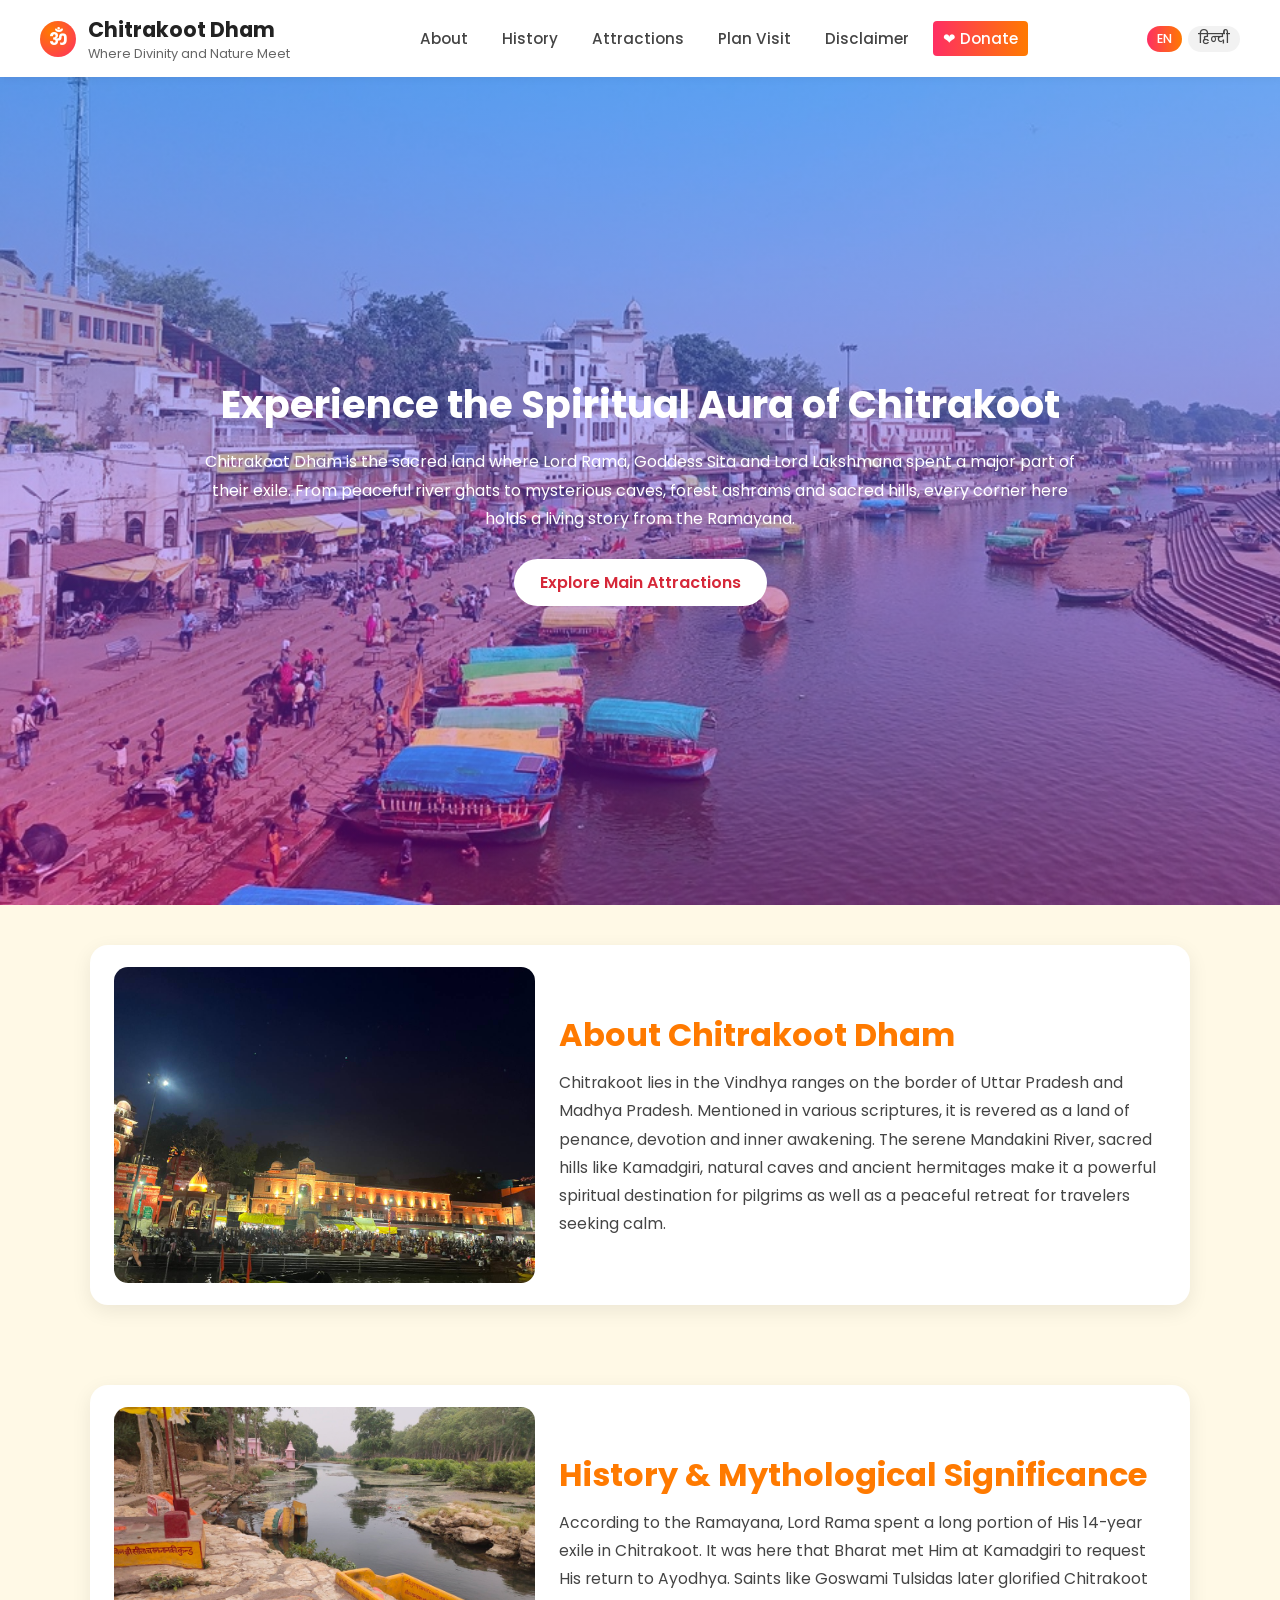
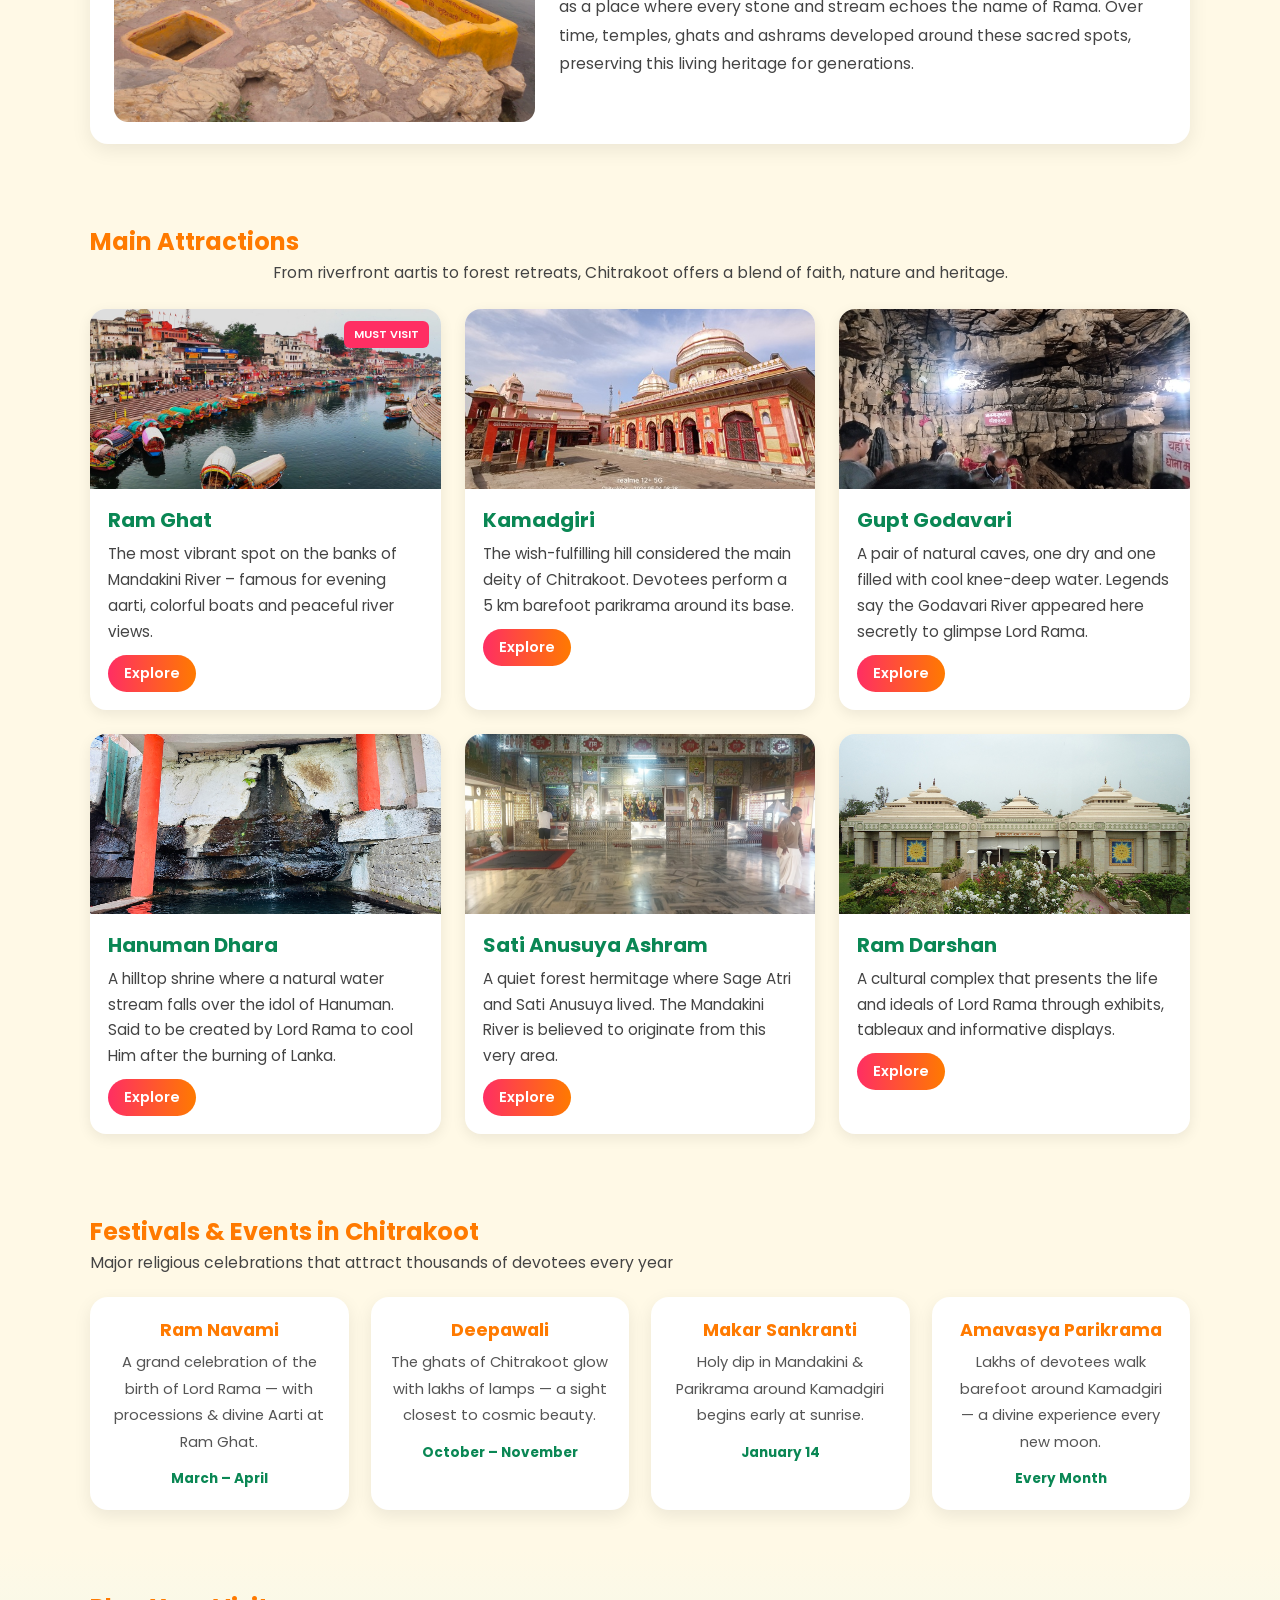
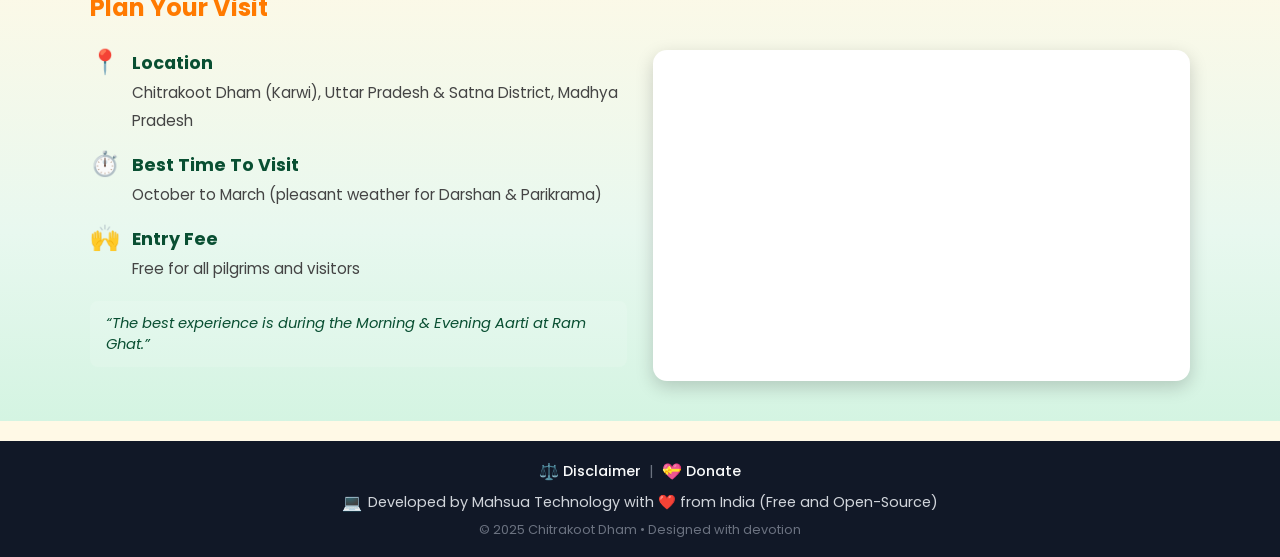
<file: index.html>
<!DOCTYPE html>
<html lang="en">
<head>
  <meta charset="UTF-8" />
  <title>Chitrakoot Dham – Ram Ghat, Kamadgiri, Gupt Godavari & Holy Places</title>
    
  <!-- Google Ads -->
  <script async src="https://pagead2.googlesyndication.com/pagead/js/adsbygoogle.js?client=ca-pub-9351361840615541" crossorigin="anonymous"></script>
  <meta name="google-adsense-account" content="ca-pub-9351361840615541">
  <!-- Google tag (gtag.js) -->
  <script async src="https://www.googletagmanager.com/gtag/js?id=G-QFQ0HMKTFY"></script>
  <script>
    window.dataLayer = window.dataLayer || [];
    function gtag(){dataLayer.push(arguments);}
    gtag('js', new Date());

    gtag('config', 'G-QFQ0HMKTFY');
  </script>
  <!-- Meta Tags -->
  <meta name="viewport" content="width=device-width, initial-scale=1.0" />
  <meta name="description"
        content="Plan your visit to Chitrakoot Dham – explore Ram Ghat, Kamadgiri Parikrama, Gupt Godavari caves, Hanuman Dhara, Sati Anusuya Ashram and Ram Darshan with maps, legends and travel tips." />

  <!-- Canonical URL -->
  <link rel="canonical" href="https://chitrakoot.mahsua.com/" />

  <!-- Favicon (optional, if you have it) -->
  <!-- <link rel="icon" type="image/png" href="assets/images/favicon.png" /> -->

  <!-- Open Graph (for social sharing / WhatsApp / FB) -->
  <meta property="og:type" content="website" />
  <meta property="og:title" content="Chitrakoot Dham – Holy Land of Lord Rama" />
  <meta property="og:description"
        content="Discover the sacred ghats, hills, caves and ashrams of Chitrakoot Dham with bilingual guides in English and Hindi." />
  <meta property="og:url" content="https://chitrakoot.mahsua.com/" />
  <meta property="og:image" content="https://chitrakoot.mahsua.com/assets/images/og-chitrakoot.jpg" />

  <!-- Twitter Card -->
  <meta name="twitter:card" content="summary_large_image" />
  <meta name="twitter:title" content="Chitrakoot Dham – Holy Land of Lord Rama" />
  <meta name="twitter:description"
        content="Explore Ram Ghat, Kamadgiri, Gupt Godavari, Hanuman Dhara and more with Mahsua’s free Chitrakoot guide." />
  <meta name="twitter:image" content="https://chitrakoot.mahsua.com/assets/images/og-chitrakoot.jpg" />

  <link rel="stylesheet" href="assets/css/style.css" />

  <!-- Structured Data (WebSite + TouristDestination) -->
  <script type="application/ld+json">
  {
    "@context": "https://schema.org",
    "@graph": [
      {
        "@type": "WebSite",
        "@id": "https://chitrakoot.mahsua.com/#website",
        "url": "https://chitrakoot.mahsua.com/",
        "name": "Chitrakoot Dham",
        "description": "Bilingual guide to Chitrakoot Dham with details on Ram Ghat, Kamadgiri, Gupt Godavari and other holy places.",
        "inLanguage": "hi-IN",
        "publisher": {
          "@type": "Organization",
          "name": "Mahsua Technology",
          "url": "https://technology.mahsua.com"
        }
      },
      {
        "@type": "TouristDestination",
        "@id": "https://chitrakoot.mahsua.com/#destination",
        "name": "Chitrakoot Dham",
        "description": "Sacred pilgrimage town associated with Lord Rama, located on the banks of the Mandakini River.",
        "url": "https://chitrakoot.mahsua.com/",
        "image": "https://chitrakoot.mahsua.com/assets/images/ram-ghat.jpg",
        "geo": {
          "@type": "GeoCoordinates",
          "latitude": 25.17,
          "longitude": 80.86
        },
        "address": {
          "@type": "PostalAddress",
          "addressLocality": "Chitrakoot (Karwi)",
          "addressRegion": "Uttar Pradesh / Madhya Pradesh",
          "addressCountry": "IN"
        },
        "sameAs": [
          "https://technology.mahsua.com"
        ]
      }
    ]
  }
  </script>
</head>

<body>

  <!-- TOP BAR -->
  <header class="topbar">
    <!-- Brand -->
    <a href="./index.html" class="brand">
      <div class="brand-logo">ॐ</div>
      <div class="brand-text">
        <span class="brand-title">Chitrakoot Dham</span>
        <span class="brand-subtitle">Where Divinity and Nature Meet</span>
      </div>
    </a>

    <!-- Hamburger for mobile -->
    <button class="menu-toggle" type="button" aria-label="Toggle navigation" onclick="toggleMenu()">
      <span class="chevron"></span>
    </button>

    <!-- Main navigation (links + donate) -->
    <nav class="main-nav">
      <a href="#about">About</a>
      <a href="#history">History</a>
      <a href="#attractions">Attractions</a>
      <a href="#plan-visit">Plan Visit</a>
      <a href="./pages/disclaimer.html">Disclaimer</a>
      <a href="https://technology.mahsua.com/pages/donate.html" class="btn-nav">❤ Donate</a>
    </nav>

    <!-- Language toggle (stays OUTSIDE the hamburger menu) -->
    <div class="lang-toggle">
      <button class="lang-btn lang-en active" type="button" onclick="setLanguage('en')">EN</button>
      <button class="lang-btn lang-hi" type="button" onclick="setLanguage('hi')">हिन्दी</button>
    </div>
  </header>

  <main>

    <!-- HERO SECTION -->
    <section class="hero" id="hero">
      <div class="hero-inner">
        <h1 id="hero-title">Experience the Spiritual Aura of Chitrakoot</h1>
        <p id="hero-text">
          Chitrakoot Dham is the sacred land where Lord Rama, Goddess Sita and
          Lord Lakshmana spent a major part of their exile. From peaceful river
          ghats to mysterious caves, forest ashrams and sacred hills, every
          corner here holds a living story from the Ramayana.
        </p>
        <a class="btn-hero" id="hero-btn" href="#attractions">Explore Main Attractions</a>
      </div>
    </section>

    <!-- ABOUT SECTION -->
    <section class="section" id="about">
      <div class="section-inner">
        <div class="split-card fade-in">
          <div class="split-card-image">
            <img src="./assets/images/about-chitrakoot.jpg" alt="Chitrakoot landscape">
          </div>
          <div class="split-card-content">
            <h2 id="about-heading">About Chitrakoot Dham</h2>
            <p id="about-text">
              Chitrakoot lies in the Vindhya ranges on the border of Uttar Pradesh
              and Madhya Pradesh. Mentioned in various scriptures, it is revered as
              a land of penance, devotion and inner awakening. The serene Mandakini
              River, sacred hills like Kamadgiri, natural caves and ancient
              hermitages make it a powerful spiritual destination for pilgrims as
              well as a peaceful retreat for travelers seeking calm.
            </p>
          </div>
        </div>
      </div>
    </section>
    <script async src="https://pagead2.googlesyndication.com/pagead/js/adsbygoogle.js?client=ca-pub-9351361840615541"
        crossorigin="anonymous"></script>
    <!-- Horizontal Full Size -->
    <ins class="adsbygoogle"
        style="display:block"
        data-ad-client="ca-pub-9351361840615541"
        data-ad-slot="5893405602"
        data-ad-format="auto"
        data-full-width-responsive="true"></ins>
    <script>
        (adsbygoogle = window.adsbygoogle || []).push({});
    </script>
    <!-- HISTORY SECTION -->
    <section class="section" id="history">
      <div class="section-inner">
        <div class="split-card fade-in">
          <div class="split-card-image">
            <img src="./assets/images/history-chitrakoot.jpg" alt="History of Chitrakoot">
          </div>
          <div class="split-card-content">
            <h2 id="history-heading">History & Mythological Significance</h2>
            <p id="history-text">
              According to the Ramayana, Lord Rama spent a long portion of His
              14-year exile in Chitrakoot. It was here that Bharat met Him at
              Kamadgiri to request His return to Ayodhya. Saints like Goswami
              Tulsidas later glorified Chitrakoot as a place where every stone and
              stream echoes the name of Rama. Over time, temples, ghats and
              ashrams developed around these sacred spots, preserving this living
              heritage for generations.
            </p>
          </div>
        </div>
      </div>
    </section>

    <!-- ATTRACTIONS SECTION -->
    <section class="section" id="attractions">
      <div class="section-inner">
        <h2 id="attractions-heading">Main Attractions</h2>
        <p class="section-subtitle" id="attractions-subtitle">
          From riverfront aartis to forest retreats, Chitrakoot offers a blend
          of faith, nature and heritage.
        </p>

        <div class="cards-grid">

          <!-- Ram Ghat -->
          <article class="card fade-in">
            <span class="badge">MUST VISIT</span>
            <img src="./assets/images/ram-ghat.jpg" alt="Ram Ghat, Chitrakoot" />
            <div class="card-content">
              <h3 id="card-ram-title">Ram Ghat</h3>
              <p id="card-ram-text">
                The most vibrant spot on the banks of Mandakini River – famous
                for evening aarti, colorful boats and peaceful river views.
              </p>
              <a class="btn" href="./pages/ram-ghat.html">Explore</a>
            </div>
          </article>

          <!-- Kamadgiri -->
          <article class="card fade-in">
            <img src="./assets/images/kamadgiri.jpg" alt="Kamadgiri Hill" />
            <div class="card-content">
              <h3 id="card-kam-title">Kamadgiri</h3>
              <p id="card-kam-text">
                The wish-fulfilling hill considered the main deity of
                Chitrakoot. Devotees perform a 5 km barefoot parikrama
                around its base.
              </p>
              <a class="btn" href="./pages/kamadgiri.html">Explore</a>
            </div>
          </article>

          <!-- Gupt Godavari -->
          <article class="card fade-in">
            <img src="./assets/images/gupt-godavari.jpg" alt="Gupt Godavari Caves" />
            <div class="card-content">
              <h3 id="card-gupt-title">Gupt Godavari</h3>
              <p id="card-gupt-text">
                A pair of natural caves, one dry and one filled with cool
                knee-deep water. Legends say the Godavari River appeared here
                secretly to glimpse Lord Rama.
              </p>
              <a class="btn" href="./pages/gupt-godavari.html">Explore</a>
            </div>
          </article>

          <!-- Hanuman Dhara -->
          <article class="card fade-in">
            <img src="./assets/images/hanuman-dhara.jpg" alt="Hanuman Dhara" />
            <div class="card-content">
              <h3 id="card-han-title">Hanuman Dhara</h3>
              <p id="card-han-text">
                A hilltop shrine where a natural water stream falls over the
                idol of Hanuman. Said to be created by Lord Rama to cool
                Him after the burning of Lanka.
              </p>
              <a class="btn" href="./pages/hanuman-dhara.html">Explore</a>
            </div>
          </article>

          <!-- Sati Anusuya -->
          <article class="card fade-in">
            <img src="./assets/images/sati-anusuya.jpg" alt="Sati Anusuya Ashram" />
            <div class="card-content">
              <h3 id="card-sati-title">Sati Anusuya Ashram</h3>
              <p id="card-sati-text">
                A quiet forest hermitage where Sage Atri and Sati Anusuya
                lived. The Mandakini River is believed to originate from
                this very area.
              </p>
              <a class="btn" href="./pages/sati-anusuya.html">Explore</a>
            </div>
          </article>

          <!-- Ram Darshan -->
          <article class="card fade-in">
            <img src="./assets/images/ram-darshan.jpg" alt="Ram Darshan" />
            <div class="card-content">
              <h3 id="card-rd-title">Ram Darshan</h3>
              <p id="card-rd-text">
                A cultural complex that presents the life and ideals of
                Lord Rama through exhibits, tableaux and informative displays.
              </p>
              <a class="btn" href="./pages/ram-darshan.html">Explore</a>
            </div>
          </article>

        </div>
      </div>
    </section>
    <script async src="https://pagead2.googlesyndication.com/pagead/js/adsbygoogle.js?client=ca-pub-9351361840615541"
        crossorigin="anonymous"></script>
    <!-- Horizontal Full Size -->
    <ins class="adsbygoogle"
        style="display:block"
        data-ad-client="ca-pub-9351361840615541"
        data-ad-slot="5893405602"
        data-ad-format="auto"
        data-full-width-responsive="true"></ins>
    <script>
        (adsbygoogle = window.adsbygoogle || []).push({});
    </script>
    <!-- FESTIVAL SECTION -->
    <section class="section" id="festivals">
      <div class="section-inner fade-in">
        <h2 id="festival-heading">Festivals & Events in Chitrakoot</h2>
        <p id="festival-subtitle">Major religious celebrations that attract thousands of devotees every year</p>

        <div class="festival-grid">

          <div class="festival-card">
            <h3 id="fest-1-title">Ram Navami</h3>
            <p id="fest-1-text">A grand celebration of the birth of Lord Rama — with processions & divine Aarti at Ram Ghat.</p>
            <span class="fest-time" id="fest-1-time">March – April</span>
          </div>

          <div class="festival-card">
            <h3 id="fest-2-title">Deepawali</h3>
            <p id="fest-2-text">The ghats of Chitrakoot glow with lakhs of lamps — a sight closest to cosmic beauty.</p>
            <span class="fest-time" id="fest-2-time">October – November</span>
          </div>

          <div class="festival-card">
            <h3 id="fest-3-title">Makar Sankranti</h3>
            <p id="fest-3-text">Holy dip in Mandakini & Parikrama around Kamadgiri begins early at sunrise.</p>
            <span class="fest-time" id="fest-3-time">January 14</span>
          </div>

          <div class="festival-card">
            <h3 id="fest-4-title">Amavasya Parikrama</h3>
            <p id="fest-4-text">Lakhs of devotees walk barefoot around Kamadgiri — a divine experience every new moon.</p>
            <span class="fest-time" id="fest-4-time">Every Month</span>
          </div>

        </div>
      </div>
    </section>

    <!-- PLAN VISIT SECTION -->
    <section class="section plan-visit" id="plan-visit">
      <div class="section-inner">

        <h2 id="plan-heading">Plan Your Visit</h2>

        <div class="visit-grid fade-in">

          <!-- Left Info -->
          <div class="visit-info">
            <div class="info-item">
              <span class="icon">📍</span>
              <div>
                <h4 id="loc-heading">Location</h4>
                <p id="loc-text">
                  Chitrakoot Dham (Karwi), Uttar Pradesh & Satna District, Madhya Pradesh
                </p>
              </div>
            </div>

            <div class="info-item">
              <span class="icon">⏱️</span>
              <div>
                <h4 id="time-heading">Best Time To Visit</h4>
                <p id="time-text">
                  October to March (pleasant weather for Darshan & Parikrama)
                </p>
              </div>
            </div>

            <div class="info-item">
              <span class="icon">🙌</span>
              <div>
                <h4 id="fee-heading">Entry Fee</h4>
                <p id="fee-text">
                  Free for all pilgrims and visitors
                </p>
              </div>
            </div>

            <div class="visit-tip" id="tip-text">
              “The best experience is during the Morning & Evening Aarti at Ram Ghat.”
            </div>
          </div>

          <!-- Map Right Side -->
          <div class="visit-map">
            <iframe
              src="https://www.google.com/maps/embed?pb=!1m18!1m12!1m3!1d57775.817076157866!2d80.81641541056347!3d25.169863881945837!2m3!1f0!2f0!3f0!3m2!1i1024!2i768!4f13.1!3m3!1m2!1s0x3984a635ac470c09%3A0xf77828392d478da7!2sChitrakoot%2C%20Madhya%20Pradesh!5e0!3m2!1sen!2sin!4v1764733643928!5m2!1sen!2sin"
              width="100%" height="300" style="border:0;" allowfullscreen=""
              loading="lazy" referrerpolicy="no-referrer-when-downgrade">
            </iframe>
          </div>

        </div>

      </div>
    </section>

  </main>

  <!-- FOOTER -->
  <footer class="site-footer">
    <div class="footer-inner">

      <div class="footer-links">
        <a href="./pages/disclaimer.html">
          <span class="footer-icon">⚖️</span>
          <span id="footer-disclaimer">Disclaimer</span>
        </a>
        <span class="footer-sep">|</span>
        <a href="https://technology.mahsua.com/pages/free-services.html">
          <span class="footer-icon">💝</span>
          <span id="footer-donate">Donate</span>
        </a>
      </div>

      <div class="footer-meta">
        <span class="footer-icon">💻</span>
        <span id="footer-dev-text">
          Developed by <a href="https://technology.mahsua.com" target="_blank" rel="noopener">Mahsua Technology</a>
          with ❤️ from India (Free and Open-Source)
        </span>
      </div>

      <div class="footer-copy">
        <span id="footer-copy">© 2025 Chitrakoot Dham • Designed with devotion</span>
      </div>

    </div>
  </footer>

  <script>
    // MOBILE NAV TOGGLE
    function toggleMenu() {
      const nav = document.querySelector('.main-nav');
      const menuBtn = document.querySelector('.menu-toggle');

      nav.classList.toggle('open');
      menuBtn.classList.toggle('open');
    }

    // Text translations
    const translations = {
      en: {
        'hero-title': 'Experience the Spiritual Aura of Chitrakoot',
        'hero-text': 'Chitrakoot Dham is the sacred land where Lord Rama, Goddess Sita and Lord Lakshmana spent a major part of their exile. From peaceful river ghats to mysterious caves, forest ashrams and sacred hills, every corner here holds a living story from the Ramayana.',
        'hero-btn': 'Explore Main Attractions',

        'about-heading': 'About Chitrakoot Dham',
        'about-text': 'Chitrakoot lies in the Vindhya ranges on the border of Uttar Pradesh and Madhya Pradesh. Mentioned in various scriptures, it is revered as a land of penance, devotion and inner awakening. The serene Mandakini River, sacred hills like Kamadgiri, natural caves and ancient hermitages make it a powerful spiritual destination for pilgrims as well as a peaceful retreat for travelers seeking calm.',

        'history-heading': 'History & Mythological Significance',
        'history-text': 'According to the Ramayana, Lord Rama spent a long portion of His 14-year exile in Chitrakoot. It was here that Bharat met Him at Kamadgiri to request His return to Ayodhya. Saints like Goswami Tulsidas later glorified Chitrakoot as a place where every stone and stream echoes the name of Rama. Over time, temples, ghats and ashrams developed around these sacred spots, preserving this living heritage for generations.',

        'attractions-heading': 'Main Attractions',
        'attractions-subtitle': 'From riverfront aartis to forest retreats, Chitrakoot offers a blend of faith, nature and heritage.',

        'card-ram-title': 'Ram Ghat',
        'card-ram-text': 'The most vibrant spot on the banks of Mandakini River – famous for evening aarti, colorful boats and peaceful river views.',

        'card-kam-title': 'Kamadgiri',
        'card-kam-text': 'The wish-fulfilling hill considered the main deity of Chitrakoot. Devotees perform a 5 km barefoot parikrama around its base.',

        'card-gupt-title': 'Gupt Godavari',
        'card-gupt-text': 'A pair of natural caves, one dry and one filled with cool knee-deep water. Legends say the Godavari River appeared here secretly to glimpse Lord Rama.',

        'card-han-title': 'Hanuman Dhara',
        'card-han-text': 'A hilltop shrine where a natural water stream falls over the idol of Hanuman. Said to be created by Lord Rama to cool Him after the burning of Lanka.',

        'card-sati-title': 'Sati Anusuya Ashram',
        'card-sati-text': 'A quiet forest hermitage where Sage Atri and Sati Anusuya lived. The Mandakini River is believed to originate from this very area.',

        'card-rd-title': 'Ram Darshan',
        'card-rd-text': 'A cultural complex that presents the life and ideals of Lord Rama through exhibits, tableaux and informative displays.',

        'plan-heading': 'Plan Your Visit',
        'loc-heading': 'Location',
        'loc-text': 'Chitrakoot Dham (Karwi), Uttar Pradesh & Satna District, Madhya Pradesh',
        'time-heading': 'Best Time To Visit',
        'time-text': 'October to March (pleasant weather for Darshan & Parikrama)',
        'fee-heading': 'Entry Fee',
        'fee-text': 'Free for all pilgrims and visitors',
        'tip-text': '“The best experience is during the Morning & Evening Aarti at Ram Ghat.”',
        // FESTIVALS
        'festival-heading': 'Festivals & Events in Chitrakoot',
        'festival-subtitle': 'Major religious celebrations that attract thousands of devotees every year',

        'fest-1-title': 'Ram Navami',
        'fest-1-text': 'A grand celebration of the birth of Lord Rama — with processions & divine Aarti at Ram Ghat.',
        'fest-1-time': 'March – April',

        'fest-2-title': 'Deepawali',
        'fest-2-text': 'The ghats of Chitrakoot glow with lakhs of lamps — a sight closest to cosmic beauty.',
        'fest-2-time': 'October – November',

        'fest-3-title': 'Makar Sankranti',
        'fest-3-text': 'Holy dip in Mandakini & Parikrama around Kamadgiri begins early at sunrise.',
        'fest-3-time': 'January 14',

        'fest-4-title': 'Amavasya Parikrama',
        'fest-4-text': 'Lakhs of devotees walk barefoot around Kamadgiri — a divine experience every new moon.',
        'fest-4-time': 'Every Month',
        // FOOTER
        'footer-disclaimer': 'Disclaimer',
        'footer-donate': 'Donate',
        'footer-dev-text': 'Developed by Mahsua Technology with ❤️ from India (Free and Open-Source)',
        'footer-copy': '© 2025 Chitrakoot Dham • Designed with devotion'


      },

      hi: {
        'hero-title': 'चित्रकूट की आध्यात्मिक आभा का अनुभव करें',
        'hero-text': 'चित्रकूट धाम वह पावन भूमि है जहाँ भगवान श्रीराम, माता सीता और लक्ष्मण जी ने अपने वनवास का एक बड़ा हिस्सा व्यतीत किया। शांत नदी घाटों से लेकर रहस्यमयी गुफाओं, वन आश्रमों और पवित्र पहाड़ियों तक, यहाँ का हर कोना रामायण की जीवंत कहानी सुनाता है।',
        'hero-btn': 'मुख्य स्थलों को देखें',

        'about-heading': 'चित्रकूट धाम के बारे में',
        'about-text': 'चित्रकूट, उत्तर प्रदेश और मध्य प्रदेश की सीमा पर विंध्याचल की पर्वतमाला में स्थित है। विभिन्न शास्त्रों में वर्णित यह स्थान तप, भक्ति और आंतरिक जागृति की भूमि माना जाता है। मंदाकिनी नदी, कामदगिरि जैसी पवित्र पहाड़ियाँ, प्राकृतिक गुफाएँ और प्राचीन आश्रम इसे श्रद्धालुओं के लिए एक शक्तिशाली आध्यात्मिक स्थल और यात्रियों के लिए एक शांतिदायक स्थान बनाते हैं।',

        'history-heading': 'इतिहास और पौराणिक महत्व',
        'history-text': 'रामायण के अनुसार, भगवान श्रीराम ने अपने 14 वर्ष के वनवास का एक लंबा समय चित्रकूट में बिताया। यहीं पर भरत जी कामदगिरि पर श्रीराम से मिलने आए थे, उन्हें अयोध्या लौटने के लिए निवेदन करने। गोस्वामी तुलसीदास जैसे संतों ने चित्रकूट की महिमा का विस्तार से वर्णन किया और इसे ऐसा स्थान बताया जहाँ पत्थर-पत्थर और जल की हर धारा “राम” नाम का जप करती है। समय के साथ यहाँ मंदिर, घाट और आश्रम विकसित हुए, जिन्होंने इस जीवंत विरासत को पीढ़ियों तक सँजोकर रखा है।',

        'attractions-heading': 'मुख्य दर्शनीय स्थल',
        'attractions-subtitle': 'नदी किनारे की आरतियों से लेकर वन आश्रमों तक, चित्रकूट आस्था, प्रकृति और विरासत का सुंदर संगम प्रस्तुत करता है।',

        'card-ram-title': 'राम घाट',
        'card-ram-text': 'मंदाकिनी नदी के किनारे स्थित चित्रकूट का सबसे जीवंत स्थल – जहाँ शाम की आरती, रंग-बिरंगी नावें और शांत नदी-दृश्य मन को मंत्रमुग्ध कर देते हैं।',

        'card-kam-title': 'कामदगिरि',
        'card-kam-text': 'इच्छा पूर्ण करने वाली यह पवित्र पहाड़ी चित्रकूट की मुख्य देवता मानी जाती है। श्रद्धालु इसकी परिक्रमा लगभग 5 किलोमीटर नंगे पाँव पैदल चलते हुए करते हैं।',

        'card-gupt-title': 'गुप्त गोदावरी',
        'card-gupt-text': 'प्राकृतिक गुफाओं की एक जोड़ी – एक सूखी और दूसरी ठंडे, घुटने तक पानी से भरी। मान्यता है कि गोदावरी नदी यहाँ गुप्त रूप से श्रीराम के दर्शन करने प्रकट हुई थी।',

        'card-han-title': 'हनुमान धारा',
        'card-han-text': 'पहाड़ी की चोटी पर स्थित यह मंदिर, जहाँ चट्टान से निकलती जलधारा सीधे हनुमान जी की मूर्ति पर गिरती है। माना जाता है कि लंका दहन के बाद उनके ताप को शांत करने हेतु यह धारा श्रीराम ने प्रकट की।',

        'card-sati-title': 'सती अनुसूया आश्रम',
        'card-sati-text': 'घने जंगलों के बीच स्थित यह शांत वन–आश्रम, जहाँ ऋषि अत्रि और सती अनुसूया का निवास माना जाता है। मंदाकिनी नदी का उद्गम क्षेत्र भी इसी क्षेत्र से जुड़ा माना जाता है।',

        'card-rd-title': 'राम दर्शन',
        'card-rd-text': 'एक सांस्कृतिक परिसर जहाँ रामायण की कथा को प्रदर्शनी, झाँकियों और जानकारीपूर्ण प्रदर्शन के माध्यम से जीवन–मूल्यों के साथ प्रस्तुत किया गया है।',

        'plan-heading': 'यात्रा की योजना बनाएं',
        'loc-heading': 'स्थान',
        'loc-text': 'चित्रकूट धाम (करवी), उत्तर प्रदेश एवं सतना जिला, मध्य प्रदेश',
        'time-heading': 'घूमने का सर्वोत्तम समय',
        'time-text': 'अक्टूबर से मार्च (दर्शन और परिक्रमा के लिए सुहावना मौसम)',
        'fee-heading': 'प्रवेश शुल्क',
        'fee-text': 'सभी श्रद्धालुओं और पर्यटकों के लिए निःशुल्क',
        'tip-text': '“सबसे सुंदर अनुभव राम घाट पर प्रातः और सायंकाल की आरती के समय मिलता है।”',
        // FESTIVALS - HINDI
        'festival-heading': 'चित्रकूट के प्रमुख पर्व और आयोजन',
        'festival-subtitle': 'हर वर्ष लाखों श्रद्धालुओं को आकर्षित करने वाले पावन उत्सव',

        'fest-1-title': 'राम नवमी',
        'fest-1-text': 'श्रीराम जन्मोत्सव — राम घाट पर भव्य शोभायात्राएँ और दिव्य आरती होती है।',
        'fest-1-time': 'मार्च – अप्रैल',

        'fest-2-title': 'दीपावली',
        'fest-2-text': 'चित्रकूट के घाट लाखों दीपों से जगमगा उठते हैं — अलौकिक सौंदर्य का दर्शन।',
        'fest-2-time': 'अक्टूबर – नवंबर',

        'fest-3-title': 'मकर संक्रान्ति',
        'fest-3-text': 'मंदाकिनी में पवित्र स्नान और कामदगिरि परिक्रमा का शुभारंभ।',
        'fest-3-time': '14 जनवरी',

        'fest-4-title': 'अमावस्या परिक्रमा',
        'fest-4-text': 'हर अमावस्या को लाखों श्रद्धालु नंगे पाँव कामदगिरि की परिक्रमा करते हैं।',
        'fest-4-time': 'प्रत्येक माह',
                // FOOTER - HINDI
        'footer-disclaimer': 'अस्वीकरण',
        'footer-donate': 'दान',
        'footer-dev-text': '"महसुआ टेक्नोलॉजी" द्वारा बनाया गया भारत देश के प्यार में (निःशुल्क और मुक्त)',
        'footer-copy': '© 2025 चित्रकूट धाम • श्रद्धा के साथ निर्मित'
      }
    };

    function setLanguage(lang) {
      const set = translations[lang];
      if (!set) return;

      Object.keys(set).forEach(id => {
        const el = document.getElementById(id);
        if (el) el.textContent = set[id];
      });

      document.documentElement.lang = lang === 'hi' ? 'hi' : 'en';

      document.querySelector('.lang-en').classList.toggle('active', lang === 'en');
      document.querySelector('.lang-hi').classList.toggle('active', lang === 'hi');
    }

    document.addEventListener('DOMContentLoaded', () => {
      // default to English
      setLanguage('en');

      // Fade-in on scroll
      const observer = new IntersectionObserver((entries, obs) => {
        entries.forEach(entry => {
          if (entry.isIntersecting) {
            entry.target.classList.add('visible');
            obs.unobserve(entry.target);
          }
        });
      }, { threshold: 0.15 });

      document.querySelectorAll('.fade-in').forEach(el => observer.observe(el));
    });
  </script>

</body>
</html>
</file>
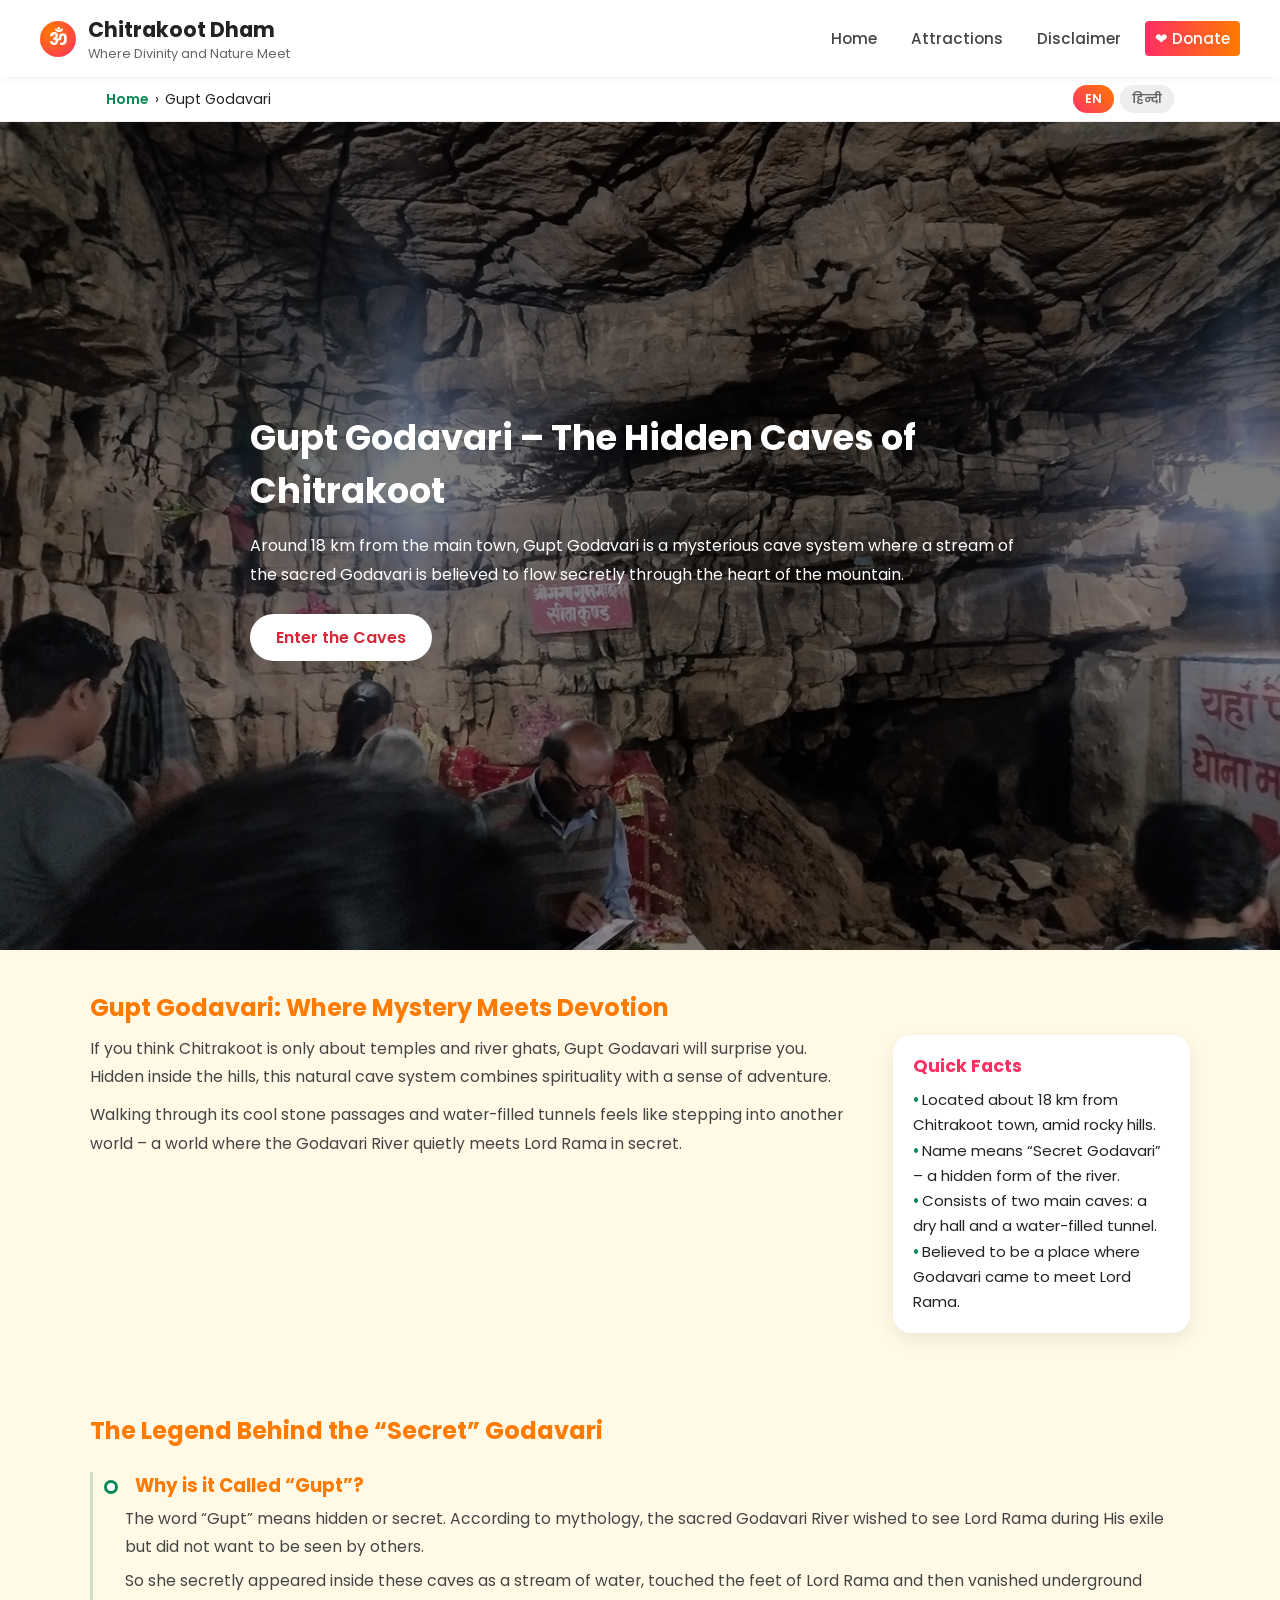
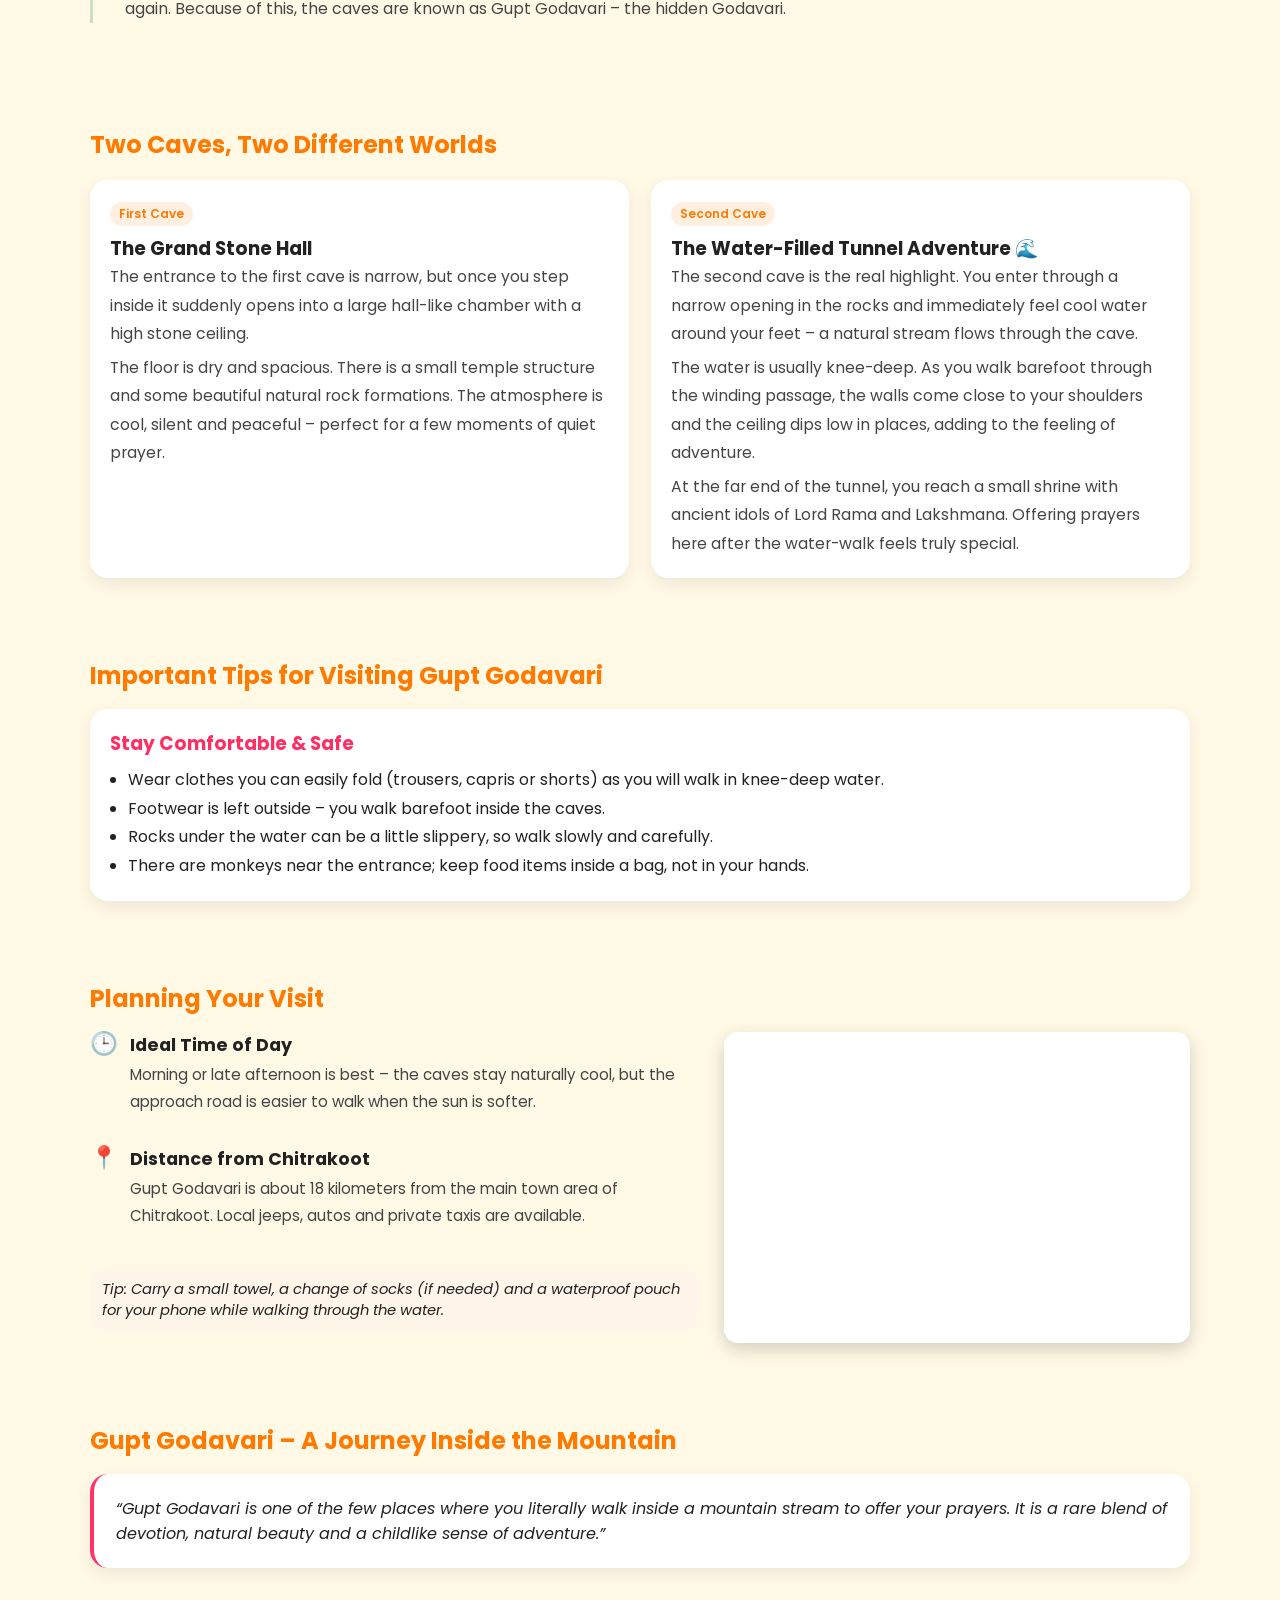
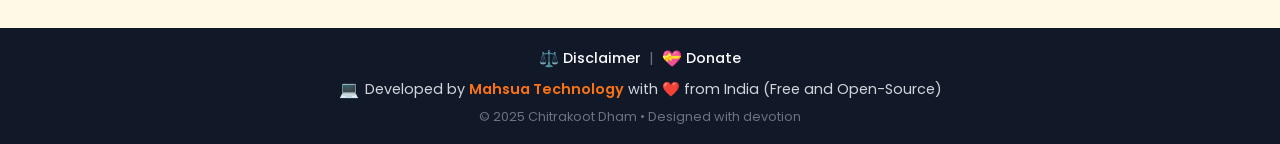
<file: pages/gupt-godavari.html>
<!DOCTYPE html>
<html lang="en">
<head>
  <meta charset="UTF-8" />
  <title>Gupt Godavari Caves, Chitrakoot – Hidden Stream & Cave Walk</title>
    
  <!-- Google Ads -->
  <script async src="https://pagead2.googlesyndication.com/pagead/js/adsbygoogle.js?client=ca-pub-9351361840615541" crossorigin="anonymous"></script>
  <meta name="google-adsense-account" content="ca-pub-9351361840615541">
  <!-- Meta Tags -->
  <meta name="viewport" content="width=device-width, initial-scale=1.0" />
  <meta name="description"
        content="Explore Gupt Godavari near Chitrakoot – twin caves with a mysterious underground stream, associated with the hidden appearance of river Godavari to Lord Rama." />

  <link rel="canonical" href="https://chitrakoot.mahsua.com/pages/gupt-godavari.html" />

  <link rel="stylesheet" href="../assets/css/style.css" />
  <link rel="stylesheet" href="../assets/css/main.css" />

  <!-- Open Graph -->
  <meta property="og:type" content="article" />
  <meta property="og:title" content="Gupt Godavari Caves, Chitrakoot – Hidden Stream & Adventure" />
  <meta property="og:description"
        content="Walk inside the Gupt Godavari caves of Chitrakoot – one grand dry hall and one narrow cave with knee-deep water flowing inside." />
  <meta property="og:url" content="https://chitrakoot.mahsua.com/pages/gupt-godavari.html" />
  <meta property="og:image" content="https://chitrakoot.mahsua.com/assets/images/gupt-godavari.jpg" />

  <!-- Twitter Card -->
  <meta name="twitter:card" content="summary_large_image" />
  <meta name="twitter:title" content="Gupt Godavari Caves, Chitrakoot – Hidden Stream & Adventure" />
  <meta name="twitter:description"
        content="Plan your visit to Gupt Godavari – tips for the water cave walk, local legends and travel guidance from Chitrakoot." />
  <meta name="twitter:image" content="https://chitrakoot.mahsua.com/assets/images/gupt-godavari.jpg" />

  <!-- Structured Data: TouristAttraction + Breadcrumb -->
  <script type="application/ld+json">
  {
    "@context": "https://schema.org",
    "@graph": [
      {
        "@type": "TouristAttraction",
        "@id": "https://chitrakoot.mahsua.com/pages/gupt-godavari.html#attraction",
        "name": "Gupt Godavari Caves, Chitrakoot",
        "description": "Twin caves near Chitrakoot, one a grand dry hall and the other a narrow cave with a cool underground water stream, linked to the hidden appearance of river Godavari.",
        "url": "https://chitrakoot.mahsua.com/pages/gupt-godavari.html",
        "image": "https://chitrakoot.mahsua.com/assets/images/gupt-godavari.jpg",
        "touristType": "Pilgrim",
        "isPartOf": {
          "@id": "https://chitrakoot.mahsua.com/#destination"
        },
        "address": {
          "@type": "PostalAddress",
          "addressLocality": "Gupt Godavari, near Chitrakoot",
          "addressRegion": "Uttar Pradesh",
          "addressCountry": "IN"
        }
      },
      {
        "@type": "BreadcrumbList",
        "@id": "https://chitrakoot.mahsua.com/pages/gupt-godavari.html#breadcrumb",
        "itemListElement": [
          {
            "@type": "ListItem",
            "position": 1,
            "name": "Chitrakoot Dham",
            "item": "https://chitrakoot.mahsua.com/"
          },
          {
            "@type": "ListItem",
            "position": 2,
            "name": "Gupt Godavari",
            "item": "https://chitrakoot.mahsua.com/pages/gupt-godavari.html"
          }
        ]
      }
    ]
  }
  </script>
</head>

<body>

<!-- TOP BAR -->
<header class="topbar">
  <a href="../index.html" class="brand">
    <div class="brand-logo">ॐ</div>
    <div class="brand-text">
      <span class="brand-title">Chitrakoot Dham</span>
      <span class="brand-subtitle">Where Divinity and Nature Meet</span>
    </div>
  </a>

  <nav class="main-nav">
    <a href="../index.html">Home</a>
    <a href="../index.html#attractions">Attractions</a>
    <a href="./disclaimer.html">Disclaimer</a>
    <a href="https://technology.mahsua.com/pages/donate.html" class="btn-nav">❤ Donate</a>
  </nav>
</header>

<!-- BREADCRUMB + LANG -->
<div class="breadcrumb-bar">
  <div class="breadcrumb-inner">
    <div class="breadcrumb-left">
      <a href="../index.html" id="crumb-home">Home</a>
      <span>›</span>
      <span id="crumb-page">Gupt Godavari</span>
    </div>

    <div class="lang-toggle">
      <button class="lang-btn lang-en active" type="button" onclick="setLanguage('en')">EN</button>
      <button class="lang-btn lang-hi inactive" type="button" onclick="setLanguage('hi')">हिन्दी</button>
    </div>
  </div>
</div>

<!-- HERO -->
<section class="hero"
  style="background:linear-gradient(rgba(0,0,0,0.55),rgba(0,0,0,0.45)),url('../assets/images/gupt-godavari.jpg') center/cover no-repeat;">
  <div class="hero-inner gupt-hero">
    <h1 id="hero-title">Gupt Godavari – The Hidden Caves of Chitrakoot</h1>
    <p id="hero-text">
      Around 18 km from the main town, Gupt Godavari is a mysterious cave system
      where a stream of the sacred Godavari is believed to flow secretly through
      the heart of the mountain.
    </p>
    <a href="#intro" class="btn-hero" id="hero-btn">Enter the Caves</a>
  </div>
</section>

<main>

<!-- INTRO -->
<section class="section" id="intro">
  <div class="section-inner">
    <h2 id="intro-heading">Gupt Godavari: Where Mystery Meets Devotion</h2>

    <div class="gupt-intro-grid">
      <div class="gupt-intro-text">
        <p id="intro-p1">
          If you think Chitrakoot is only about temples and river ghats, Gupt
          Godavari will surprise you. Hidden inside the hills, this natural cave
          system combines spirituality with a sense of adventure.
        </p>
        <p id="intro-p2" style="margin-top:10px;">
          Walking through its cool stone passages and water-filled tunnels feels
          like stepping into another world – a world where the Godavari River
          quietly meets Lord Rama in secret.
        </p>
      </div>

      <aside class="gupt-facts">
        <h3 id="facts-heading">Quick Facts</h3>
        <ul>
          <li id="fact1">Located about 18 km from Chitrakoot town, amid rocky hills.</li>
          <li id="fact2">Name means “Secret Godavari” – a hidden form of the river.</li>
          <li id="fact3">Consists of two main caves: a dry hall and a water-filled tunnel.</li>
          <li id="fact4">Believed to be a place where Godavari came to meet Lord Rama.</li>
        </ul>
      </aside>
    </div>
  </div>
</section>

<!-- LEGEND / TIMELINE -->
<section class="section" id="legend">
  <div class="section-inner">
    <h2 id="legend-heading">The Legend Behind the “Secret” Godavari</h2>

    <div class="timeline">
      <div class="timeline-item">
        <span class="timeline-bullet"></span>
        <h3 id="legend1-title">Why is it Called “Gupt”?</h3>
        <p id="legend1-p1">
          The word “Gupt” means hidden or secret. According to mythology, the
          sacred Godavari River wished to see Lord Rama during His exile but did
          not want to be seen by others.
        </p>
        <p id="legend1-p2" style="margin-top:6px;">
          So she secretly appeared inside these caves as a stream of water,
          touched the feet of Lord Rama and then vanished underground again.
          Because of this, the caves are known as Gupt Godavari – the hidden
          Godavari.
        </p>
      </div>
    </div>
  </div>
</section>

<!-- EXPERIENCE: TWO CAVES -->
<section class="section" id="experience">
  <div class="section-inner">
    <h2 id="exp-heading">Two Caves, Two Different Worlds</h2>

    <div class="experience-cards">

      <article class="experience-card">
        <span class="experience-tag" id="exp1-tag">First Cave</span>
        <h3 id="exp1-title">The Grand Stone Hall</h3>
        <p id="exp1-p1">
          The entrance to the first cave is narrow, but once you step inside it
          suddenly opens into a large hall-like chamber with a high stone
          ceiling.
        </p>
        <p id="exp1-p2" style="margin-top:6px;">
          The floor is dry and spacious. There is a small temple structure and
          some beautiful natural rock formations. The atmosphere is cool,
          silent and peaceful – perfect for a few moments of quiet prayer.
        </p>
      </article>

      <article class="experience-card">
        <span class="experience-tag" id="exp2-tag">Second Cave</span>
        <h3 id="exp2-title">The Water-Filled Tunnel Adventure 🌊</h3>
        <p id="exp2-p1">
          The second cave is the real highlight. You enter through a narrow
          opening in the rocks and immediately feel cool water around your
          feet – a natural stream flows through the cave.
        </p>
        <p id="exp2-p2" style="margin-top:6px;">
          The water is usually knee-deep. As you walk barefoot through the
          winding passage, the walls come close to your shoulders and the
          ceiling dips low in places, adding to the feeling of adventure.
        </p>
        <p id="exp2-p3" style="margin-top:6px;">
          At the far end of the tunnel, you reach a small shrine with ancient
          idols of Lord Rama and Lakshmana. Offering prayers here after the
          water-walk feels truly special.
        </p>
      </article>

    </div>
  </div>
</section>
<script async src="https://pagead2.googlesyndication.com/pagead/js/adsbygoogle.js?client=ca-pub-9351361840615541"
    crossorigin="anonymous"></script>
<!-- Horizontal Full Size -->
<ins class="adsbygoogle"
    style="display:block"
    data-ad-client="ca-pub-9351361840615541"
    data-ad-slot="5893405602"
    data-ad-format="auto"
    data-full-width-responsive="true"></ins>
<script>
    (adsbygoogle = window.adsbygoogle || []).push({});
</script>
<!-- TIPS & SAFETY -->
<section class="section" id="tips">
  <div class="section-inner">
    <h2 id="tips-heading">Important Tips for Visiting Gupt Godavari</h2>

    <div class="tips-box">
      <h3 id="tips-subheading">Stay Comfortable & Safe</h3>
      <ul>
        <li id="tip1">Wear clothes you can easily fold (trousers, capris or shorts) as you will walk in knee-deep water.</li>
        <li id="tip2">Footwear is left outside – you walk barefoot inside the caves.</li>
        <li id="tip3">Rocks under the water can be a little slippery, so walk slowly and carefully.</li>
        <li id="tip4">There are monkeys near the entrance; keep food items inside a bag, not in your hands.</li>
      </ul>
    </div>
  </div>
</section>

<!-- VISIT INFO + MAP -->
<section class="section" id="visit">
  <div class="section-inner">
    <h2 id="visit-heading">Planning Your Visit</h2>

    <div class="visit-grid">
      <div class="visit-info">
        <div class="info-item">
          <span class="icon">🕒</span>
          <div>
            <h4 id="visit-time-title">Ideal Time of Day</h4>
            <p id="visit-time-text">
              Morning or late afternoon is best – the caves stay naturally cool,
              but the approach road is easier to walk when the sun is softer.
            </p>
          </div>
        </div>

        <div class="info-item">
          <span class="icon">📍</span>
          <div>
            <h4 id="visit-distance-title">Distance from Chitrakoot</h4>
            <p id="visit-distance-text">
              Gupt Godavari is about 18 kilometers from the main town area of
              Chitrakoot. Local jeeps, autos and private taxis are available.
            </p>
          </div>
        </div>

        <div class="visit-tip" id="visit-tip">
          Tip: Carry a small towel, a change of socks (if needed) and a
          waterproof pouch for your phone while walking through the water.
        </div>
      </div>

      <div class="visit-map">
        <!-- Generic Chitrakoot map – you can replace with a specific Gupt Godavari embed later -->
        <iframe src="https://www.google.com/maps/embed?pb=!1m18!1m12!1m3!1d3613.107260544152!2d80.76616997384534!3d25.098230235705024!2m3!1f0!2f0!3f0!3m2!1i1024!2i768!4f13.1!3m3!1m2!1s0x3984a72aa98ba52d%3A0xe818eabd47e3f81f!2sGupt%20Godavari%20Chitrakoot!5e0!3m2!1sen!2sin!4v1764837361104!5m2!1sen!2sin" width="600" height="450" style="border:0;" allowfullscreen="" loading="lazy" referrerpolicy="no-referrer-when-downgrade"></iframe>
      </div>
    </div>
  </div>
</section>

<!-- CLOSING -->
<section class="section">
  <div class="section-inner">
    <h2 id="closing-heading">Gupt Godavari – A Journey Inside the Mountain</h2>
    <div class="gupt-closing" id="closing-text">
      “Gupt Godavari is one of the few places where you literally walk inside a
      mountain stream to offer your prayers. It is a rare blend of devotion,
      natural beauty and a childlike sense of adventure.”
    </div>
  </div>
</section>

</main>

  <!-- FOOTER -->
  <footer class="site-footer">
    <div class="footer-inner">

      <div class="footer-links">
        <a href="./disclaimer.html">
          <span class="footer-icon">⚖️</span>
          <span id="footer-disclaimer">Disclaimer</span>
        </a>
        <span class="footer-sep">|</span>
        <a href="./donate.html">
          <span class="footer-icon">💝</span>
          <span id="footer-donate">Donate</span>
        </a>
      </div>

      <div class="footer-meta">
        <span class="footer-icon">💻</span>
        <span id="footer-dev-text">
          Developed by <a href="https://technology.mahsua.com" target="_blank" rel="noopener">Mahsua Technology</a>
          with ❤️ from India (Free and Open-Source)
        </span>
      </div>

      <div class="footer-copy">
        <span id="footer-copy">© 2025 Chitrakoot Dham • Designed with devotion</span>
      </div>

    </div>
  </footer>

<!-- LANGUAGE SCRIPT -->
<script>
  const translations = {
    en: {
      'crumb-home': 'Home',
      'crumb-page': 'Gupt Godavari',

      'hero-title': 'Gupt Godavari – The Hidden Caves of Chitrakoot',
      'hero-text': 'Around 18 km from the main town, Gupt Godavari is a mysterious cave system where a stream of the sacred Godavari is believed to flow secretly through the heart of the mountain.',
      'hero-btn': 'Enter the Caves',

      'intro-heading': 'Gupt Godavari: Where Mystery Meets Devotion',
      'intro-p1': 'If you think Chitrakoot is only about temples and river ghats, Gupt Godavari will surprise you. Hidden inside the hills, this natural cave system combines spirituality with a sense of adventure.',
      'intro-p2': 'Walking through its cool stone passages and water-filled tunnels feels like stepping into another world – a world where the Godavari River quietly meets Lord Rama in secret.',

      'facts-heading': 'Quick Facts',
      'fact1': 'Located about 18 km from Chitrakoot town, amid rocky hills.',
      'fact2': 'Name means “Secret Godavari” – a hidden form of the river.',
      'fact3': 'Consists of two main caves: a dry hall and a water-filled tunnel.',
      'fact4': 'Believed to be a place where Godavari came to meet Lord Rama.',

      'legend-heading': 'The Legend Behind the “Secret” Godavari',
      'legend1-title': 'Why is it Called “Gupt”?',
      'legend1-p1': 'The word “Gupt” means hidden or secret. According to mythology, the sacred Godavari River wished to see Lord Rama during His exile but did not want to be seen by others.',
      'legend1-p2': 'So she secretly appeared inside these caves as a stream of water, touched the feet of Lord Rama and then vanished underground again. Because of this, the caves are known as Gupt Godavari – the hidden Godavari.',

      'exp-heading': 'Two Caves, Two Different Worlds',
      'exp1-tag': 'First Cave',
      'exp1-title': 'The Grand Stone Hall',
      'exp1-p1': 'The entrance to the first cave is narrow, but once you step inside it suddenly opens into a large hall-like chamber with a high stone ceiling.',
      'exp1-p2': 'The floor is dry and spacious. There is a small temple structure and some beautiful natural rock formations. The atmosphere is cool, silent and peaceful – perfect for a few moments of quiet prayer.',
      'exp2-tag': 'Second Cave',
      'exp2-title': 'The Water-Filled Tunnel Adventure 🌊',
      'exp2-p1': 'The second cave is the real highlight. You enter through a narrow opening in the rocks and immediately feel cool water around your feet – a natural stream flows through the cave.',
      'exp2-p2': 'The water is usually knee-deep. As you walk barefoot through the winding passage, the walls come close to your shoulders and the ceiling dips low in places, adding to the feeling of adventure.',
      'exp2-p3': 'At the far end of the tunnel, you reach a small shrine with ancient idols of Lord Rama and Lakshmana. Offering prayers here after the water-walk feels truly special.',

      'tips-heading': 'Important Tips for Visiting Gupt Godavari',
      'tips-subheading': 'Stay Comfortable & Safe',
      'tip1': 'Wear clothes you can easily fold (trousers, capris or shorts) as you will walk in knee-deep water.',
      'tip2': 'Footwear is left outside – you walk barefoot inside the caves.',
      'tip3': 'Rocks under the water can be a little slippery, so walk slowly and carefully.',
      'tip4': 'There are monkeys near the entrance; keep food items inside a bag, not in your hands.',

      'visit-heading': 'Planning Your Visit',
      'visit-time-title': 'Ideal Time of Day',
      'visit-time-text': 'Morning or late afternoon is best – the caves stay naturally cool, but the approach road is easier to walk when the sun is softer.',
      'visit-distance-title': 'Distance from Chitrakoot',
      'visit-distance-text': 'Gupt Godavari is about 18 kilometers from the main town area of Chitrakoot. Local jeeps, autos and private taxis are available.',
      'visit-tip': 'Tip: Carry a small towel, a change of socks (if needed) and a waterproof pouch for your phone while walking through the water.',

      'closing-heading': 'Gupt Godavari – A Journey Inside the Mountain',
      'closing-text': '“Gupt Godavari is one of the few places where you literally walk inside a mountain stream to offer your prayers. It is a rare blend of devotion, natural beauty and a childlike sense of adventure.”'
    },

    hi: {
      'crumb-home': 'मुखपृष्ठ',
      'crumb-page': 'गुप्त गोदावरी',

      'hero-title': 'गुप्त गोदावरी – चित्रकूट की रहस्यमयी गुफाएँ',
      'hero-text': 'मुख्य नगर से लगभग 18 किलोमीटर दूर स्थित गुप्त गोदावरी एक अद्भुत गुफा–समूह है जहाँ माना जाता है कि पावन गोदावरी नदी पहाड़ के भीतर से गोपनीय रूप से बहती है।',
      'hero-btn': 'गुफाओं में प्रवेश करें',

      'intro-heading': 'गुप्त गोदावरी: रहस्य और भक्ति का मेल',
      'intro-p1': 'यदि आप सोचते हैं कि चित्रकूट केवल मंदिरों और घाटों तक सीमित है, तो गुप्त गोदावरी आपको आश्चर्य में डाल देगी। पहाड़ियों के भीतर स्थित यह प्राकृतिक गुफा–समूह आध्यात्मिकता के साथ रोमांच का अनोखा अनुभव कराता है।',
      'intro-p2': 'ठंडी चट्टानी सुरंगों और पानी से भरी सँकरी गलियों से होकर गुजरना ऐसा लगता है मानो किसी दूसरी ही दुनिया में प्रवेश कर रहे हों – जहाँ गोदावरी नदी चुपचाप आकर वनवासी राम के चरण स्पर्श करती है।',

      'facts-heading': 'मुख्य विशेषताएँ',
      'fact1': 'चित्रकूट नगर से लगभग 18 किलोमीटर दूर, पहाड़ियों के बीच स्थित।',
      'fact2': 'नाम का अर्थ – “गुप्त गोदावरी”, अर्थात छिपी हुई गोदावरी।',
      'fact3': 'दो प्रमुख गुफाएँ – पहली सूखी और विशाल, दूसरी पानी से भरी सुरंग।',
      'fact4': 'मान्यता है कि यहीं गुफा के भीतर गोदावरी नदी ने आकर श्रीराम के चरणों को स्पर्श किया।',

      'legend-heading': '“गुप्त” गोदावरी की कथा',
      'legend1-title': 'इसे गुप्त क्यों कहते हैं?',
      'legend1-p1': '“गुप्त” शब्द का अर्थ है छिपा हुआ। लोककथा के अनुसार वनवास के दौरान पावन गोदावरी नदी श्रीराम के दर्शन करना चाहती थी, लेकिन स्वयं को सबके सामने प्रकट नहीं करना चाहती थी।',
      'legend1-p2': 'इसलिए वह गुप्त रूप से इन गुफाओं के भीतर जल–धारा के रूप में प्रकट हुई, भगवान के चरणों को स्पर्श किया और पुनः धरती के भीतर विलीन हो गई। इसी कारण यह स्थान गुप्त गोदावरी कहलाया।',

      'exp-heading': 'दो गुफाएँ, दो अलग अनुभव',
      'exp1-tag': 'पहली गुफा',
      'exp1-title': 'विशाल पत्थर की सभा',
      'exp1-p1': 'पहली गुफा का प्रवेश द्वार संकरा है, लेकिन अंदर जाते ही यह अचानक एक बड़े हॉल जैसी जगह में बदल जाती है जहाँ ऊँची पत्थर की छत दिखाई देती है।',
      'exp1-p2': 'यहाँ फर्श सूखा और खुला है। भीतर एक छोटा सा मंदिर और आकर्षक शैल–रचनाएँ हैं। वातावरण ठंडा, शांत और सुकून भरा रहता है – कुछ क्षण ध्यान लगाने के लिए उत्तम स्थान।',
      'exp2-tag': 'दूसरी गुफा',
      'exp2-title': 'पानी से भरी सुरंग वाली यात्रा 🌊',
      'exp2-p1': 'दूसरी गुफा इस यात्रा का मुख्य रोमांच है। चट्टानों के बीच बने सँकरे द्वार से प्रवेश करते ही पैरों में ठंडा पानी महसूस होता है – पूरी गुफा में प्राकृतिक जलधारा बहती रहती है।',
      'exp2-p2': 'पानी सामान्यतः घुटने तक आता है। नंगे पाँव घुमावदार सुरंग से गुजरते समय कभी–कभी दीवारें कंधों से सटती महसूस होती हैं और छत भी कुछ जगहों पर नीचे लगती है – यही रोमांच बढ़ा देता है।',
      'exp2-p3': 'सुरंग के अंतिम सिरे पर पहुँचकर राम और लक्ष्मण जी की प्राचीन प्रतिमाएँ दिखाई देती हैं। जल–यात्रा के बाद यहाँ की गई प्रार्थना मन को विशेष संतोष देती है।',

      'tips-heading': 'गुप्त गोदावरी जाते समय ध्यान रखने योग्य बातें',
      'tips-subheading': 'आराम और सुरक्षा दोनों ज़रूरी',
      'tip1': 'ऐसे कपड़े पहनें जिन्हें घुटने तक आसानी से मोड़ा जा सके (जैसे पैंट, कैपरी या शॉर्ट्स), क्योंकि घुटने तक पानी में चलना होता है।',
      'tip2': 'जूते–चप्पल गुफा के बाहर ही उतारने पड़ते हैं, अंदर नंगे पाँव चलना होता है।',
      'tip3': 'पानी के भीतर पत्थर थोड़े फिसलन भरे हो सकते हैं, इसलिए धीरे–धीरे और संभलकर चलें।',
      'tip4': 'प्रवेश द्वार के आसपास बंदर रहते हैं; खाने–पीने की चीज़ें हमेशा बैग में रखें, खुले हाथ में न रखें।',

      'visit-heading': 'यात्रा की योजना कैसे बनाएँ',
      'visit-time-title': 'दिन का उपयुक्त समय',
      'visit-time-text': 'सुबह या देर शाम का समय सबसे अच्छा माना जाता है। गुफाएँ तो स्वभाव से ठंडी रहती हैं, लेकिन नरम धूप में रास्ता तय करना अधिक आरामदायक होता है।',
      'visit-distance-title': 'चित्रकूट से दूरी',
      'visit-distance-text': 'गुप्त गोदावरी, चित्रकूट के मुख्य क्षेत्र से लगभग 18 किलोमीटर दूर है। स्थानीय जीप, ऑटो और निजी टैक्सी से आसानी से पहुँचा जा सकता है।',
      'visit-tip': 'सुझाव: पानी में चलने के लिए छोटा तौलिया, ज़रूरत हो तो अतिरिक्त मोज़े और मोबाइल के लिए वॉटरप्रूफ पाउच साथ रखें।',

      'closing-heading': 'गुप्त गोदावरी – पर्वत के भीतर की यात्रा',
      'closing-text': '“गुप्त गोदावरी उन विरले स्थानों में से एक है जहाँ आप सचमुच पहाड़ के भीतर बहती जलधारा में चलकर दर्शन करते हैं। यह जगह भक्ति, प्रकृति की सुंदरता और बचपन जैसी रोमांच–भरी खुशी का अनोखा संगम है।”'
    }
  };

  function setLanguage(lang) {
    const set = translations[lang];
    if (!set) return;

    Object.keys(set).forEach(id => {
      const el = document.getElementById(id);
      if (el) el.textContent = set[id];
    });

    document.documentElement.lang = lang === 'hi' ? 'hi' : 'en';

    document.querySelector('.lang-en').classList.toggle('active', lang === 'en');
    document.querySelector('.lang-en').classList.toggle('inactive', lang !== 'en');
    document.querySelector('.lang-hi').classList.toggle('active', lang === 'hi');
    document.querySelector('.lang-hi').classList.toggle('inactive', lang !== 'hi');
  }

  document.addEventListener('DOMContentLoaded', () => {
    setLanguage('en');
  });
</script>

</body>
</html>
</file>
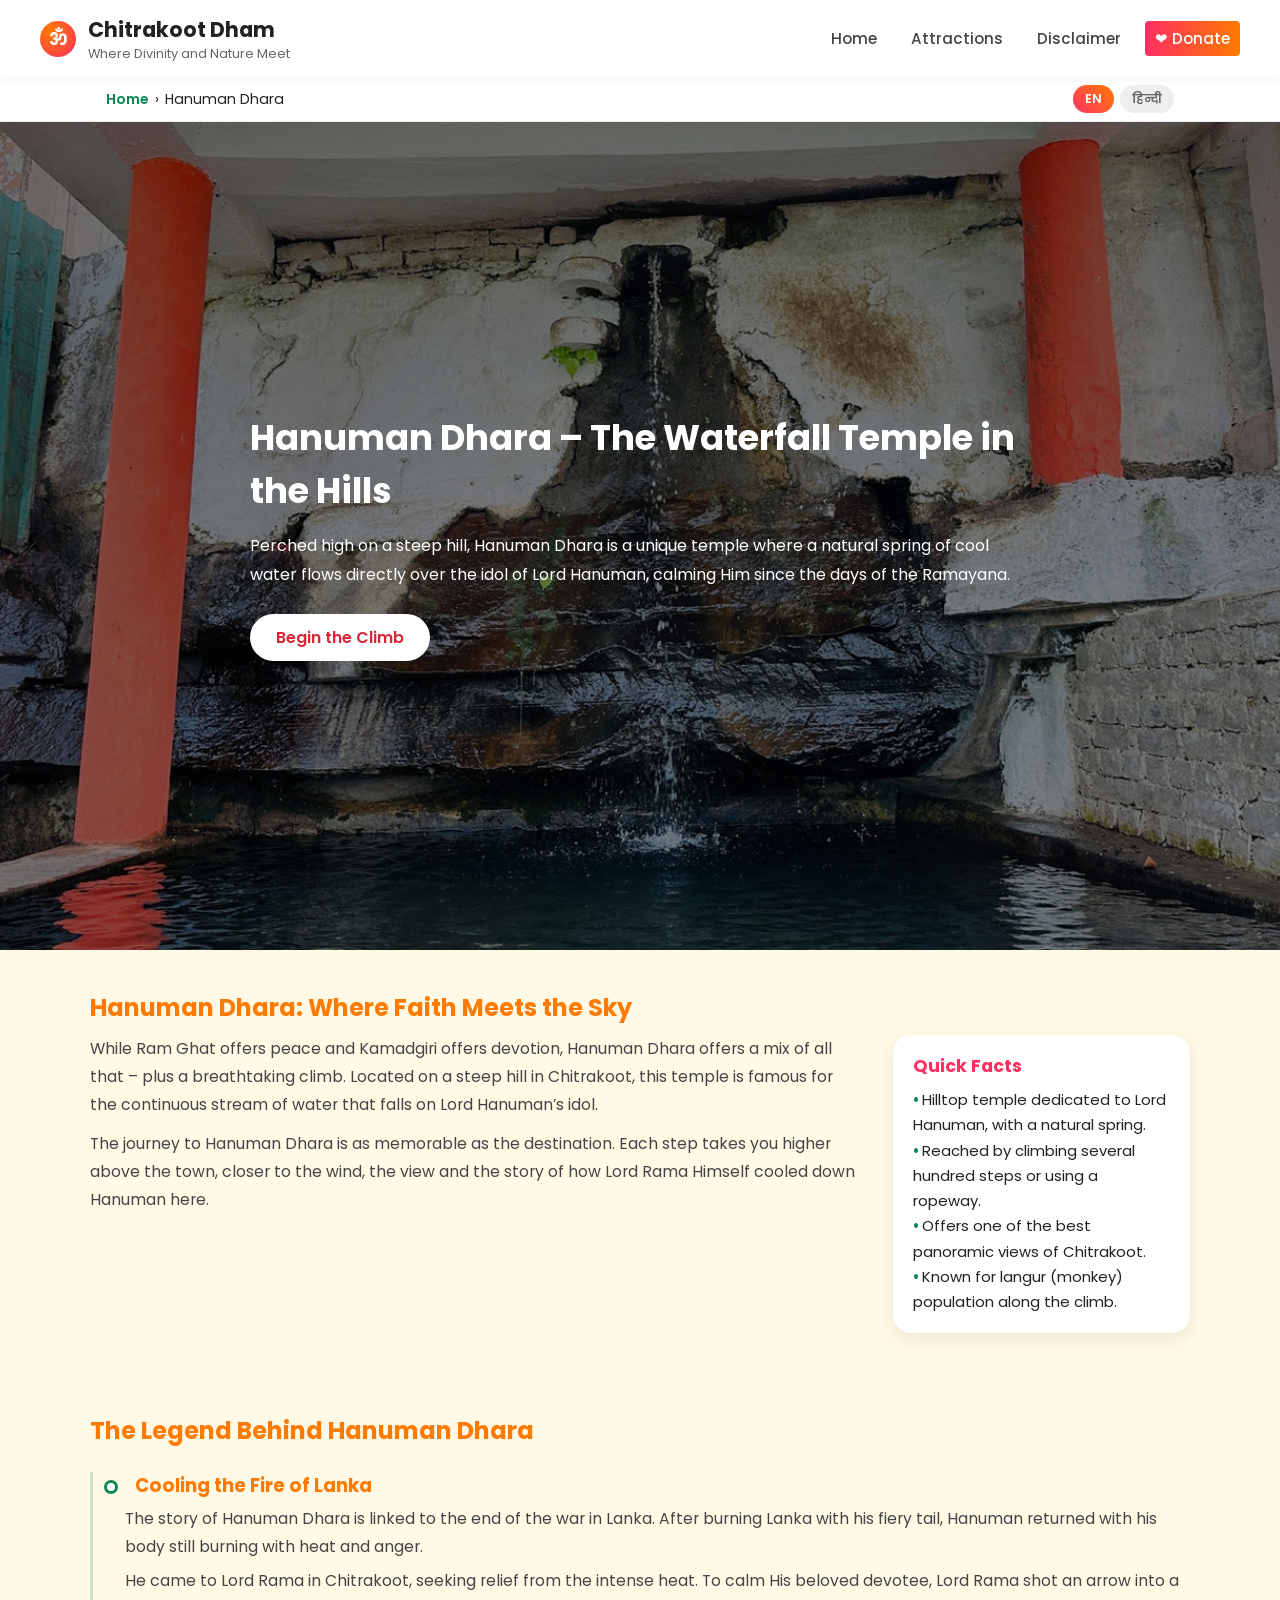
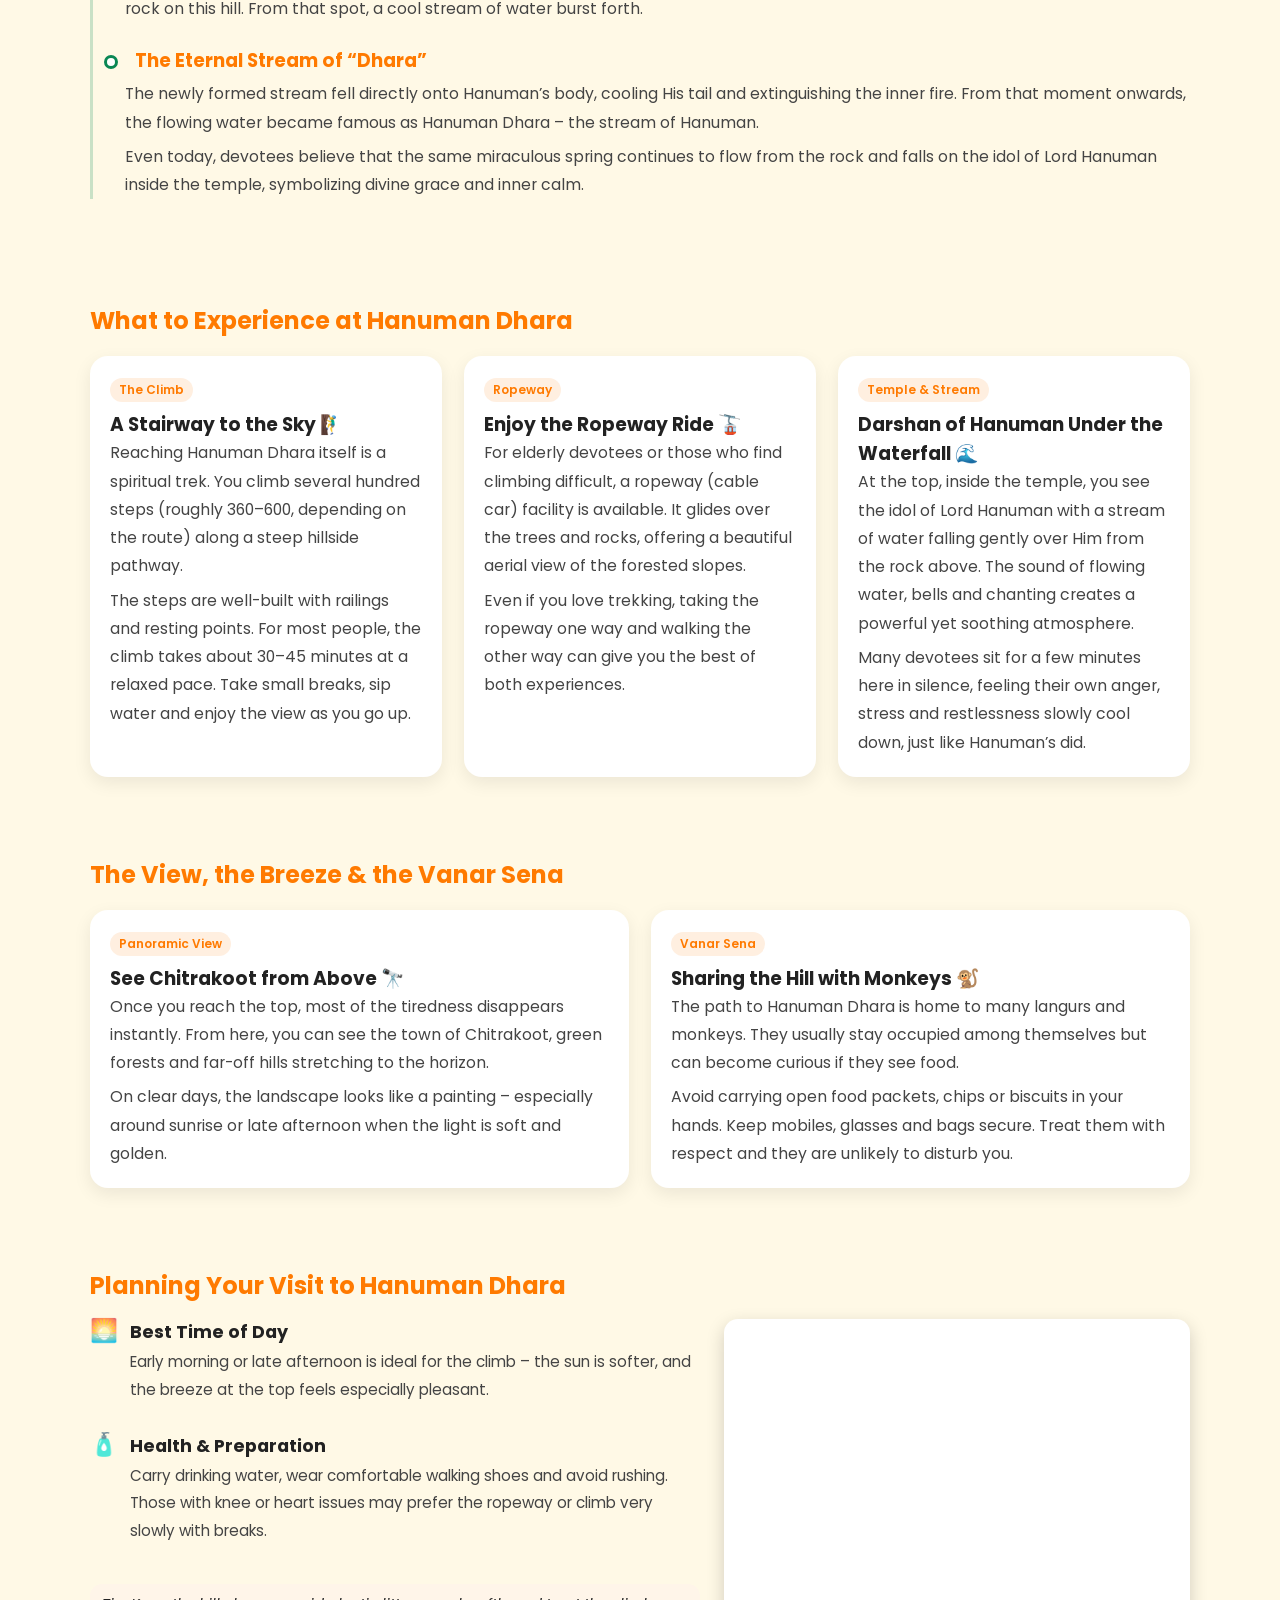
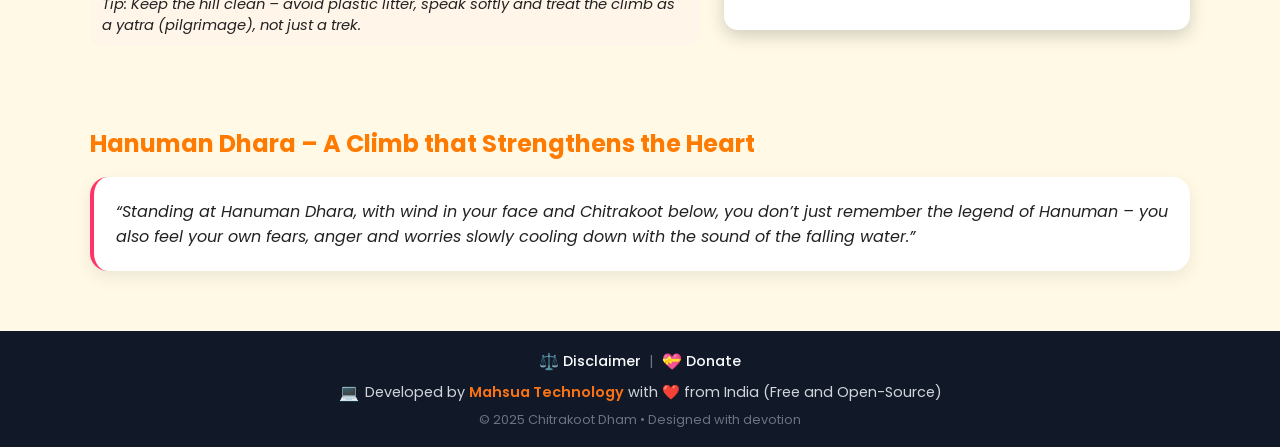
<file: pages/hanuman-dhara.html>
<!DOCTYPE html>
<html lang="en">
<head>
  <meta charset="UTF-8" />
  <title>Hanuman Dhara, Chitrakoot – Hilltop Spring & Panoramic Views</title>
    
  <!-- Google Ads -->
  <script async src="https://pagead2.googlesyndication.com/pagead/js/adsbygoogle.js?client=ca-pub-9351361840615541" crossorigin="anonymous"></script>
  <meta name="google-adsense-account" content="ca-pub-9351361840615541">
  <!-- Meta Tags -->
  <meta name="viewport" content="width=device-width, initial-scale=1.0" />
  <meta name="description"
        content="Visit Hanuman Dhara in Chitrakoot – a hilltop temple where a natural water stream falls on Lord Hanuman, offering stunning aerial views and a memorable climb." />

  <link rel="canonical" href="https://chitrakoot.mahsua.com/pages/hanuman-dhara.html" />

  <link rel="stylesheet" href="../assets/css/style.css" />
  <link rel="stylesheet" href="../assets/css/main.css" />

  <!-- Open Graph -->
  <meta property="og:type" content="article" />
  <meta property="og:title" content="Hanuman Dhara, Chitrakoot – Waterfall Temple in the Clouds" />
  <meta property="og:description"
        content="Know the legend of Hanuman Dhara, how Lord Rama cooled Hanuman after the Lanka dahan, and tips for climbing the steps or using the ropeway." />
  <meta property="og:url" content="https://chitrakoot.mahsua.com/pages/hanuman-dhara.html" />
  <meta property="og:image" content="https://chitrakoot.mahsua.com/assets/images/hanuman-dhara.jpg" />

  <!-- Twitter Card -->
  <meta name="twitter:card" content="summary_large_image" />
  <meta name="twitter:title" content="Hanuman Dhara, Chitrakoot – Waterfall Temple & Hilltop Views" />
  <meta name="twitter:description"
        content="Plan your visit to Hanuman Dhara – number of steps, ropeway option, monkeys, safety tips and the best time for darshan." />
  <meta name="twitter:image" content="https://chitrakoot.mahsua.com/assets/images/hanuman-dhara.jpg" />

  <!-- Structured Data: TouristAttraction + Breadcrumb -->
  <script type="application/ld+json">
  {
    "@context": "https://schema.org",
    "@graph": [
      {
        "@type": "TouristAttraction",
        "@id": "https://chitrakoot.mahsua.com/pages/hanuman-dhara.html#attraction",
        "name": "Hanuman Dhara, Chitrakoot",
        "description": "Hilltop shrine in Chitrakoot where a natural spring flows from the rock onto the idol of Lord Hanuman, offering wide panoramic views of the forests below.",
        "url": "https://chitrakoot.mahsua.com/pages/hanuman-dhara.html",
        "image": "https://chitrakoot.mahsua.com/assets/images/hanuman-dhara.jpg",
        "touristType": "Pilgrim",
        "isPartOf": {
          "@id": "https://chitrakoot.mahsua.com/#destination"
        },
        "address": {
          "@type": "PostalAddress",
          "addressLocality": "Hanuman Dhara, Chitrakoot",
          "addressRegion": "Uttar Pradesh",
          "addressCountry": "IN"
        }
      },
      {
        "@type": "BreadcrumbList",
        "@id": "https://chitrakoot.mahsua.com/pages/hanuman-dhara.html#breadcrumb",
        "itemListElement": [
          {
            "@type": "ListItem",
            "position": 1,
            "name": "Chitrakoot Dham",
            "item": "https://chitrakoot.mahsua.com/"
          },
          {
            "@type": "ListItem",
            "position": 2,
            "name": "Hanuman Dhara",
            "item": "https://chitrakoot.mahsua.com/pages/hanuman-dhara.html"
          }
        ]
      }
    ]
  }
  </script>
</head>

<body>

<!-- TOP BAR -->
<header class="topbar">
  <a href="../index.html" class="brand">
    <div class="brand-logo">ॐ</div>
    <div class="brand-text">
      <span class="brand-title">Chitrakoot Dham</span>
      <span class="brand-subtitle">Where Divinity and Nature Meet</span>
    </div>
  </a>

  <nav class="main-nav">
    <a href="../index.html">Home</a>
    <a href="../index.html#attractions">Attractions</a>
    <a href="./disclaimer.html">Disclaimer</a>
    <a href="https://technology.mahsua.com/pages/donate.html" class="btn-nav">❤ Donate</a>
  </nav>
</header>

<!-- BREADCRUMB + LANG -->
<div class="breadcrumb-bar">
  <div class="breadcrumb-inner">
    <div class="breadcrumb-left">
      <a href="../index.html" id="crumb-home">Home</a>
      <span>›</span>
      <span id="crumb-page">Hanuman Dhara</span>
    </div>

    <div class="lang-toggle">
      <button class="lang-btn lang-en active" type="button" onclick="setLanguage('en')">EN</button>
      <button class="lang-btn lang-hi inactive" type="button" onclick="setLanguage('hi')">हिन्दी</button>
    </div>
  </div>
</div>

<!-- HERO -->
<section class="hero"
  style="background:linear-gradient(rgba(0,0,0,0.55),rgba(0,0,0,0.45)),url('../assets/images/hanuman-dhara.jpg') center/cover no-repeat;">
  <div class="hero-inner han-hero">
    <h1 id="hero-title">Hanuman Dhara – The Waterfall Temple in the Hills</h1>
    <p id="hero-text">
      Perched high on a steep hill, Hanuman Dhara is a unique temple where a
      natural spring of cool water flows directly over the idol of Lord
      Hanuman, calming Him since the days of the Ramayana.
    </p>
    <a href="#intro" class="btn-hero" id="hero-btn">Begin the Climb</a>
  </div>
</section>

<main>

<!-- INTRO -->
<section class="section" id="intro">
  <div class="section-inner">
    <h2 id="intro-heading">Hanuman Dhara: Where Faith Meets the Sky</h2>

    <div class="han-intro-grid">
      <div class="han-intro-text">
        <p id="intro-p1">
          While Ram Ghat offers peace and Kamadgiri offers devotion, Hanuman
          Dhara offers a mix of all that – plus a breathtaking climb. Located
          on a steep hill in Chitrakoot, this temple is famous for the
          continuous stream of water that falls on Lord Hanuman’s idol.
        </p>
        <p id="intro-p2" style="margin-top:10px;">
          The journey to Hanuman Dhara is as memorable as the destination. Each
          step takes you higher above the town, closer to the wind, the view
          and the story of how Lord Rama Himself cooled down Hanuman here.
        </p>
      </div>

      <aside class="han-facts">
        <h3 id="facts-heading">Quick Facts</h3>
        <ul>
          <li id="fact1">Hilltop temple dedicated to Lord Hanuman, with a natural spring.</li>
          <li id="fact2">Reached by climbing several hundred steps or using a ropeway.</li>
          <li id="fact3">Offers one of the best panoramic views of Chitrakoot.</li>
          <li id="fact4">Known for langur (monkey) population along the climb.</li>
        </ul>
      </aside>
    </div>
  </div>
</section>

<!-- LEGEND / TIMELINE -->
<section class="section" id="legend">
  <div class="section-inner">
    <h2 id="legend-heading">The Legend Behind Hanuman Dhara</h2>

    <div class="timeline">
      <div class="timeline-item">
        <span class="timeline-bullet"></span>
        <h3 id="legend1-title">Cooling the Fire of Lanka</h3>
        <p id="legend1-p1">
          The story of Hanuman Dhara is linked to the end of the war in Lanka.
          After burning Lanka with his fiery tail, Hanuman returned with his
          body still burning with heat and anger.
        </p>
        <p id="legend1-p2" style="margin-top:6px;">
          He came to Lord Rama in Chitrakoot, seeking relief from the intense
          heat. To calm His beloved devotee, Lord Rama shot an arrow into a
          rock on this hill. From that spot, a cool stream of water burst
          forth.
        </p>
      </div>

      <div class="timeline-item">
        <span class="timeline-bullet"></span>
        <h3 id="legend2-title">The Eternal Stream of “Dhara”</h3>
        <p id="legend2-p1">
          The newly formed stream fell directly onto Hanuman’s body, cooling
          His tail and extinguishing the inner fire. From that moment onwards,
          the flowing water became famous as Hanuman Dhara – the stream of
          Hanuman.
        </p>
        <p id="legend2-p2" style="margin-top:6px;">
          Even today, devotees believe that the same miraculous spring continues
          to flow from the rock and falls on the idol of Lord Hanuman inside
          the temple, symbolizing divine grace and inner calm.
        </p>
      </div>
    </div>
  </div>
</section>

<!-- EXPERIENCES -->
<section class="section" id="experiences">
  <div class="section-inner">
    <h2 id="exp-heading">What to Experience at Hanuman Dhara</h2>

    <div class="experience-cards">

      <article class="experience-card">
        <span class="experience-tag" id="exp1-tag">The Climb</span>
        <h3 id="exp1-title">A Stairway to the Sky 🧗‍♂️</h3>
        <p id="exp1-p1">
          Reaching Hanuman Dhara itself is a spiritual trek. You climb several
          hundred steps (roughly 360–600, depending on the route) along a
          steep hillside pathway.
        </p>
        <p id="exp1-p2" style="margin-top:6px;">
          The steps are well-built with railings and resting points. For most
          people, the climb takes about 30–45 minutes at a relaxed pace. Take
          small breaks, sip water and enjoy the view as you go up.
        </p>
      </article>

      <article class="experience-card">
        <span class="experience-tag" id="exp2-tag">Ropeway</span>
        <h3 id="exp2-title">Enjoy the Ropeway Ride 🚡</h3>
        <p id="exp2-p1">
          For elderly devotees or those who find climbing difficult, a ropeway
          (cable car) facility is available. It glides over the trees and rocks,
          offering a beautiful aerial view of the forested slopes.
        </p>
        <p id="exp2-p2" style="margin-top:6px;">
          Even if you love trekking, taking the ropeway one way and walking the
          other way can give you the best of both experiences.
        </p>
      </article>

      <article class="experience-card">
        <span class="experience-tag" id="exp3-tag">Temple & Stream</span>
        <h3 id="exp3-title">Darshan of Hanuman Under the Waterfall 🌊</h3>
        <p id="exp3-p1">
          At the top, inside the temple, you see the idol of Lord Hanuman with
          a stream of water falling gently over Him from the rock above. The
          sound of flowing water, bells and chanting creates a powerful yet
          soothing atmosphere.
        </p>
        <p id="exp3-p2" style="margin-top:6px;">
          Many devotees sit for a few minutes here in silence, feeling their
          own anger, stress and restlessness slowly cool down, just like
          Hanuman’s did.
        </p>
      </article>

    </div>
  </div>
</section>
<script async src="https://pagead2.googlesyndication.com/pagead/js/adsbygoogle.js?client=ca-pub-9351361840615541"
    crossorigin="anonymous"></script>
<!-- Horizontal Full Size -->
<ins class="adsbygoogle"
    style="display:block"
    data-ad-client="ca-pub-9351361840615541"
    data-ad-slot="5893405602"
    data-ad-format="auto"
    data-full-width-responsive="true"></ins>
<script>
    (adsbygoogle = window.adsbygoogle || []).push({});
</script>
<!-- VIEW & MONKEYS -->
<section class="section" id="view">
  <div class="section-inner">
    <h2 id="view-heading">The View, the Breeze & the Vanar Sena</h2>

    <div class="experience-cards">

      <article class="experience-card">
        <span class="experience-tag" id="view1-tag">Panoramic View</span>
        <h3 id="view1-title">See Chitrakoot from Above 🔭</h3>
        <p id="view1-p1">
          Once you reach the top, most of the tiredness disappears instantly.
          From here, you can see the town of Chitrakoot, green forests and
          far-off hills stretching to the horizon.
        </p>
        <p id="view1-p2" style="margin-top:6px;">
          On clear days, the landscape looks like a painting – especially
          around sunrise or late afternoon when the light is soft and golden.
        </p>
      </article>

      <article class="experience-card">
        <span class="experience-tag" id="view2-tag">Vanar Sena</span>
        <h3 id="view2-title">Sharing the Hill with Monkeys 🐒</h3>
        <p id="view2-p1">
          The path to Hanuman Dhara is home to many langurs and monkeys. They
          usually stay occupied among themselves but can become curious if they
          see food.
        </p>
        <p id="view2-p2" style="margin-top:6px;">
          Avoid carrying open food packets, chips or biscuits in your hands.
          Keep mobiles, glasses and bags secure. Treat them with respect and
          they are unlikely to disturb you.
        </p>
      </article>

    </div>
  </div>
</section>

<!-- TIPS + MAP -->
<section class="section" id="visit">
  <div class="section-inner">
    <h2 id="visit-heading">Planning Your Visit to Hanuman Dhara</h2>

    <div class="visit-grid">
      <div class="visit-info">
        <div class="info-item">
          <span class="icon">🌅</span>
          <div>
            <h4 id="visit-time-title">Best Time of Day</h4>
            <p id="visit-time-text">
              Early morning or late afternoon is ideal for the climb – the sun
              is softer, and the breeze at the top feels especially pleasant.
            </p>
          </div>
        </div>

        <div class="info-item">
          <span class="icon">🧴</span>
          <div>
            <h4 id="visit-prep-title">Health & Preparation</h4>
            <p id="visit-prep-text">
              Carry drinking water, wear comfortable walking shoes and avoid
              rushing. Those with knee or heart issues may prefer the ropeway
              or climb very slowly with breaks.
            </p>
          </div>
        </div>

        <div class="visit-tip" id="visit-tip">
          Tip: Keep the hill clean – avoid plastic litter, speak softly and
          treat the climb as a yatra (pilgrimage), not just a trek.
        </div>
      </div>

      <div class="visit-map">
        <!-- Generic Chitrakoot area map – can be replaced with a specific Hanuman Dhara embed -->
        <iframe src="https://www.google.com/maps/embed?pb=!1m18!1m12!1m3!1d3611.4426717798256!2d80.88060597384758!3d25.15452653343056!2m3!1f0!2f0!3f0!3m2!1i1024!2i768!4f13.1!3m3!1m2!1s0x3984a7fe43bba08f%3A0xfd44a018180e7d50!2sHanuman%20Dhara%20Mandir%20(%20Panchmukhi%20Hanuman)!5e0!3m2!1sen!2sin!4v1764837287316!5m2!1sen!2sin" width="600" height="450" style="border:0;" allowfullscreen="" loading="lazy" referrerpolicy="no-referrer-when-downgrade"></iframe>
      </div>
    </div>
  </div>
</section>

<!-- CLOSING -->
<section class="section">
  <div class="section-inner">
    <h2 id="closing-heading">Hanuman Dhara – A Climb that Strengthens the Heart</h2>
    <div class="han-closing" id="closing-text">
      “Standing at Hanuman Dhara, with wind in your face and Chitrakoot below,
      you don’t just remember the legend of Hanuman – you also feel your own
      fears, anger and worries slowly cooling down with the sound of the
      falling water.”
    </div>
  </div>
</section>

</main>

  <!-- FOOTER -->
  <footer class="site-footer">
    <div class="footer-inner">

      <div class="footer-links">
        <a href="./disclaimer.html">
          <span class="footer-icon">⚖️</span>
          <span id="footer-disclaimer">Disclaimer</span>
        </a>
        <span class="footer-sep">|</span>
        <a href="./donate.html">
          <span class="footer-icon">💝</span>
          <span id="footer-donate">Donate</span>
        </a>
      </div>

      <div class="footer-meta">
        <span class="footer-icon">💻</span>
        <span id="footer-dev-text">
          Developed by <a href="https://technology.mahsua.com" target="_blank" rel="noopener">Mahsua Technology</a>
          with ❤️ from India (Free and Open-Source)
        </span>
      </div>

      <div class="footer-copy">
        <span id="footer-copy">© 2025 Chitrakoot Dham • Designed with devotion</span>
      </div>

    </div>
  </footer>
<!-- LANGUAGE SCRIPT -->
<script>
  const translations = {
    en: {
      'crumb-home': 'Home',
      'crumb-page': 'Hanuman Dhara',

      'hero-title': 'Hanuman Dhara – The Waterfall Temple in the Hills',
      'hero-text': 'Perched high on a steep hill, Hanuman Dhara is a unique temple where a natural spring of cool water flows directly over the idol of Lord Hanuman, calming Him since the days of the Ramayana.',
      'hero-btn': 'Begin the Climb',

      'intro-heading': 'Hanuman Dhara: Where Faith Meets the Sky',
      'intro-p1': 'While Ram Ghat offers peace and Kamadgiri offers devotion, Hanuman Dhara offers a mix of all that – plus a breathtaking climb. Located on a steep hill in Chitrakoot, this temple is famous for the continuous stream of water that falls on Lord Hanuman’s idol.',
      'intro-p2': 'The journey to Hanuman Dhara is as memorable as the destination. Each step takes you higher above the town, closer to the wind, the view and the story of how Lord Rama Himself cooled down Hanuman here.',

      'facts-heading': 'Quick Facts',
      'fact1': 'Hilltop temple dedicated to Lord Hanuman, with a natural spring.',
      'fact2': 'Reached by climbing several hundred steps or using a ropeway.',
      'fact3': 'Offers one of the best panoramic views of Chitrakoot.',
      'fact4': 'Known for langur (monkey) population along the climb.',

      'legend-heading': 'The Legend Behind Hanuman Dhara',
      'legend1-title': 'Cooling the Fire of Lanka',
      'legend1-p1': 'The story of Hanuman Dhara is linked to the end of the war in Lanka. After burning Lanka with his fiery tail, Hanuman returned with his body still burning with heat and anger.',
      'legend1-p2': 'He came to Lord Rama in Chitrakoot, seeking relief from the intense heat. To calm His beloved devotee, Lord Rama shot an arrow into a rock on this hill. From that spot, a cool stream of water burst forth.',
      'legend2-title': 'The Eternal Stream of “Dhara”',
      'legend2-p1': 'The newly formed stream fell directly onto Hanuman’s body, cooling His tail and extinguishing the inner fire. From that moment onwards, the flowing water became famous as Hanuman Dhara – the stream of Hanuman.',
      'legend2-p2': 'Even today, devotees believe that the same miraculous spring continues to flow from the rock and falls on the idol of Lord Hanuman inside the temple, symbolizing divine grace and inner calm.',

      'exp-heading': 'What to Experience at Hanuman Dhara',
      'exp1-tag': 'The Climb',
      'exp1-title': 'A Stairway to the Sky 🧗‍♂️',
      'exp1-p1': 'Reaching Hanuman Dhara itself is a spiritual trek. You climb several hundred steps (roughly 360–600, depending on the route) along a steep hillside pathway.',
      'exp1-p2': 'The steps are well-built with railings and resting points. For most people, the climb takes about 30–45 minutes at a relaxed pace. Take small breaks, sip water and enjoy the view as you go up.',

      'exp2-tag': 'Ropeway',
      'exp2-title': 'Enjoy the Ropeway Ride 🚡',
      'exp2-p1': 'For elderly devotees or those who find climbing difficult, a ropeway (cable car) facility is available. It glides over the trees and rocks, offering a beautiful aerial view of the forested slopes.',
      'exp2-p2': 'Even if you love trekking, taking the ropeway one way and walking the other way can give you the best of both experiences.',

      'exp3-tag': 'Temple & Stream',
      'exp3-title': 'Darshan of Hanuman Under the Waterfall 🌊',
      'exp3-p1': 'At the top, inside the temple, you see the idol of Lord Hanuman with a stream of water falling gently over Him from the rock above. The sound of flowing water, bells and chanting creates a powerful yet soothing atmosphere.',
      'exp3-p2': 'Many devotees sit for a few minutes here in silence, feeling their own anger, stress and restlessness slowly cool down, just like Hanuman’s did.',

      'view-heading': 'The View, the Breeze & the Vanar Sena',
      'view1-tag': 'Panoramic View',
      'view1-title': 'See Chitrakoot from Above 🔭',
      'view1-p1': 'Once you reach the top, most of the tiredness disappears instantly. From here, you can see the town of Chitrakoot, green forests and far-off hills stretching to the horizon.',
      'view1-p2': 'On clear days, the landscape looks like a painting – especially around sunrise or late afternoon when the light is soft and golden.',

      'view2-tag': 'Vanar Sena',
      'view2-title': 'Sharing the Hill with Monkeys 🐒',
      'view2-p1': 'The path to Hanuman Dhara is home to many langurs and monkeys. They usually stay occupied among themselves but can become curious if they see food.',
      'view2-p2': 'Avoid carrying open food packets, chips or biscuits in your hands. Keep mobiles, glasses and bags secure. Treat them with respect and they are unlikely to disturb you.',

      'visit-heading': 'Planning Your Visit to Hanuman Dhara',
      'visit-time-title': 'Best Time of Day',
      'visit-time-text': 'Early morning or late afternoon is ideal for the climb – the sun is softer, and the breeze at the top feels especially pleasant.',
      'visit-prep-title': 'Health & Preparation',
      'visit-prep-text': 'Carry drinking water, wear comfortable walking shoes and avoid rushing. Those with knee or heart issues may prefer the ropeway or climb very slowly with breaks.',
      'visit-tip': 'Tip: Keep the hill clean – avoid plastic litter, speak softly and treat the climb as a yatra (pilgrimage), not just a trek.',

      'closing-heading': 'Hanuman Dhara – A Climb that Strengthens the Heart',
      'closing-text': '“Standing at Hanuman Dhara, with wind in your face and Chitrakoot below, you don’t just remember the legend of Hanuman – you also feel your own fears, anger and worries slowly cooling down with the sound of the falling water.”'
    },

    hi: {
      'crumb-home': 'मुखपृष्ठ',
      'crumb-page': 'हनुमान धारा',

      'hero-title': 'हनुमान धारा – पहाड़ियों में बसा झरना मंदिर',
      'hero-text': 'खड़ी पहाड़ी की चोटी पर स्थित हनुमान धारा वह अद्भुत मंदिर है जहाँ ठंडे पानी की प्राकृतिक धारा सीधे भगवान हनुमान की प्रतिमा पर गिरती है और मान्यता है कि रामायण काल से ही यह धारा उन्हें शीतलता प्रदान कर रही है।',
      'hero-btn': 'चढ़ाई शुरू करें',

      'intro-heading': 'हनुमान धारा: जहाँ आस्था आसमान से मिलती है',
      'intro-p1': 'जहाँ राम घाट शांति देता है और कामदगिरि भक्ति का अनुभव कराती है, वहीं हनुमान धारा इन दोनों के साथ–साथ रोमांचक चढ़ाई भी जोड़ देती है। चित्रकूट की यह पहाड़ी मंदिर निरंतर जलधारा के लिए प्रसिद्ध है जो भगवान हनुमान की प्रतिमा पर गिरती रहती है।',
      'intro-p2': 'हनुमान धारा तक का सफर मंज़िल जितना ही यादगार होता है। हर सीढ़ी आपको नगर से ऊपर, ठंडी हवा के और नज़दीक, और उस कथा के और पास ले जाती है जहाँ स्वयं भगवान राम ने हनुमान जी को शांति दी थी।',

      'facts-heading': 'मुख्य विशेषताएँ',
      'fact1': 'एक ऊँची पहाड़ी पर स्थित भगवान हनुमान का प्रसिद्ध मंदिर, जहाँ प्राकृतिक जलधारा बहती है।',
      'fact2': 'सैकड़ों सीढ़ियाँ चढ़कर या रोपवे के माध्यम से पहुँचा जा सकता है।',
      'fact3': 'चित्रकूट का सबसे सुंदर और विस्तृत दृश्य यही से दिखाई देता है।',
      'fact4': 'चढ़ाई के रास्ते में अनेक लंगूर और बंदर दिखाई देते हैं।',

      'legend-heading': 'हनुमान धारा की पौराणिक कथा',
      'legend1-title': 'लंका दहन की अग्नि को शीतल करना',
      'legend1-p1': 'हनुमान धारा की कथा लंका–विजय के बाद के समय से जुड़ी है। जब हनुमान जी ने अपनी पूँछ से पूरी लंका जला दी, तो उनके शरीर में भीषण ताप और क्रोध की अग्नि धधक रही थी।',
      'legend1-p2': 'वे इस पीड़ा से मुक्ति पाने के लिए चित्रकूट में भगवान श्रीराम के पास आए। अपने प्रिय भक्त को शांत करने के लिए श्रीराम ने इस पहाड़ी की चट्टान पर बाण चलाया, जहाँ से तुरंत ही शीतल जलधारा फूट निकली।',
      'legend2-title': 'धारा का अनंत प्रवाह',
      'legend2-p1': 'यह धार सीधे हनुमान जी के शरीर पर गिरी, उनकी पूँछ की ज्वाला और भीतर की तपन दोनों शीतल हो गईं। उसी समय से इस प्रवाहित जल को “हनुमान धारा” के नाम से जाना जाने लगा।',
      'legend2-p2': 'आज भी श्रद्धालु मानते हैं कि वही चमत्कारिक जलधारा चट्टान के भीतर से निकलकर मंदिर में स्थित हनुमान जी की प्रतिमा पर गिरती रहती है – जो आशीर्वाद और आंतरिक शांति का प्रतीक है।',

      'exp-heading': 'हनुमान धारा पर क्या–क्या अनुभव करें',
      'exp1-tag': 'सीढ़ियों की यात्रा',
      'exp1-title': 'आसमान की ओर जाती सीढ़ियाँ 🧗‍♂️',
      'exp1-p1': 'हनुमान धारा तक पहुँचना अपने–आप में एक आध्यात्मिक यात्रा है। खड़ी पहाड़ी पर बनी सैकड़ों सीढ़ियाँ (लगभग 360–600, मार्ग के अनुसार) चढ़कर आप मंदिर तक पहुँचते हैं।',
      'exp1-p2': 'सीढ़ियों के किनारे रेलिंग और बीच–बीच में विश्राम–स्थल बने हैं। सामान्य रूप से 30–45 मिनट में आराम–आराम से चढ़ाई पूरी की जा सकती है। बीच–बीच में रुककर पानी पीते रहें और आस–पास के दृश्य का आनंद लेते हुए ऊपर बढ़ें।',

      'exp2-tag': 'रोपवे',
      'exp2-title': 'रोपवे की हवाई सवारी 🚡',
      'exp2-p1': 'बुजुर्ग श्रद्धालुओं या जिन्हें चढ़ाई में कठिनाई होती है, उनके लिए रोपवे (केबल कार) की सुविधा उपलब्ध है। यह पेड़ों और चट्टानों के ऊपर से गुजरता है और नीचे फैले जंगलों का सुंदर दृश्य दिखाता है।',
      'exp2-p2': 'यदि आपको पैदल चलना पसंद है, तब भी एक तरफ रोपवे और दूसरी तरफ पैदल चढ़ाई करके दोनों अनुभवों का आनंद लिया जा सकता है।',

      'exp3-tag': 'मंदिर और जलधारा',
      'exp3-title': 'झरने के नीचे हनुमान जी के दर्शन 🌊',
      'exp3-p1': 'ऊपर पहुँचने पर मंदिर के भीतर भगवान हनुमान की प्रतिमा पर चट्टान से निकलती जलधारा सीधी गिरती दिखाई देती है। जल की ध्वनि, घंटियों की टन–टन और मंत्र–जाप मिलकर अद्भुत वातावरण बनाते हैं।',
      'exp3-p2': 'कई श्रद्धालु कुछ क्षण यहाँ शांत बैठते हैं और महसूस करते हैं कि जैसे–जैसे जलधारा बहती है, वैसे–वैसे उनके अपने क्रोध, तनाव और बेचैनी भी ठंडी पड़ती जाती है।',

      'view-heading': 'दृश्य, हवा और “वानर सेना”',
      'view1-tag': 'विस्तृत दृश्य',
      'view1-title': 'ऊपर से देखें पूरा चित्रकूट 🔭',
      'view1-p1': 'चोटी पर पहुँचते ही थकान का अधिकांश हिस्सा अपने–आप गायब हो जाता है। यहाँ से पूरा चित्रकूट, हरी–भरी पहाड़ियाँ और दूर तक फैले जंगल साफ दिखाई देते हैं।',
      'view1-p2': 'खासकर सूर्योदय या साँझ के समय जब हल्की सुनहरी रोशनी फैली होती है, तो यह दृश्य सचमुच चित्र जैसा सुंदर लगता है।',

      'view2-tag': 'वानर सेना',
      'view2-title': 'बंदरों के साथ साझा की गई पहाड़ी 🐒',
      'view2-p1': 'हनुमान धारा की चढ़ाई के रास्ते पर कई लंगूर और बंदर रहते हैं। वे सामान्यतः अपने में व्यस्त रहते हैं, लेकिन खाने की वस्तुएँ देखकर सक्रिय हो सकते हैं।',
      'view2-p2': 'खुले हाथ में चिप्स, बिस्किट या अन्य पैकेट न रखें। मोबाइल, चश्मा और बैग सुरक्षित रखें। उन्हें छेड़े बिना आदर के साथ रहने पर वे भी आपको चैन से जाने देते हैं।',

      'visit-heading': 'हनुमान धारा यात्रा की तैयारी',
      'visit-time-title': 'दिन का उचित समय',
      'visit-time-text': 'सुबह या देर शाम का समय चढ़ाई के लिए सबसे अच्छा है – धूप हल्की रहती है और ऊपर पहुँचकर हवा विशेष रूप से सुहावनी लगती है।',
      'visit-prep-title': 'स्वास्थ्य और तैयारी',
      'visit-prep-text': 'पीने का पानी साथ रखें, आरामदायक जूते पहनें और जल्दबाज़ी न करें। घुटनों या हृदय संबंधी समस्या वाले लोग रोपवे का सहारा ले सकते हैं या बहुत धीरे–धीरे, बीच–बीच में विश्राम लेकर चढ़ाई करें।',
      'visit-tip': 'सुझाव: पहाड़ी को स्वच्छ रखें – प्लास्टिक न फेंकें, ऊँची आवाज़ में न चिल्लाएँ और इस चढ़ाई को केवल ट्रेक नहीं, एक यात्रा (यात्रा) की तरह महसूस करें।',

      'closing-heading': 'हनुमान धारा – मन को मज़बूत करने वाली चढ़ाई',
      'closing-text': '“हनुमान धारा की ऊँचाई पर खड़े होकर जब आप चेहरे पर चलती हवा और नीचे फैले चित्रकूट को देखते हैं, तो केवल हनुमान जी की कथा ही नहीं याद आती, बल्कि ऐसा लगता है जैसे आपके अपने डर, क्रोध और चिंताएँ भी झरने की ध्वनि के साथ–साथ धुलकर हल्की हो रही हों।”'
    }
  };

  function setLanguage(lang) {
    const set = translations[lang];
    if (!set) return;

    Object.keys(set).forEach(id => {
      const el = document.getElementById(id);
      if (el) el.textContent = set[id];
    });

    document.documentElement.lang = (lang === 'hi') ? 'hi' : 'en';

    document.querySelector('.lang-en').classList.toggle('active', lang === 'en');
    document.querySelector('.lang-en').classList.toggle('inactive', lang !== 'en');
    document.querySelector('.lang-hi').classList.toggle('active', lang === 'hi');
    document.querySelector('.lang-hi').classList.toggle('inactive', lang !== 'hi');
  }

  document.addEventListener('DOMContentLoaded', () => {
    setLanguage('en');
  });
</script>
</file>
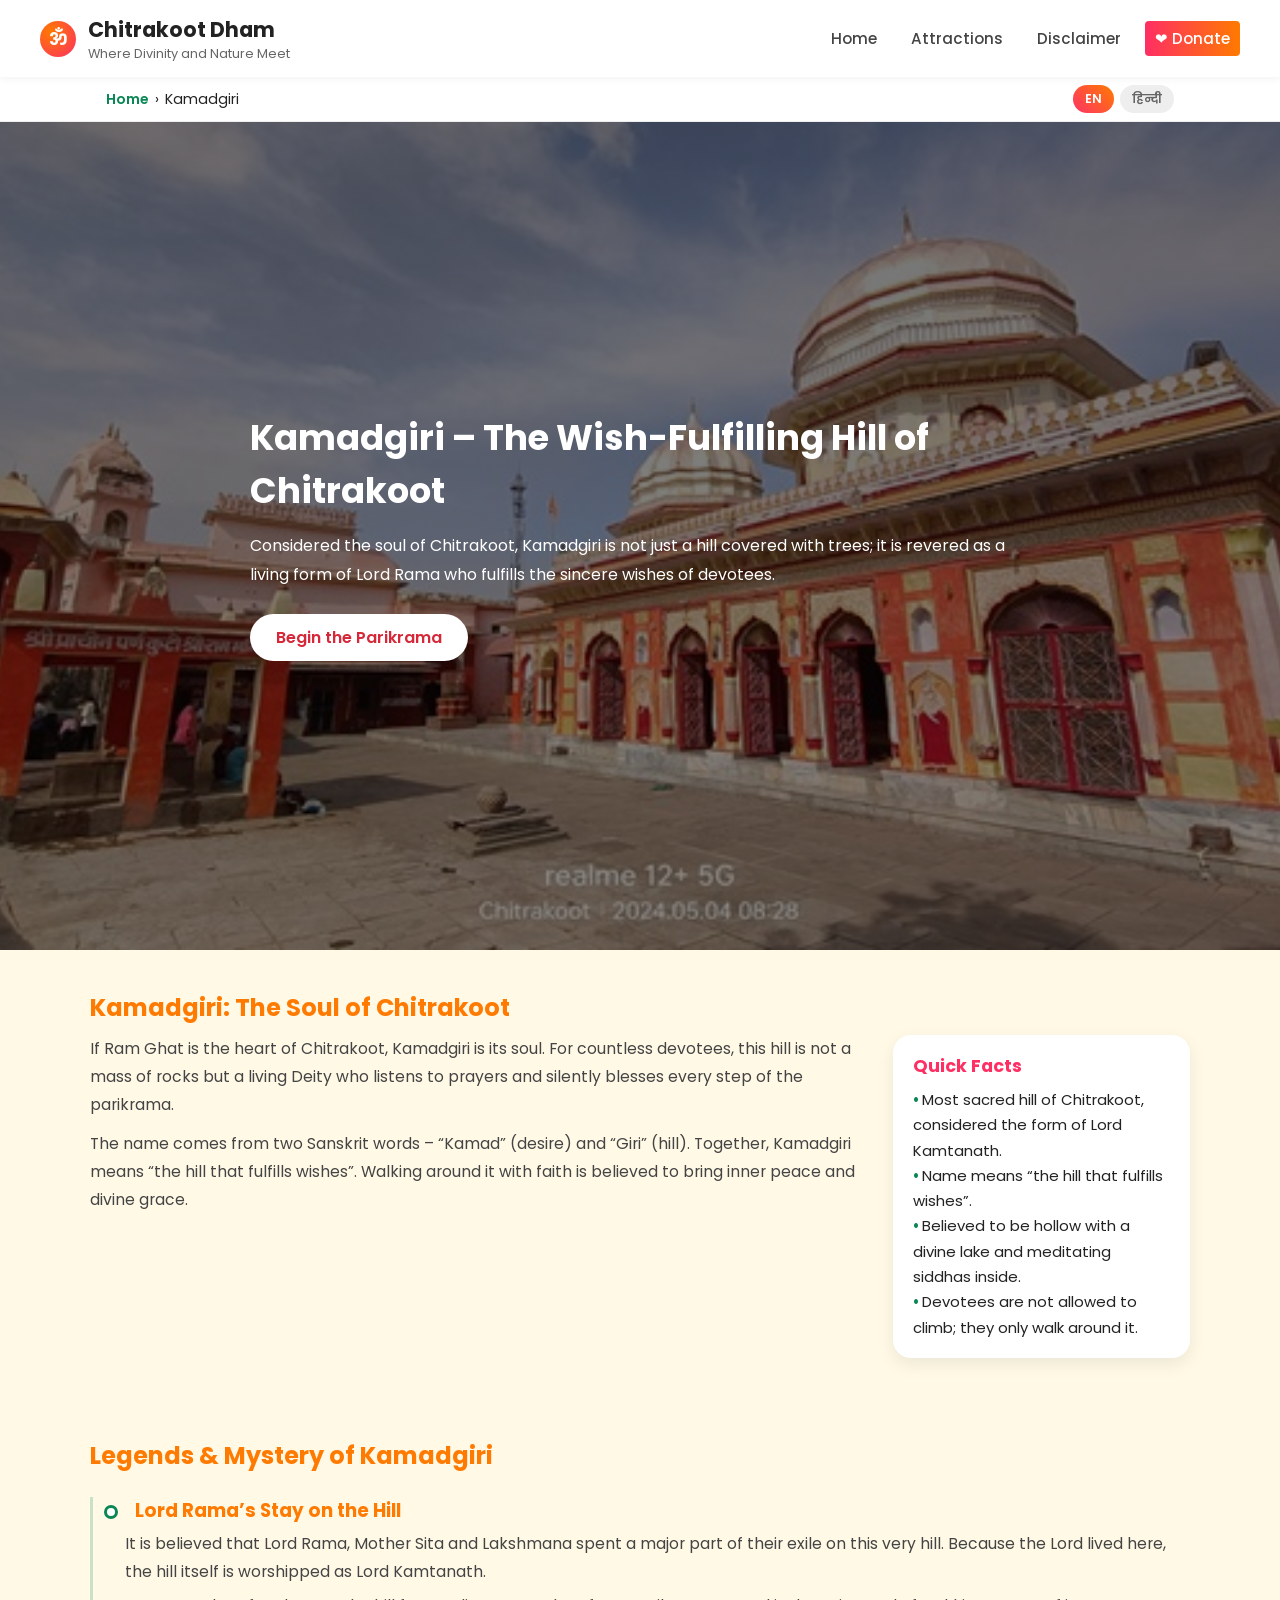
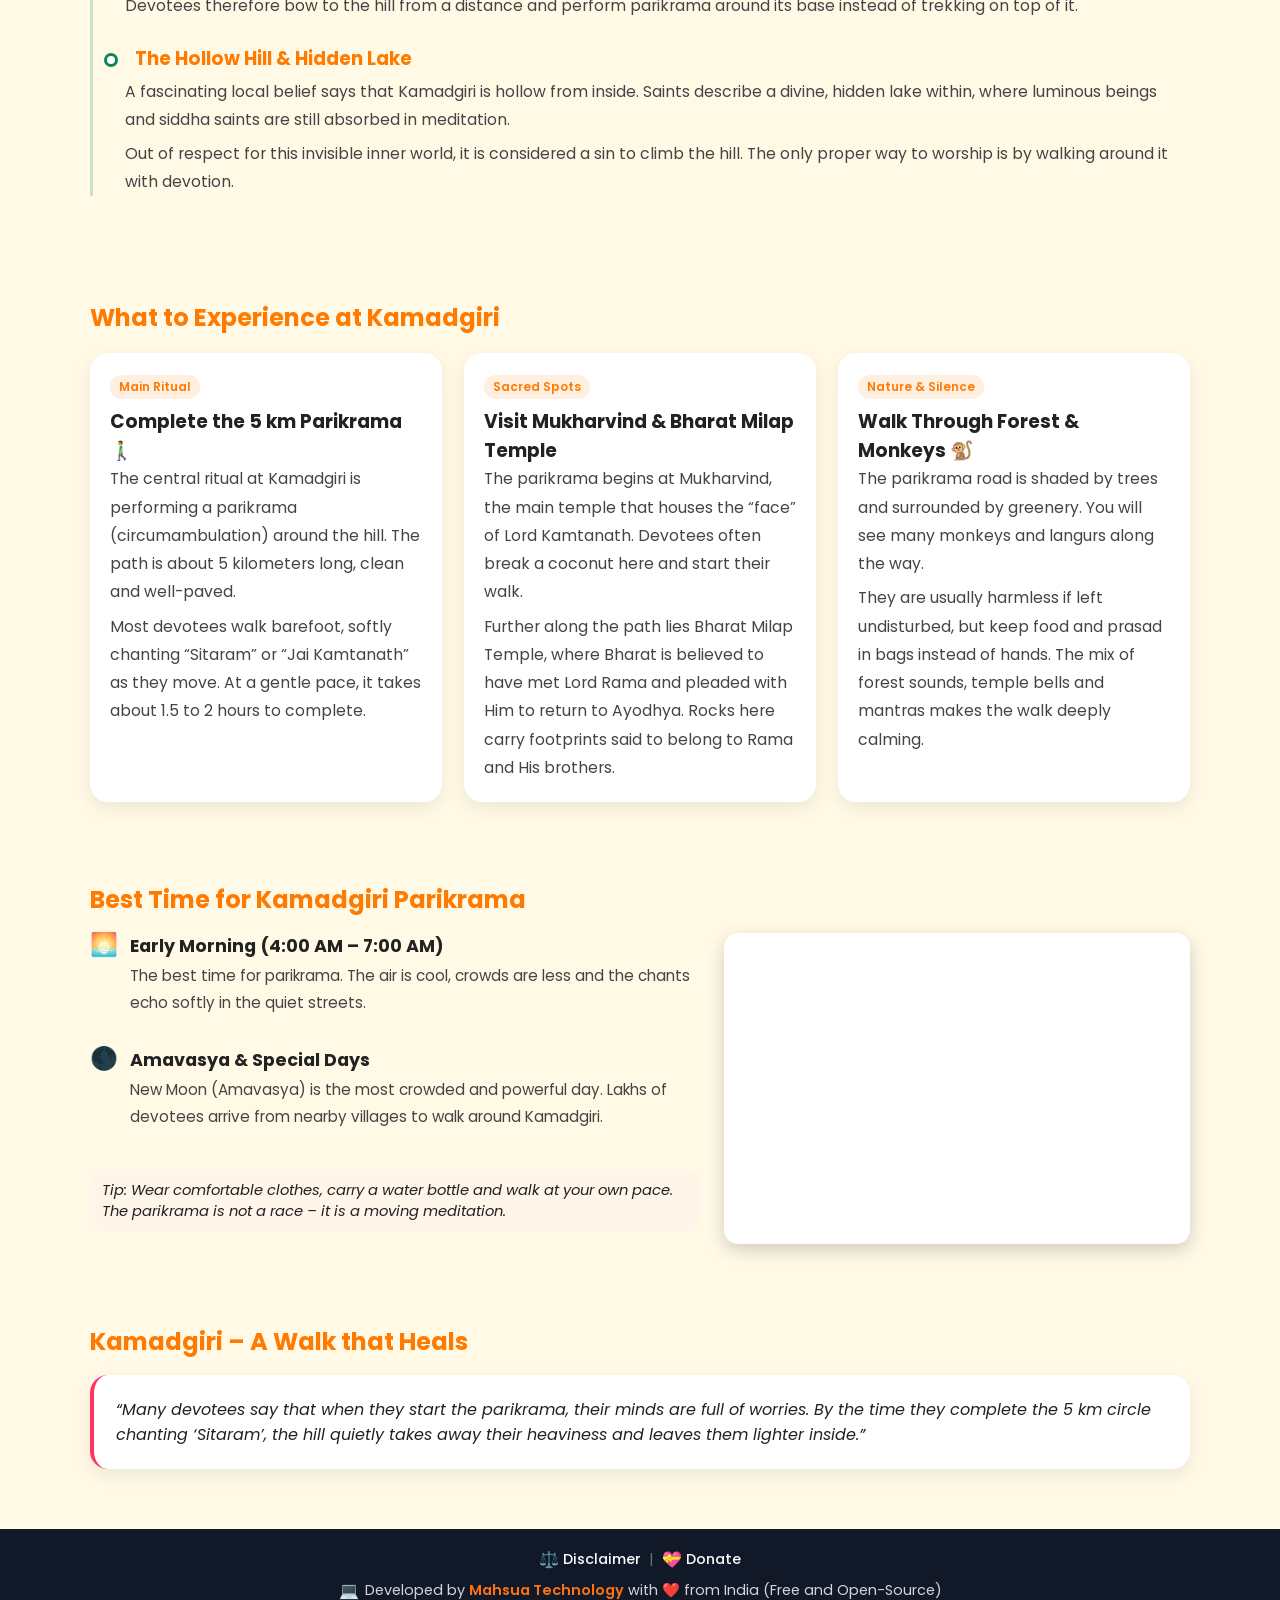
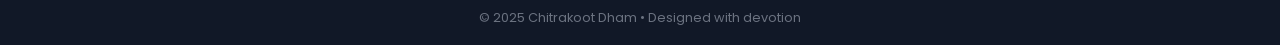
<file: pages/kamadgiri.html>
<!DOCTYPE html>
<html lang="en">
<head>
  <meta charset="UTF-8" />
  <title>Kamadgiri, Chitrakoot – Wish-Fulfilling Hill & 5 km Parikrama</title>
    
  <!-- Google Ads -->
  <script async src="https://pagead2.googlesyndication.com/pagead/js/adsbygoogle.js?client=ca-pub-9351361840615541" crossorigin="anonymous"></script>
  <meta name="google-adsense-account" content="ca-pub-9351361840615541">
  <!-- Meta Tags -->
  <meta name="viewport" content="width=device-width, initial-scale=1.0" />
  <meta name="description"
        content="Discover Kamadgiri Hill in Chitrakoot – the wish-fulfilling hill considered the main deity of the town, famous for its 5 km barefoot parikrama path and sacred temples." />

  <link rel="canonical" href="https://chitrakoot.mahsua.com/pages/kamadgiri.html" />

  <link rel="stylesheet" href="../assets/css/style.css" />
  <link rel="stylesheet" href="../assets/css/main.css" />

  <!-- Open Graph -->
  <meta property="og:type" content="article" />
  <meta property="og:title" content="Kamadgiri, Chitrakoot – Wish-Fulfilling Hill & Parikrama" />
  <meta property="og:description"
        content="Read about the legends of Kamadgiri, the hollow hill of Chitrakoot, and how devotees perform a 5 km barefoot parikrama around it." />
  <meta property="og:url" content="https://chitrakoot.mahsua.com/pages/kamadgiri.html" />
  <meta property="og:image" content="https://chitrakoot.mahsua.com/assets/images/kamadgiri.jpg" />

  <!-- Twitter Card -->
  <meta name="twitter:card" content="summary_large_image" />
  <meta name="twitter:title" content="Kamadgiri, Chitrakoot – Wish-Fulfilling Hill & Parikrama" />
  <meta name="twitter:description"
        content="Plan your Kamadgiri parikrama in Chitrakoot – route details, legends and key temples on the path." />
  <meta name="twitter:image" content="https://chitrakoot.mahsua.com/assets/images/kamadgiri.jpg" />

  <!-- Structured Data: TouristAttraction + Breadcrumb -->
  <script type="application/ld+json">
  {
    "@context": "https://schema.org",
    "@graph": [
      {
        "@type": "TouristAttraction",
        "@id": "https://chitrakoot.mahsua.com/pages/kamadgiri.html#attraction",
        "name": "Kamadgiri Hill, Chitrakoot",
        "description": "Wish-fulfilling hill of Chitrakoot associated with Lord Rama, where devotees perform a 5 km barefoot parikrama around its base.",
        "url": "https://chitrakoot.mahsua.com/pages/kamadgiri.html",
        "image": "https://chitrakoot.mahsua.com/assets/images/kamadgiri.jpg",
        "touristType": "Pilgrim",
        "isPartOf": {
          "@id": "https://chitrakoot.mahsua.com/#destination"
        },
        "address": {
          "@type": "PostalAddress",
          "addressLocality": "Kamadgiri, Chitrakoot",
          "addressRegion": "Uttar Pradesh",
          "addressCountry": "IN"
        }
      },
      {
        "@type": "BreadcrumbList",
        "@id": "https://chitrakoot.mahsua.com/pages/kamadgiri.html#breadcrumb",
        "itemListElement": [
          {
            "@type": "ListItem",
            "position": 1,
            "name": "Chitrakoot Dham",
            "item": "https://chitrakoot.mahsua.com/"
          },
          {
            "@type": "ListItem",
            "position": 2,
            "name": "Kamadgiri",
            "item": "https://chitrakoot.mahsua.com/pages/kamadgiri.html"
          }
        ]
      }
    ]
  }
  </script>
</head>

<body>

<!-- TOP BAR -->
<header class="topbar">
  <a href="../index.html" class="brand">
    <div class="brand-logo">ॐ</div>
    <div class="brand-text">
      <span class="brand-title">Chitrakoot Dham</span>
      <span class="brand-subtitle">Where Divinity and Nature Meet</span>
    </div>
  </a>

  <nav class="main-nav">
    <a href="../index.html">Home</a>
    <a href="../index.html#attractions">Attractions</a>
    <a href="./disclaimer.html">Disclaimer</a>
    <a href="https://technology.mahsua.com/pages/donate.html" class="btn-nav">❤ Donate</a>
  </nav>
</header>

<!-- BREADCRUMB + LANGUAGE TOGGLE -->
<div class="breadcrumb-bar">
  <div class="breadcrumb-inner">
    <div class="breadcrumb-left">
      <a href="../index.html" id="crumb-home">Home</a>
      <span>›</span>
      <span id="crumb-page">Kamadgiri</span>
    </div>

    <div class="lang-toggle">
      <button class="lang-btn lang-en active" type="button" onclick="setLanguage('en')">EN</button>
      <button class="lang-btn lang-hi inactive" type="button" onclick="setLanguage('hi')">हिन्दी</button>
    </div>
  </div>
</div>

<!-- HERO -->
<section class="hero"
  style="background:linear-gradient(rgba(0,0,0,0.55),rgba(0,0,0,0.45)),url('../assets/images/kamadgiri.jpg') center/cover no-repeat;">
  <div class="hero-inner kam-hero">
    <h1 id="hero-title">Kamadgiri – The Wish-Fulfilling Hill of Chitrakoot</h1>
    <p id="hero-text">
      Considered the soul of Chitrakoot, Kamadgiri is not just a hill covered
      with trees; it is revered as a living form of Lord Rama who fulfills
      the sincere wishes of devotees.
    </p>
    <a href="#intro" class="btn-hero" id="hero-btn">Begin the Parikrama</a>
  </div>
</section>

<main>

<!-- INTRO -->
<section class="section" id="intro">
  <div class="section-inner">
    <h2 id="intro-heading">Kamadgiri: The Soul of Chitrakoot</h2>

    <div class="kam-intro-grid">
      <div class="kam-intro-text">
        <p id="intro-p1">
          If Ram Ghat is the heart of Chitrakoot, Kamadgiri is its soul. For
          countless devotees, this hill is not a mass of rocks but a living
          Deity who listens to prayers and silently blesses every step of the
          parikrama.
        </p>
        <p id="intro-p2" style="margin-top:10px;">
          The name comes from two Sanskrit words – “Kamad” (desire) and “Giri”
          (hill). Together, Kamadgiri means “the hill that fulfills wishes”.
          Walking around it with faith is believed to bring inner peace and
          divine grace.
        </p>
      </div>

      <aside class="kam-facts">
        <h3 id="facts-heading">Quick Facts</h3>
        <ul>
          <li id="fact1">Most sacred hill of Chitrakoot, considered the form of Lord Kamtanath.</li>
          <li id="fact2">Name means “the hill that fulfills wishes”.</li>
          <li id="fact3">Believed to be hollow with a divine lake and meditating siddhas inside.</li>
          <li id="fact4">Devotees are not allowed to climb; they only walk around it.</li>
        </ul>
      </aside>
    </div>
  </div>
</section>

<!-- LEGENDS / TIMELINE -->
<section class="section" id="legends">
  <div class="section-inner">
    <h2 id="legends-heading">Legends & Mystery of Kamadgiri</h2>

    <div class="timeline">

      <div class="timeline-item">
        <span class="timeline-bullet"></span>
        <h3 id="legend1-title">Lord Rama’s Stay on the Hill</h3>
        <p id="legend1-p1">
          It is believed that Lord Rama, Mother Sita and Lakshmana spent a major
          part of their exile on this very hill. Because the Lord lived here,
          the hill itself is worshipped as Lord Kamtanath.
        </p>
        <p id="legend1-p2" style="margin-top:6px;">
          Devotees therefore bow to the hill from a distance and perform
          parikrama around its base instead of trekking on top of it.
        </p>
      </div>

      <div class="timeline-item">
        <span class="timeline-bullet"></span>
        <h3 id="legend2-title">The Hollow Hill & Hidden Lake</h3>
        <p id="legend2-p1">
          A fascinating local belief says that Kamadgiri is hollow from inside.
          Saints describe a divine, hidden lake within, where luminous beings
          and siddha saints are still absorbed in meditation.
        </p>
        <p id="legend2-p2" style="margin-top:6px;">
          Out of respect for this invisible inner world, it is considered a sin
          to climb the hill. The only proper way to worship is by walking
          around it with devotion.
        </p>
      </div>

    </div>
  </div>
</section>
<script async src="https://pagead2.googlesyndication.com/pagead/js/adsbygoogle.js?client=ca-pub-9351361840615541"
    crossorigin="anonymous"></script>
<!-- Horizontal Full Size -->
<ins class="adsbygoogle"
    style="display:block"
    data-ad-client="ca-pub-9351361840615541"
    data-ad-slot="5893405602"
    data-ad-format="auto"
    data-full-width-responsive="true"></ins>
<script>
    (adsbygoogle = window.adsbygoogle || []).push({});
</script>
<!-- EXPERIENCES -->
<section class="section" id="experiences">
  <div class="section-inner">
    <h2 id="exp-heading">What to Experience at Kamadgiri</h2>

    <div class="experience-cards">

      <article class="experience-card">
        <span class="experience-tag" id="exp1-tag">Main Ritual</span>
        <h3 id="exp1-title">Complete the 5 km Parikrama 🚶‍♂️</h3>
        <p id="exp1-p1">
          The central ritual at Kamadgiri is performing a parikrama
          (circumambulation) around the hill. The path is about 5 kilometers
          long, clean and well-paved.
        </p>
        <p id="exp1-p2" style="margin-top:6px;">
          Most devotees walk barefoot, softly chanting “Sitaram” or “Jai
          Kamtanath” as they move. At a gentle pace, it takes about 1.5 to
          2 hours to complete.
        </p>
      </article>

      <article class="experience-card">
        <span class="experience-tag" id="exp2-tag">Sacred Spots</span>
        <h3 id="exp2-title">Visit Mukharvind & Bharat Milap Temple</h3>
        <p id="exp2-p1">
          The parikrama begins at Mukharvind, the main temple that houses the
          “face” of Lord Kamtanath. Devotees often break a coconut here and
          start their walk.
        </p>
        <p id="exp2-p2" style="margin-top:6px;">
          Further along the path lies Bharat Milap Temple, where Bharat is
          believed to have met Lord Rama and pleaded with Him to return to
          Ayodhya. Rocks here carry footprints said to belong to Rama and His
          brothers.
        </p>
      </article>

      <article class="experience-card">
        <span class="experience-tag" id="exp3-tag">Nature & Silence</span>
        <h3 id="exp3-title">Walk Through Forest & Monkeys 🐒</h3>
        <p id="exp3-p1">
          The parikrama road is shaded by trees and surrounded by greenery.
          You will see many monkeys and langurs along the way.
        </p>
        <p id="exp3-p2" style="margin-top:6px;">
          They are usually harmless if left undisturbed, but keep food and
          prasad in bags instead of hands. The mix of forest sounds, temple
          bells and mantras makes the walk deeply calming.
        </p>
      </article>

    </div>
  </div>
</section>

<!-- BEST TIME + MAP -->
<section class="section" id="visit">
  <div class="section-inner">
    <h2 id="visit-heading">Best Time for Kamadgiri Parikrama</h2>

    <div class="visit-grid">
      <div class="visit-info">
        <div class="info-item">
          <span class="icon">🌅</span>
          <div>
            <h4 id="visit-morning-title">Early Morning (4:00 AM – 7:00 AM)</h4>
            <p id="visit-morning-text">
              The best time for parikrama. The air is cool, crowds are less and
              the chants echo softly in the quiet streets.
            </p>
          </div>
        </div>

        <div class="info-item">
          <span class="icon">🌑</span>
          <div>
            <h4 id="visit-evening-title">Amavasya & Special Days</h4>
            <p id="visit-evening-text">
              New Moon (Amavasya) is the most crowded and powerful day. Lakhs
              of devotees arrive from nearby villages to walk around Kamadgiri.
            </p>
          </div>
        </div>

        <div class="visit-tip" id="visit-tip">
          Tip: Wear comfortable clothes, carry a water bottle and walk at your
          own pace. The parikrama is not a race – it is a moving meditation.
        </div>
      </div>

      <div class="visit-map">
        <!-- Generic Chitrakoot / Kamadgiri area map – replace with more specific one if you want -->
        <iframe src="https://www.google.com/maps/embed?pb=!1m18!1m12!1m3!1d2703.620825943107!2d80.8428241738481!3d25.166201232958336!2m3!1f0!2f0!3f0!3m2!1i1024!2i768!4f13.1!3m3!1m2!1s0x3984a76d0c0ff0f1%3A0xc75662996d6b4eb9!2sKamadgiri%20chitrakoot!5e1!3m2!1sen!2sin!4v1764837048497!5m2!1sen!2sin" width="600" height="450" style="border:0;" allowfullscreen="" loading="lazy" referrerpolicy="no-referrer-when-downgrade"></iframe>
      </div>
    </div>
  </div>
</section>

<!-- CLOSING -->
<section class="section">
  <div class="section-inner">
    <h2 id="closing-heading">Kamadgiri – A Walk that Heals</h2>
    <div class="kam-closing" id="closing-text">
      “Many devotees say that when they start the parikrama, their minds are
      full of worries. By the time they complete the 5 km circle chanting
      ‘Sitaram’, the hill quietly takes away their heaviness and leaves them
      lighter inside.”
    </div>
  </div>
</section>

</main>

  <!-- FOOTER -->
  <footer class="site-footer">
    <div class="footer-inner">

      <div class="footer-links">
        <a href="./disclaimer.html">
          <span class="footer-icon">⚖️</span>
          <span id="footer-disclaimer">Disclaimer</span>
        </a>
        <span class="footer-sep">|</span>
        <a href="./donate.html">
          <span class="footer-icon">💝</span>
          <span id="footer-donate">Donate</span>
        </a>
      </div>

      <div class="footer-meta">
        <span class="footer-icon">💻</span>
        <span id="footer-dev-text">
          Developed by <a href="https://technology.mahsua.com" target="_blank" rel="noopener">Mahsua Technology</a>
          with ❤️ from India (Free and Open-Source)
        </span>
      </div>

      <div class="footer-copy">
        <span id="footer-copy">© 2025 Chitrakoot Dham • Designed with devotion</span>
      </div>

    </div>
  </footer>

<!-- LANGUAGE SCRIPT -->
<script>
  const translations = {
    en: {
      'crumb-home': 'Home',
      'crumb-page': 'Kamadgiri',

      'hero-title': 'Kamadgiri – The Wish-Fulfilling Hill of Chitrakoot',
      'hero-text': 'Considered the soul of Chitrakoot, Kamadgiri is not just a hill covered with trees; it is revered as a living form of Lord Rama who fulfills the sincere wishes of devotees.',
      'hero-btn': 'Begin the Parikrama',

      'intro-heading': 'Kamadgiri: The Soul of Chitrakoot',
      'intro-p1': 'If Ram Ghat is the heart of Chitrakoot, Kamadgiri is its soul. For countless devotees, this hill is not a mass of rocks but a living Deity who listens to prayers and silently blesses every step of the parikrama.',
      'intro-p2': 'The name comes from two Sanskrit words – “Kamad” (desire) and “Giri” (hill). Together, Kamadgiri means “the hill that fulfills wishes”. Walking around it with faith is believed to bring inner peace and divine grace.',

      'facts-heading': 'Quick Facts',
      'fact1': 'Most sacred hill of Chitrakoot, considered the form of Lord Kamtanath.',
      'fact2': 'Name means “the hill that fulfills wishes”.',
      'fact3': 'Believed to be hollow with a divine lake and meditating siddhas inside.',
      'fact4': 'Devotees are not allowed to climb; they only walk around it.',

      'legends-heading': 'Legends & Mystery of Kamadgiri',
      'legend1-title': 'Lord Rama’s Stay on the Hill',
      'legend1-p1': 'It is believed that Lord Rama, Mother Sita and Lakshmana spent a major part of their exile on this very hill. Because the Lord lived here, the hill itself is worshipped as Lord Kamtanath.',
      'legend1-p2': 'Devotees therefore bow to the hill from a distance and perform parikrama around its base instead of trekking on top of it.',
      'legend2-title': 'The Hollow Hill & Hidden Lake',
      'legend2-p1': 'A fascinating local belief says that Kamadgiri is hollow from inside. Saints describe a divine, hidden lake within, where luminous beings and siddha saints are still absorbed in meditation.',
      'legend2-p2': 'Out of respect for this invisible inner world, it is considered a sin to climb the hill. The only proper way to worship is by walking around it with devotion.',

      'exp-heading': 'What to Experience at Kamadgiri',
      'exp1-tag': 'Main Ritual',
      'exp1-title': 'Complete the 5 km Parikrama 🚶‍♂️',
      'exp1-p1': 'The central ritual at Kamadgiri is performing a parikrama (circumambulation) around the hill. The path is about 5 kilometers long, clean and well-paved.',
      'exp1-p2': 'Most devotees walk barefoot, softly chanting “Sitaram” or “Jai Kamtanath” as they move. At a gentle pace, it takes about 1.5 to 2 hours to complete.',
      'exp2-tag': 'Sacred Spots',
      'exp2-title': 'Visit Mukharvind & Bharat Milap Temple',
      'exp2-p1': 'The parikrama begins at Mukharvind, the main temple that houses the “face” of Lord Kamtanath. Devotees often break a coconut here and start their walk.',
      'exp2-p2': 'Further along the path lies Bharat Milap Temple, where Bharat is believed to have met Lord Rama and pleaded with Him to return to Ayodhya. Rocks here carry footprints said to belong to Rama and His brothers.',
      'exp3-tag': 'Nature & Silence',
      'exp3-title': 'Walk Through Forest & Monkeys 🐒',
      'exp3-p1': 'The parikrama road is shaded by trees and surrounded by greenery. You will see many monkeys and langurs along the way.',
      'exp3-p2': 'They are usually harmless if left undisturbed, but keep food and prasad in bags instead of hands. The mix of forest sounds, temple bells and mantras makes the walk deeply calming.',

      'visit-heading': 'Best Time for Kamadgiri Parikrama',
      'visit-morning-title': 'Early Morning (4:00 AM – 7:00 AM)',
      'visit-morning-text': 'The best time for parikrama. The air is cool, crowds are less and the chants echo softly in the quiet streets.',
      'visit-evening-title': 'Amavasya & Special Days',
      'visit-evening-text': 'New Moon (Amavasya) is the most crowded and powerful day. Lakhs of devotees arrive from nearby villages to walk around Kamadgiri.',
      'visit-tip': 'Tip: Wear comfortable clothes, carry a water bottle and walk at your own pace. The parikrama is not a race – it is a moving meditation.',

      'closing-heading': 'Kamadgiri – A Walk that Heals',
      'closing-text': '“Many devotees say that when they start the parikrama, their minds are full of worries. By the time they complete the 5 km circle chanting ‘Sitaram’, the hill quietly takes away their heaviness and leaves them lighter inside.”'
    },

    hi: {
      'crumb-home': 'मुखपृष्ठ',
      'crumb-page': 'कामदगिरि',

      'hero-title': 'कामदगिरि – चित्रकूट की मनोकामना पूर्ण करने वाली पर्वत',
      'hero-text': 'चित्रकूट की आत्मा मानी जाने वाली कामदगिरि केवल पेड़ों से ढकी एक पहाड़ी नहीं, बल्कि श्रीराम के साकार स्वरूप के रूप में पूजी जाती है, जो श्रद्धा से की गई मनोकामनाएँ पूरी करते हैं।',
      'hero-btn': 'परिक्रमा शुरू करें',

      'intro-heading': 'कामदगिरि: चित्रकूट की आत्मा',
      'intro-p1': 'यदि राम घाट चित्रकूट का हृदय है, तो कामदगिरि उसकी आत्मा है। अनगिनत भक्तों के लिए यह पहाड़ी पत्थरों का ढेर नहीं, बल्कि एक जीवंत देवता है जो प्रार्थनाएँ सुनता है और परिक्रमा के हर कदम को आशीर्वाद देता है।',
      'intro-p2': '“कामद” (इच्छा) और “गिरि” (पर्वत) – इन दो संस्कृत शब्दों से कामदगिरि नाम बना है। अर्थात “इच्छाएँ पूर्ण करने वाला पर्वत”। श्रद्धा के साथ इसकी परिक्रमा करने से मन को शांति और ईश्वरीय कृपा प्राप्त होती है, ऐसा विश्वास है।',

      'facts-heading': 'मुख्य विशेषताएँ',
      'fact1': 'चित्रकूट की सबसे पवित्र पहाड़ी, जिसे भगवान कामतानाथ का स्वरूप माना जाता है।',
      'fact2': 'नाम का अर्थ – “मनोकामना पूर्ण करने वाली पहाड़ी”।',
      'fact3': 'मान्यता है कि पहाड़ी भीतर से खोखली है और उसमें दिव्य सरोवर व सिद्ध संत तप में लीन हैं।',
      'fact4': 'आदर के कारण यहाँ चढ़ना निषिद्ध है; भक्त केवल परिक्रमा मार्ग से ही घूमते हैं।',

      'legends-heading': 'कामदगिरि की कथाएँ और रहस्य',
      'legend1-title': 'वनवास के वर्ष और कामदगिरि',
      'legend1-p1': 'मान्यता है कि वनवास के लंबे समय तक भगवान श्रीराम, माता सीता और लक्ष्मण जी ने इसी पहाड़ी पर निवास किया। प्रभु के वास से ही यह पहाड़ी भगवान कामतानाथ के रूप में पूजी जाने लगी।',
      'legend1-p2': 'इसी श्रद्धा के कारण भक्त पहाड़ी पर चढ़ने के बजाय उसकी तलहटी के चारों ओर परिक्रमा करते हैं और दूर से ही माथा टेकते हैं।',
      'legend2-title': 'खोखली पहाड़ी और अंतर्यामी सरोवर',
      'legend2-p1': 'स्थानीय परंपरा के अनुसार कामदगिरि भीतर से खोखली है। संत जन बताते हैं कि इसके भीतर एक दिव्य सरोवर है जहाँ आज भी प्रकाशमय देवतुल्य सिद्ध संत ध्यानमग्न हैं।',
      'legend2-p2': 'इस अदृश्य आंतरिक लोक के सम्मान में पहाड़ी पर चढ़ना पाप माना जाता है। श्रद्धा के साथ परिक्रमा करना ही इसका सच्चा पूजन माना जाता है।',

      'exp-heading': 'कामदगिरि पर क्या–क्या अनुभव करें',
      'exp1-tag': 'मुख्य अनुष्ठान',
      'exp1-title': '5 किलोमीटर की परिक्रमा करें 🚶‍♂️',
      'exp1-p1': 'कामदगिरि का सबसे बड़ा अनुष्ठान इसके चारों ओर परिक्रमा करना है। लगभग 5 किलोमीटर लंबा मार्ग साफ-सुथरा, पक्का और सुगम है।',
      'exp1-p2': 'अधिकांश भक्त नंगे पाँव “सीताराम” या “जय कामतानाथ” का जप करते हुए चलते हैं। सामान्य गति से यह परिक्रमा 1.5 से 2 घंटे में आराम से पूरी हो जाती है।',
      'exp2-tag': 'पावन पड़ाव',
      'exp2-title': 'मुखारविंद और भरत मिलाप मंदिर',
      'exp2-p1': 'परिक्रमा का आरम्भ मुखारविंद मंदिर से होता है, जहाँ भगवान कामतानाथ के “मुख” स्वरूप की पूजा होती है। यहीं नारियल फोड़कर और श्रद्धा से प्रणाम करके यात्रा शुरू की जाती है।',
      'exp2-p2': 'आगे मार्ग में भरत मिलाप मंदिर पड़ता है, जहाँ भरत जी के श्रीराम से मिलने और अयोध्या लौटने का अनुरोध करने की कथा जुड़ी है। यहाँ चट्टानों पर श्रीराम और उनके भाइयों के चरणचिह्न दिखाए जाते हैं।',
      'exp3-tag': 'प्रकृति और शांति',
      'exp3-title': 'वन मार्ग और बंदरों के साथ चाल 🐒',
      'exp3-p1': 'परिक्रमा मार्ग पेड़ों से आच्छादित और हरियाली से घिरा रहता है। मार्ग में कई बंदर और लंगूर भी दिखाई देते हैं।',
      'exp3-p2': 'वे सामान्यतः कुछ नहीं कहते जब तक उन्हें छेड़ा न जाए; बस भोजन और प्रसाद हाथ में रखने के बजाय थैले में रखें। घंटियों, मंत्रों और जंगल की ध्वनियों के बीच यह यात्रा मन को गहरी शांति देती है।',

      'visit-heading': 'कामदगिरि परिक्रमा का सर्वोत्तम समय',
      'visit-morning-title': 'प्रातः (4:00 बजे – 7:00 बजे)',
      'visit-morning-text': 'परिक्रमा के लिए सबसे उत्तम समय। ठंडी हवा, कम भीड़ और गलियों में गूँजती हल्की राम–नाम ध्वनि माहौल को मनमोहक बनाती है।',
      'visit-evening-title': 'अमावस्या और विशेष अवसर',
      'visit-evening-text': 'अमावस्या के दिन कामदगिरि पर लाखों श्रद्धालु परिक्रमा के लिए पहुँचते हैं। यह दिन अत्यधिक भीड़भाड़ वाला होने के साथ–साथ आध्यात्मिक दृष्टि से अत्यंत प्रभावशाली माना जाता है।',
      'visit-tip': 'सुझाव: आरामदायक वस्त्र पहनें, पानी की बोतल रखें और अपनी गति से चलें। परिक्रमा दौड़ नहीं, एक चलती हुई साधना है।',

      'closing-heading': 'कामदगिरि – मन को हल्का कर देने वाली चाल',
      'closing-text': '“कई श्रद्धालु बताते हैं कि जब वे परिक्रमा शुरू करते हैं तो मन चिंताओं से भरा होता है, लेकिन 5 किलोमीटर की परिक्रमा ‘सीताराम’ जपते–जपते पूरी होते–होते मन का बोझ जैसे स्वतः उतर जाता है और भीतर से हल्कापन महसूस होता है।”'
    }
  };

  function setLanguage(lang) {
    const set = translations[lang];
    if (!set) return;

    Object.keys(set).forEach(id => {
      const el = document.getElementById(id);
      if (el) el.textContent = set[id];
    });

    document.documentElement.lang = lang === 'hi' ? 'hi' : 'en';

    document.querySelector('.lang-en').classList.toggle('active', lang === 'en');
    document.querySelector('.lang-en').classList.toggle('inactive', lang !== 'en');
    document.querySelector('.lang-hi').classList.toggle('active', lang === 'hi');
    document.querySelector('.lang-hi').classList.toggle('inactive', lang !== 'hi');
  }

  document.addEventListener('DOMContentLoaded', () => {
    setLanguage('en');
  });
</script>

</body>
</html>
</file>
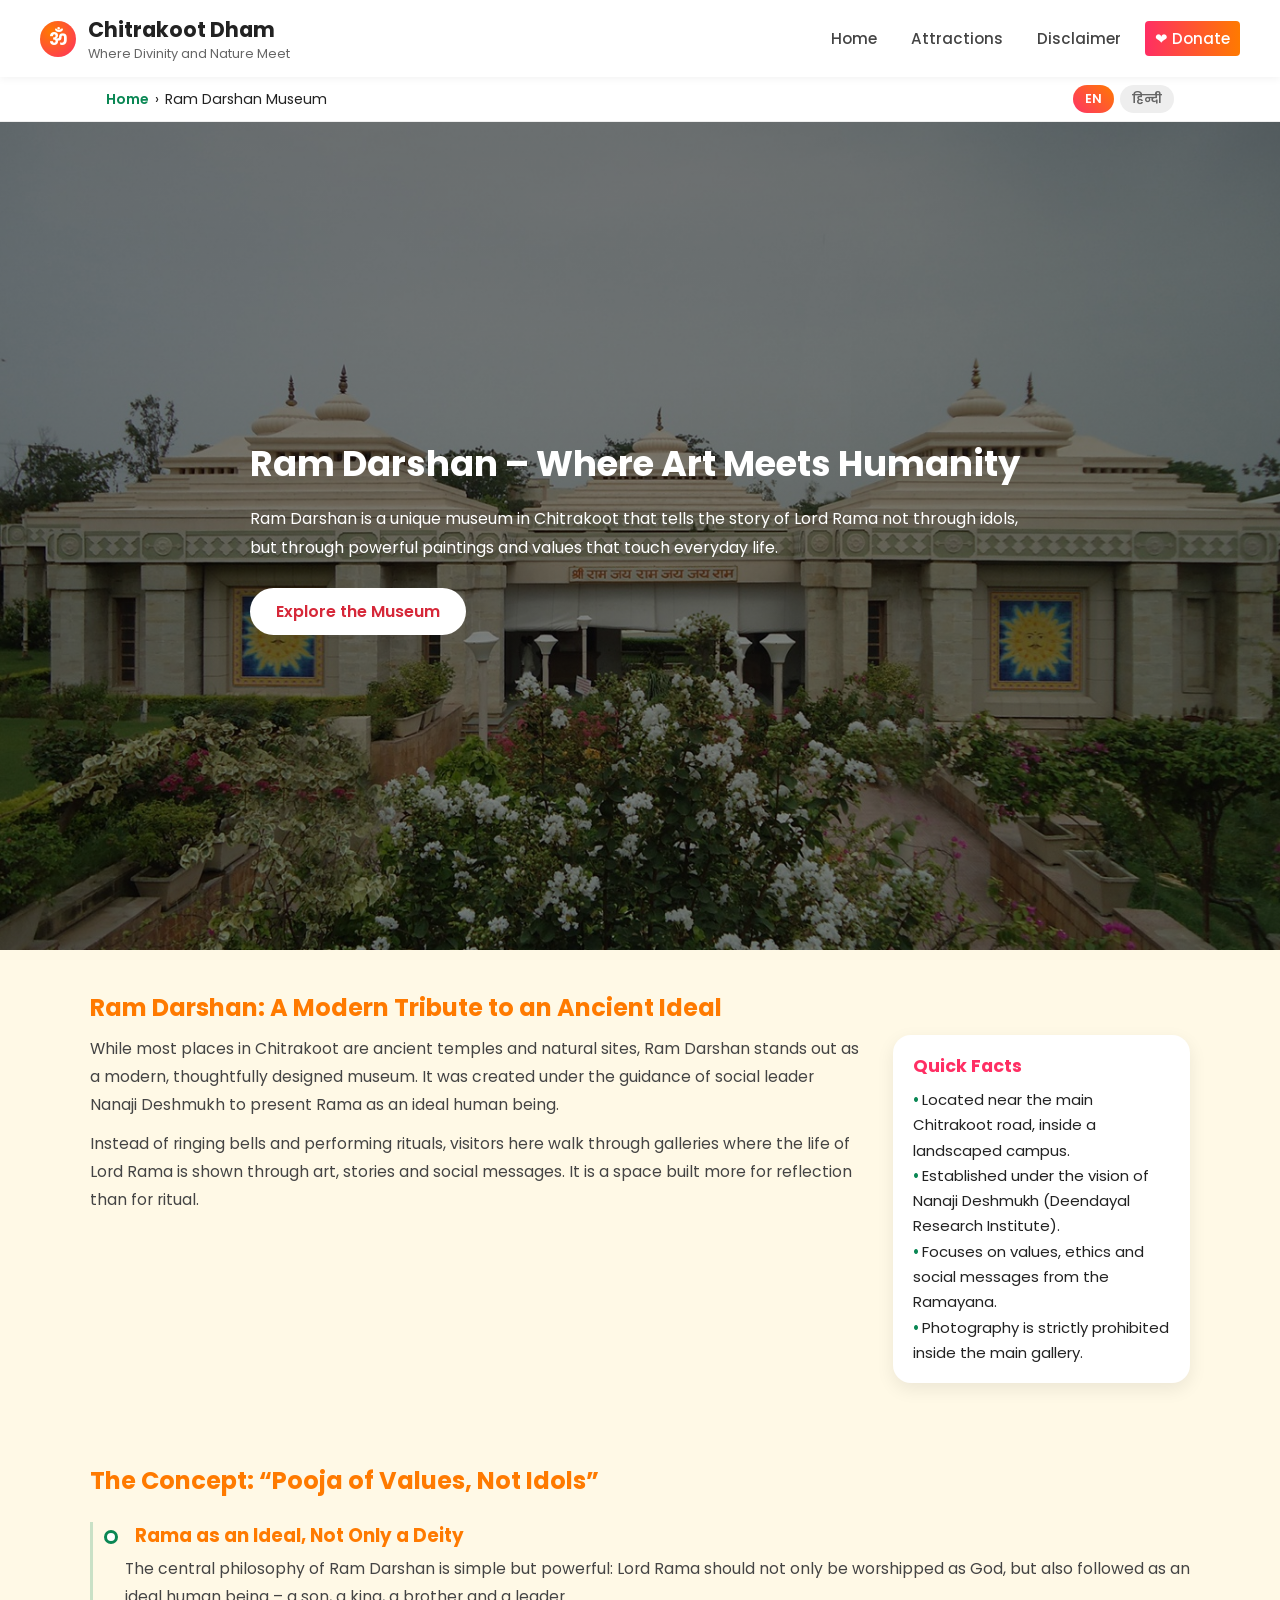
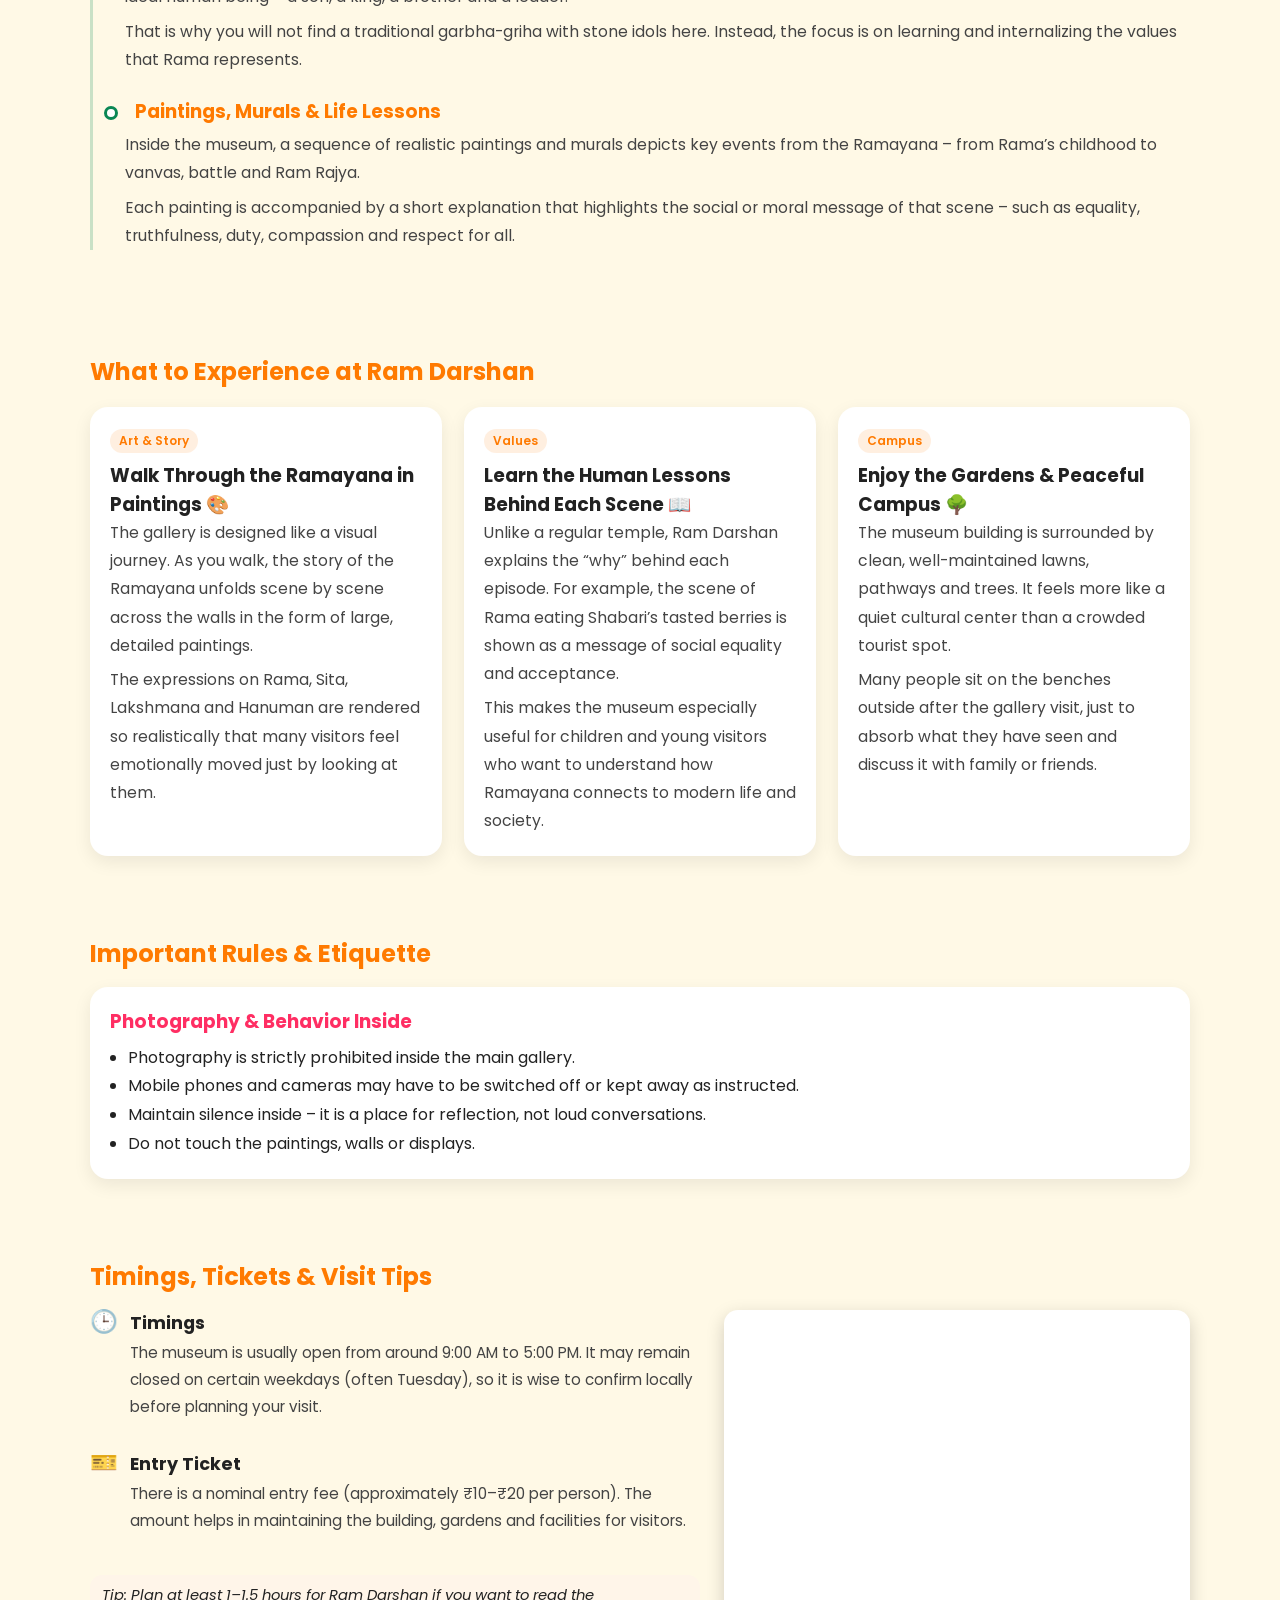
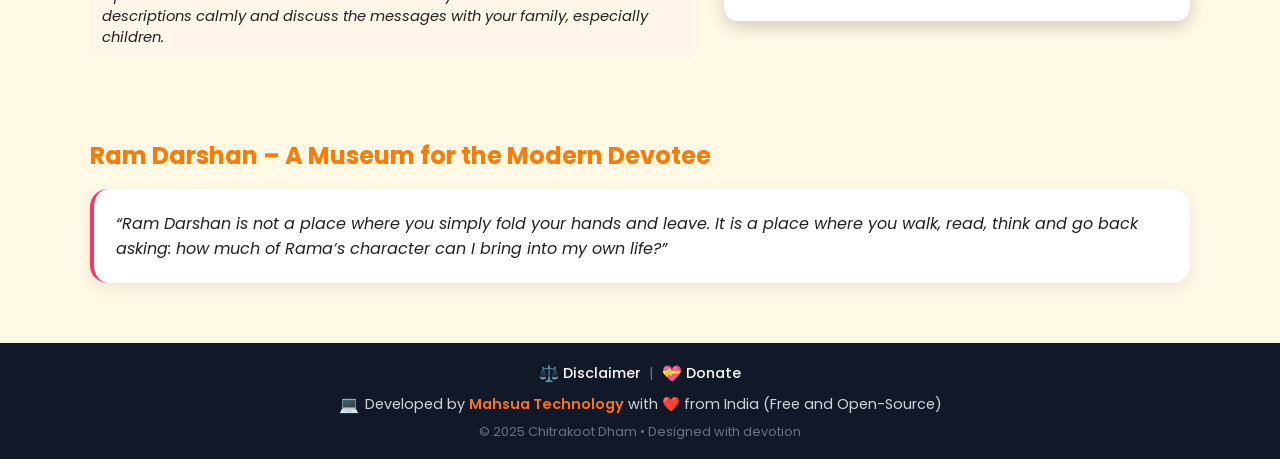
<file: pages/ram-darshan.html>
<!DOCTYPE html>
<html lang="en">
<head>
  <meta charset="UTF-8" />
  <title>Ram Darshan Museum, Chitrakoot – Ramayana Values & Art Gallery</title>
    
  <!-- Google Ads -->
  <script async src="https://pagead2.googlesyndication.com/pagead/js/adsbygoogle.js?client=ca-pub-9351361840615541" crossorigin="anonymous"></script>
  <meta name="google-adsense-account" content="ca-pub-9351361840615541">
  <!-- Meta Tags -->
  <meta name="viewport" content="width=device-width, initial-scale=1.0" />
  <meta name="description"
        content="Visit Ram Darshan in Chitrakoot – a unique museum created by Nanaji Deshmukh that presents the life and values of Lord Rama through paintings, murals and thoughtful exhibits." />

  <link rel="canonical" href="https://chitrakoot.mahsua.com/pages/ram-darshan.html" />

  <link rel="stylesheet" href="../assets/css/style.css" />
  <link rel="stylesheet" href="../assets/css/main.css" />

  <!-- Open Graph -->
  <meta property="og:type" content="article" />
  <meta property="og:title" content="Ram Darshan Museum, Chitrakoot – Where Art Meets Humanity" />
  <meta property="og:description"
        content="Explore Ram Darshan – a modern museum in Chitrakoot that explains Ramayana through values, social messages and realistic artwork." />
  <meta property="og:url" content="https://chitrakoot.mahsua.com/pages/ram-darshan.html" />
  <meta property="og:image" content="https://chitrakoot.mahsua.com/assets/images/ram-darshan.jpg" />

  <!-- Twitter Card -->
  <meta name="twitter:card" content="summary_large_image" />
  <meta name="twitter:title" content="Ram Darshan Museum, Chitrakoot – Art, Values & Ramayana" />
  <meta name="twitter:description"
        content="Plan your visit to Ram Darshan – timings, ticket details and why it is a must-visit museum for families and students." />
  <meta name="twitter:image" content="https://chitrakoot.mahsua.com/assets/images/ram-darshan.jpg" />

  <!-- Structured Data: TouristAttraction + Breadcrumb -->
  <script type="application/ld+json">
  {
    "@context": "https://schema.org",
    "@graph": [
      {
        "@type": "TouristAttraction",
        "@id": "https://chitrakoot.mahsua.com/pages/ram-darshan.html#attraction",
        "name": "Ram Darshan Museum, Chitrakoot",
        "description": "Educational museum complex in Chitrakoot founded under the vision of Nanaji Deshmukh, focusing on the life and values of Lord Rama through art and exhibits.",
        "url": "https://chitrakoot.mahsua.com/pages/ram-darshan.html",
        "image": "https://chitrakoot.mahsua.com/assets/images/ram-darshan.jpg",
        "touristType": ["Pilgrim","Family","Student"],
        "isPartOf": {
          "@id": "https://chitrakoot.mahsua.com/#destination"
        },
        "address": {
          "@type": "PostalAddress",
          "addressLocality": "Ram Darshan, Chitrakoot",
          "addressRegion": "Madhya Pradesh",
          "addressCountry": "IN"
        }
      },
      {
        "@type": "BreadcrumbList",
        "@id": "https://chitrakoot.mahsua.com/pages/ram-darshan.html#breadcrumb",
        "itemListElement": [
          {
            "@type": "ListItem",
            "position": 1,
            "name": "Chitrakoot Dham",
            "item": "https://chitrakoot.mahsua.com/"
          },
          {
            "@type": "ListItem",
            "position": 2,
            "name": "Ram Darshan",
            "item": "https://chitrakoot.mahsua.com/pages/ram-darshan.html"
          }
        ]
      }
    ]
  }
  </script>
</head>

<body>

<!-- TOP BAR -->
<header class="topbar">
  <a href="../index.html" class="brand">
    <div class="brand-logo">ॐ</div>
    <div class="brand-text">
      <span class="brand-title">Chitrakoot Dham</span>
      <span class="brand-subtitle">Where Divinity and Nature Meet</span>
    </div>
  </a>

  <nav class="main-nav">
    <a href="../index.html">Home</a>
    <a href="../index.html#attractions">Attractions</a>
    <a href="./disclaimer.html">Disclaimer</a>
    <a href="https://technology.mahsua.com/pages/donate.html" class="btn-nav">❤ Donate</a>
  </nav>
</header>

<!-- BREADCRUMB + LANG -->
<div class="breadcrumb-bar">
  <div class="breadcrumb-inner">
    <div class="breadcrumb-left">
      <a href="../index.html" id="crumb-home">Home</a>
      <span>›</span>
      <span id="crumb-page">Ram Darshan Museum</span>
    </div>

    <div class="lang-toggle">
      <button class="lang-btn lang-en active" type="button" onclick="setLanguage('en')">EN</button>
      <button class="lang-btn lang-hi inactive" type="button" onclick="setLanguage('hi')">हिन्दी</button>
    </div>
  </div>
</div>

<!-- HERO -->
<section class="hero"
  style="background:linear-gradient(rgba(0,0,0,0.55),rgba(0,0,0,0.45)),url('../assets/images/ram-darshan.jpg') center/cover no-repeat;">
  <div class="hero-inner rd-hero">
    <h1 id="hero-title">Ram Darshan – Where Art Meets Humanity</h1>
    <p id="hero-text">
      Ram Darshan is a unique museum in Chitrakoot that tells the story of
      Lord Rama not through idols, but through powerful paintings and values
      that touch everyday life.
    </p>
    <a href="#intro" class="btn-hero" id="hero-btn">Explore the Museum</a>
  </div>
</section>

<main>

<!-- INTRO -->
<section class="section" id="intro">
  <div class="section-inner">
    <h2 id="intro-heading">Ram Darshan: A Modern Tribute to an Ancient Ideal</h2>

    <div class="rd-intro-grid">
      <div class="rd-intro-text">
        <p id="intro-p1">
          While most places in Chitrakoot are ancient temples and natural
          sites, Ram Darshan stands out as a modern, thoughtfully designed
          museum. It was created under the guidance of social leader
          Nanaji Deshmukh to present Rama as an ideal human being.
        </p>
        <p id="intro-p2" style="margin-top:10px;">
          Instead of ringing bells and performing rituals, visitors here walk
          through galleries where the life of Lord Rama is shown through art,
          stories and social messages. It is a space built more for reflection
          than for ritual.
        </p>
      </div>

      <aside class="rd-facts">
        <h3 id="facts-heading">Quick Facts</h3>
        <ul>
          <li id="fact1">Located near the main Chitrakoot road, inside a landscaped campus.</li>
          <li id="fact2">Established under the vision of Nanaji Deshmukh (Deendayal Research Institute).</li>
          <li id="fact3">Focuses on values, ethics and social messages from the Ramayana.</li>
          <li id="fact4">Photography is strictly prohibited inside the main gallery.</li>
        </ul>
      </aside>
    </div>
  </div>
</section>

<!-- CONCEPT / PHILOSOPHY -->
<section class="section" id="concept">
  <div class="section-inner">
    <h2 id="concept-heading">The Concept: “Pooja of Values, Not Idols”</h2>

    <div class="timeline">

      <div class="timeline-item">
        <span class="timeline-bullet"></span>
        <h3 id="concept1-title">Rama as an Ideal, Not Only a Deity</h3>
        <p id="concept1-p1">
          The central philosophy of Ram Darshan is simple but powerful:
          Lord Rama should not only be worshipped as God, but also followed as
          an ideal human being – a son, a king, a brother and a leader.
        </p>
        <p id="concept1-p2" style="margin-top:6px;">
          That is why you will not find a traditional garbha-griha with stone
          idols here. Instead, the focus is on learning and internalizing the
          values that Rama represents.
        </p>
      </div>

      <div class="timeline-item">
        <span class="timeline-bullet"></span>
        <h3 id="concept2-title">Paintings, Murals & Life Lessons</h3>
        <p id="concept2-p1">
          Inside the museum, a sequence of realistic paintings and murals
          depicts key events from the Ramayana – from Rama’s childhood to
          vanvas, battle and Ram Rajya.
        </p>
        <p id="concept2-p2" style="margin-top:6px;">
          Each painting is accompanied by a short explanation that highlights
          the social or moral message of that scene – such as equality,
          truthfulness, duty, compassion and respect for all.
        </p>
      </div>
    </div>
  </div>
</section>

<!-- EXPERIENCE -->
<section class="section" id="experience">
  <div class="section-inner">
    <h2 id="exp-heading">What to Experience at Ram Darshan</h2>

    <div class="experience-cards">

      <article class="experience-card">
        <span class="experience-tag" id="exp1-tag">Art & Story</span>
        <h3 id="exp1-title">Walk Through the Ramayana in Paintings 🎨</h3>
        <p id="exp1-p1">
          The gallery is designed like a visual journey. As you walk, the
          story of the Ramayana unfolds scene by scene across the walls in the
          form of large, detailed paintings.
        </p>
        <p id="exp1-p2" style="margin-top:6px;">
          The expressions on Rama, Sita, Lakshmana and Hanuman are rendered so
          realistically that many visitors feel emotionally moved just by
          looking at them.
        </p>
      </article>

      <article class="experience-card">
        <span class="experience-tag" id="exp2-tag">Values</span>
        <h3 id="exp2-title">Learn the Human Lessons Behind Each Scene 📖</h3>
        <p id="exp2-p1">
          Unlike a regular temple, Ram Darshan explains the “why” behind each
          episode. For example, the scene of Rama eating Shabari’s tasted
          berries is shown as a message of social equality and acceptance.
        </p>
        <p id="exp2-p2" style="margin-top:6px;">
          This makes the museum especially useful for children and young
          visitors who want to understand how Ramayana connects to modern
          life and society.
        </p>
      </article>

      <article class="experience-card">
        <span class="experience-tag" id="exp3-tag">Campus</span>
        <h3 id="exp3-title">Enjoy the Gardens & Peaceful Campus 🌳</h3>
        <p id="exp3-p1">
          The museum building is surrounded by clean, well-maintained lawns,
          pathways and trees. It feels more like a quiet cultural center than
          a crowded tourist spot.
        </p>
        <p id="exp3-p2" style="margin-top:6px;">
          Many people sit on the benches outside after the gallery visit, just
          to absorb what they have seen and discuss it with family or friends.
        </p>
      </article>

    </div>
  </div>
</section>
<script async src="https://pagead2.googlesyndication.com/pagead/js/adsbygoogle.js?client=ca-pub-9351361840615541"
    crossorigin="anonymous"></script>
<!-- Horizontal Full Size -->
<ins class="adsbygoogle"
    style="display:block"
    data-ad-client="ca-pub-9351361840615541"
    data-ad-slot="5893405602"
    data-ad-format="auto"
    data-full-width-responsive="true"></ins>
<script>
    (adsbygoogle = window.adsbygoogle || []).push({});
</script>
<!-- RULES -->
<section class="section" id="rules">
  <div class="section-inner">
    <h2 id="rules-heading">Important Rules & Etiquette</h2>

    <div class="rules-box">
      <h3 id="rules-subheading">Photography & Behavior Inside</h3>
      <ul>
        <li id="rule1">Photography is strictly prohibited inside the main gallery.</li>
        <li id="rule2">Mobile phones and cameras may have to be switched off or kept away as instructed.</li>
        <li id="rule3">Maintain silence inside – it is a place for reflection, not loud conversations.</li>
        <li id="rule4">Do not touch the paintings, walls or displays.</li>
      </ul>
    </div>
  </div>
</section>

<!-- VISIT INFO + MAP -->
<section class="section" id="visit">
  <div class="section-inner">
    <h2 id="visit-heading">Timings, Tickets & Visit Tips</h2>

    <div class="visit-grid">
      <div class="visit-info">
        <div class="info-item">
          <span class="icon">🕒</span>
          <div>
            <h4 id="visit-time-title">Timings</h4>
            <p id="visit-time-text">
              The museum is usually open from around 9:00 AM to 5:00 PM.
              It may remain closed on certain weekdays (often Tuesday), so it is
              wise to confirm locally before planning your visit.
            </p>
          </div>
        </div>

        <div class="info-item">
          <span class="icon">🎫</span>
          <div>
            <h4 id="visit-ticket-title">Entry Ticket</h4>
            <p id="visit-ticket-text">
              There is a nominal entry fee (approximately ₹10–₹20 per person).
              The amount helps in maintaining the building, gardens and
              facilities for visitors.
            </p>
          </div>
        </div>

        <div class="visit-tip" id="visit-tip">
          Tip: Plan at least 1–1.5 hours for Ram Darshan if you want to read
          the descriptions calmly and discuss the messages with your family,
          especially children.
        </div>
      </div>

      <div class="visit-map">
        <!-- Generic Chitrakoot map – can be replaced with a specific Ram Darshan location embed -->
        <iframe src="https://www.google.com/maps/embed?pb=!1m18!1m12!1m3!1d3611.6019446004016!2d80.85182867384736!3d25.149145033648267!2m3!1f0!2f0!3f0!3m2!1i1024!2i768!4f13.1!3m3!1m2!1s0x3984a7acacb6a027%3A0xabb83b29ad027099!2sRam%20Darshan!5e0!3m2!1sen!2sin!4v1764837135951!5m2!1sen!2sin" width="600" height="450" style="border:0;" allowfullscreen="" loading="lazy" referrerpolicy="no-referrer-when-downgrade"></iframe>
      </div>
    </div>
  </div>
</section>

<!-- CLOSING -->
<section class="section">
  <div class="section-inner">
    <h2 id="closing-heading">Ram Darshan – A Museum for the Modern Devotee</h2>
    <div class="rd-closing" id="closing-text">
      “Ram Darshan is not a place where you simply fold your hands and leave.
      It is a place where you walk, read, think and go back asking: how much
      of Rama’s character can I bring into my own life?”
    </div>
  </div>
</section>

</main>

  <!-- FOOTER -->
  <footer class="site-footer">
    <div class="footer-inner">

      <div class="footer-links">
        <a href="./disclaimer.html">
          <span class="footer-icon">⚖️</span>
          <span id="footer-disclaimer">Disclaimer</span>
        </a>
        <span class="footer-sep">|</span>
        <a href="./donate.html">
          <span class="footer-icon">💝</span>
          <span id="footer-donate">Donate</span>
        </a>
      </div>

      <div class="footer-meta">
        <span class="footer-icon">💻</span>
        <span id="footer-dev-text">
          Developed by <a href="https://technology.mahsua.com" target="_blank" rel="noopener">Mahsua Technology</a>
          with ❤️ from India (Free and Open-Source)
        </span>
      </div>

      <div class="footer-copy">
        <span id="footer-copy">© 2025 Chitrakoot Dham • Designed with devotion</span>
      </div>

    </div>
  </footer>

<!-- LANGUAGE SCRIPT -->
<script>
  const translations = {
    en: {
      'crumb-home': 'Home',
      'crumb-page': 'Ram Darshan Museum',

      'hero-title': 'Ram Darshan – Where Art Meets Humanity',
      'hero-text': 'Ram Darshan is a unique museum in Chitrakoot that tells the story of Lord Rama not through idols, but through powerful paintings and values that touch everyday life.',
      'hero-btn': 'Explore the Museum',

      'intro-heading': 'Ram Darshan: A Modern Tribute to an Ancient Ideal',
      'intro-p1': 'While most places in Chitrakoot are ancient temples and natural sites, Ram Darshan stands out as a modern, thoughtfully designed museum. It was created under the guidance of social leader Nanaji Deshmukh to present Rama as an ideal human being.',
      'intro-p2': 'Instead of ringing bells and performing rituals, visitors here walk through galleries where the life of Lord Rama is shown through art, stories and social messages. It is a space built more for reflection than for ritual.',

      'facts-heading': 'Quick Facts',
      'fact1': 'Located near the main Chitrakoot road, inside a landscaped campus.',
      'fact2': 'Established under the vision of Nanaji Deshmukh (Deendayal Research Institute).',
      'fact3': 'Focuses on values, ethics and social messages from the Ramayana.',
      'fact4': 'Photography is strictly prohibited inside the main gallery.',

      'concept-heading': 'The Concept: “Pooja of Values, Not Idols”',
      'concept1-title': 'Rama as an Ideal, Not Only a Deity',
      'concept1-p1': 'The central philosophy of Ram Darshan is simple but powerful: Lord Rama should not only be worshipped as God, but also followed as an ideal human being – a son, a king, a brother and a leader.',
      'concept1-p2': 'That is why you will not find a traditional garbha-griha with stone idols here. Instead, the focus is on learning and internalizing the values that Rama represents.',
      'concept2-title': 'Paintings, Murals & Life Lessons',
      'concept2-p1': 'Inside the museum, a sequence of realistic paintings and murals depicts key events from the Ramayana – from Rama’s childhood to vanvas, battle and Ram Rajya.',
      'concept2-p2': 'Each painting is accompanied by a short explanation that highlights the social or moral message of that scene – such as equality, truthfulness, duty, compassion and respect for all.',

      'exp-heading': 'What to Experience at Ram Darshan',
      'exp1-tag': 'Art & Story',
      'exp1-title': 'Walk Through the Ramayana in Paintings 🎨',
      'exp1-p1': 'The gallery is designed like a visual journey. As you walk, the story of the Ramayana unfolds scene by scene across the walls in the form of large, detailed paintings.',
      'exp1-p2': 'The expressions on Rama, Sita, Lakshmana and Hanuman are rendered so realistically that many visitors feel emotionally moved just by looking at them.',
      'exp2-tag': 'Values',
      'exp2-title': 'Learn the Human Lessons Behind Each Scene 📖',
      'exp2-p1': 'Unlike a regular temple, Ram Darshan explains the “why” behind each episode. For example, the scene of Rama eating Shabari’s tasted berries is shown as a message of social equality and acceptance.',
      'exp2-p2': 'This makes the museum especially useful for children and young visitors who want to understand how Ramayana connects to modern life and society.',
      'exp3-tag': 'Campus',
      'exp3-title': 'Enjoy the Gardens & Peaceful Campus 🌳',
      'exp3-p1': 'The museum building is surrounded by clean, well-maintained lawns, pathways and trees. It feels more like a quiet cultural center than a crowded tourist spot.',
      'exp3-p2': 'Many people sit on the benches outside after the gallery visit, just to absorb what they have seen and discuss it with family or friends.',

      'rules-heading': 'Important Rules & Etiquette',
      'rules-subheading': 'Photography & Behavior Inside',
      'rule1': 'Photography is strictly prohibited inside the main gallery.',
      'rule2': 'Mobile phones and cameras may have to be switched off or kept away as instructed.',
      'rule3': 'Maintain silence inside – it is a place for reflection, not loud conversations.',
      'rule4': 'Do not touch the paintings, walls or displays.',

      'visit-heading': 'Timings, Tickets & Visit Tips',
      'visit-time-title': 'Timings',
      'visit-time-text': 'The museum is usually open from around 9:00 AM to 5:00 PM. It may remain closed on certain weekdays (often Tuesday), so it is wise to confirm locally before planning your visit.',
      'visit-ticket-title': 'Entry Ticket',
      'visit-ticket-text': 'There is a nominal entry fee (approximately ₹10–₹20 per person). The amount helps in maintaining the building, gardens and facilities for visitors.',
      'visit-tip': 'Tip: Plan at least 1–1.5 hours for Ram Darshan if you want to read the descriptions calmly and discuss the messages with your family, especially children.',

      'closing-heading': 'Ram Darshan – A Museum for the Modern Devotee',
      'closing-text': '“Ram Darshan is not a place where you simply fold your hands and leave. It is a place where you walk, read, think and go back asking: how much of Rama’s character can I bring into my own life?”'
    },

    hi: {
      'crumb-home': 'मुखपृष्ठ',
      'crumb-page': 'राम दर्शन संग्रहालय',

      'hero-title': 'राम दर्शन – जहाँ कला इंसानियत से मिलती है',
      'hero-text': 'चित्रकूट में स्थित राम दर्शन एक अनोखा संग्रहालय है, जहाँ भगवान राम की कथा मूर्तियों से नहीं, बल्कि प्रभावशाली चित्रों और जीवन मूल्यों के माध्यम से सुनाई जाती है।',
      'hero-btn': 'संग्रहालय को जानें',

      'intro-heading': 'राम दर्शन: प्राचीन आदर्श का आधुनिक प्रस्तुतीकरण',
      'intro-p1': 'चित्रकूट के अधिकांश स्थल प्राचीन मंदिर और प्राकृतिक धाम हैं, लेकिन राम दर्शन एक आधुनिक और सोच–समझकर तैयार किया गया संग्रहालय है। इसे समाजसेवी नानाजी देशमुख के मार्गदर्शन में इस उद्देश्य से बनाया गया कि राम को केवल देवता नहीं, आदर्श मनुष्य के रूप में समझा जाए।',
      'intro-p2': 'घंटी बजाकर और पूजा करके लौटने के बजाय यहाँ आगंतुक चित्र–दीर्घा के बीच से गुजरते हैं, जहाँ भगवान राम का जीवन कला, कथा और सामाजिक संदेशों के रूप में सामने आता है। यह स्थान पूजा से अधिक चिंतन के लिए बनाया गया है।',

      'facts-heading': 'मुख्य विशेषताएँ',
      'fact1': 'चित्रकूट की मुख्य सड़क के पास, सुंदर सजाए गए परिसर के भीतर स्थित।',
      'fact2': 'दीनदयाल रिसर्च इंस्टीट्यूट के संस्थापक नानाजी देशमुख की परिकल्पना पर आधारित।',
      'fact3': 'रामायण से जुड़े आदर्शों, नैतिक मूल्यों और सामाजिक संदेशों पर केंद्रित।',
      'fact4': 'मुख्य दीर्घा के भीतर फोटोग्राफी पूर्णतः निषिद्ध है।',

      'concept-heading': 'दर्शन की अवधारणा: “मूर्तियों नहीं, मूल्यों की पूजा”',
      'concept1-title': 'देवता ही नहीं, जीवन का आदर्श राम',
      'concept1-p1': 'राम दर्शन की मूल भावना यह है कि भगवान राम की आराधना केवल देवता के रूप में न होकर, आदर्श पुत्र, आदर्श राजा, आदर्श भाई और आदर्श नेता के रूप में भी की जाए।',
      'concept1-p2': 'इसीलिए यहाँ आपको पारंपरिक गर्भगृह और पूजा के लिए रखी पत्थर की मूर्तियाँ नहीं मिलतीं। ध्यान इस बात पर है कि राम के गुणों को समझकर उन्हें अपने जीवन में उतारा जाए।',
      'concept2-title': 'चित्र, भित्तिचित्र और जीवन–संदेश',
      'concept2-p1': 'संग्रहालय के भीतर रामायण की महत्वपूर्ण घटनाओं को बड़े–बड़े यथार्थ चित्रों और भित्तिचित्रों के माध्यम से दर्शाया गया है – बाल्यकाल से लेकर वनवास, युद्ध और रामराज्य तक।',
      'concept2-p2': 'हर चित्र के साथ संक्षिप्त विवरण दिया गया है जो उस प्रसंग के सामाजिक या नैतिक संदेश को समझाता है – जैसे समानता, सत्यनिष्ठा, कर्तव्य–पालन, करुणा और सबके प्रति सम्मान।',

      'exp-heading': 'राम दर्शन में क्या–क्या अनुभव करें',
      'exp1-tag': 'कथा और कला',
      'exp1-title': 'चित्रों के माध्यम से रामायण की यात्रा 🎨',
      'exp1-p1': 'चित्र–दीर्घा को इस तरह बनाया गया है कि चलते–चलते रामायण की कथा आपके सामने क्रमवार खुलती जाती है। दीवारों पर बने बड़े–बड़े चित्र घटनाओं को जीवंत बना देते हैं।',
      'exp1-p2': 'राम, सीता, लक्ष्मण और हनुमान के चेहरे के भाव इतने वास्तविक दिखाई देते हैं कि कई आगंतुक केवल चित्र देखते–देखते भावुक हो जाते हैं।',
      'exp2-tag': 'मूल्य',
      'exp2-title': 'हर प्रसंग के पीछे छिपे मानव–मूल्य 📖',
      'exp2-p1': 'सामान्य मंदिरों से अलग, राम दर्शन हर घटना के पीछे “क्यों” को समझाने की कोशिश करता है। जैसे शबरी के जूठे बेर प्रसंग को केवल चमत्कार नहीं, बल्कि सामाजिक समानता और स्वीकार्यता के संदेश के रूप में प्रस्तुत किया जाता है।',
      'exp2-p2': 'इससे यह संग्रहालय विशेष रूप से बच्चों और युवाओं के लिए उपयोगी बन जाता है, जो जानना चाहते हैं कि रामायण आज के समाज और जीवन से कैसे जुड़ती है।',
      'exp3-tag': 'परिसर',
      'exp3-title': 'सज–संवरे बगीचे और शांत वातावरण 🌳',
      'exp3-p1': 'संग्रहालय भवन के चारों ओर साफ–सुथरे लॉन, पेड़–पौधे और पगडंडियाँ हैं। यह स्थान एक शांत सांस्कृतिक केंद्र जैसा लगता है, न कि भीड़–भाड़ वाला पर्यटन स्थल।',
      'exp3-p2': 'कई लोग दीर्घा देखने के बाद बाहर बेंच पर बैठकर जो देखा–समझा है उस पर परिवार और मित्रों के साथ चर्चा करते हैं।',

      'rules-heading': 'महत्वपूर्ण नियम और शिष्टाचार',
      'rules-subheading': 'फोटोग्राफी और व्यवहार',
      'rule1': 'मुख्य दीर्घा के भीतर फोटोग्राफी सख्ती से प्रतिबंधित है।',
      'rule2': 'मोबाइल और कैमरा बंद रखने या अलग स्थान पर रखने का अनुरोध किया जा सकता है – निर्देशों का पालन करें।',
      'rule3': 'अंदर पूर्ण शांति बनाए रखें – यह ज़ोर–ज़ोर से बात करने की जगह नहीं, चिंतन की जगह है।',
      'rule4': 'चित्रों, दीवारों या किसी भी प्रदर्शनी सामग्री को हाथ न लगाएँ।',

      'visit-heading': 'समय, टिकट और यात्रा सुझाव',
      'visit-time-title': 'समय',
      'visit-time-text': 'संग्रहालय सामान्यतः सुबह लगभग 9:00 बजे से शाम 5:00 बजे तक खुला रहता है। कुछ सप्ताह के दिनों (अक्सर मंगलवार) को बंद भी रह सकता है, इसलिए बेहतर है कि स्थानीय रूप से समय की जानकारी पहले ले लें।',
      'visit-ticket-title': 'प्रवेश शुल्क',
      'visit-ticket-text': 'प्रवेश के लिए थोड़ा–सा शुल्क (लगभग ₹10–₹20 प्रति व्यक्ति) रखा गया है, जिससे परिसर, भवन और उद्यानों के रख–रखाव में सहायता मिलती है।',
      'visit-tip': 'सुझाव: यदि आप चित्रों को ध्यान से पढ़ना और परिवार, विशेषकर बच्चों के साथ चर्चा करना चाहते हैं, तो कम से कम 1–1.5 घंटे का समय राम दर्शन के लिए अवश्य निकालें।',

      'closing-heading': 'राम दर्शन – आधुनिक भक्त के लिए संग्रहालय',
      'closing-text': '“राम दर्शन वह जगह नहीं जहाँ आप केवल हाथ जोड़कर वापस लौट आएँ। यह वह स्थान है जहाँ आप चलते हैं, पढ़ते हैं, सोचते हैं और लौटते समय स्वयं से पूछते हैं – राम के चरित्र का कितना अंश मैं अपने जीवन में उतार सकता हूँ?”'
    }
  };

  function setLanguage(lang) {
    const set = translations[lang];
    if (!set) return;

    Object.keys(set).forEach(id => {
      const el = document.getElementById(id);
      if (el) el.textContent = set[id];
    });

    document.documentElement.lang = (lang === 'hi') ? 'hi' : 'en';

    document.querySelector('.lang-en').classList.toggle('active', lang === 'en');
    document.querySelector('.lang-en').classList.toggle('inactive', lang !== 'en');
    document.querySelector('.lang-hi').classList.toggle('active', lang === 'hi');
    document.querySelector('.lang-hi').classList.toggle('inactive', lang !== 'hi');
  }

  document.addEventListener('DOMContentLoaded', () => {
    setLanguage('en');
  });
</script>

</body>
</html>
</file>
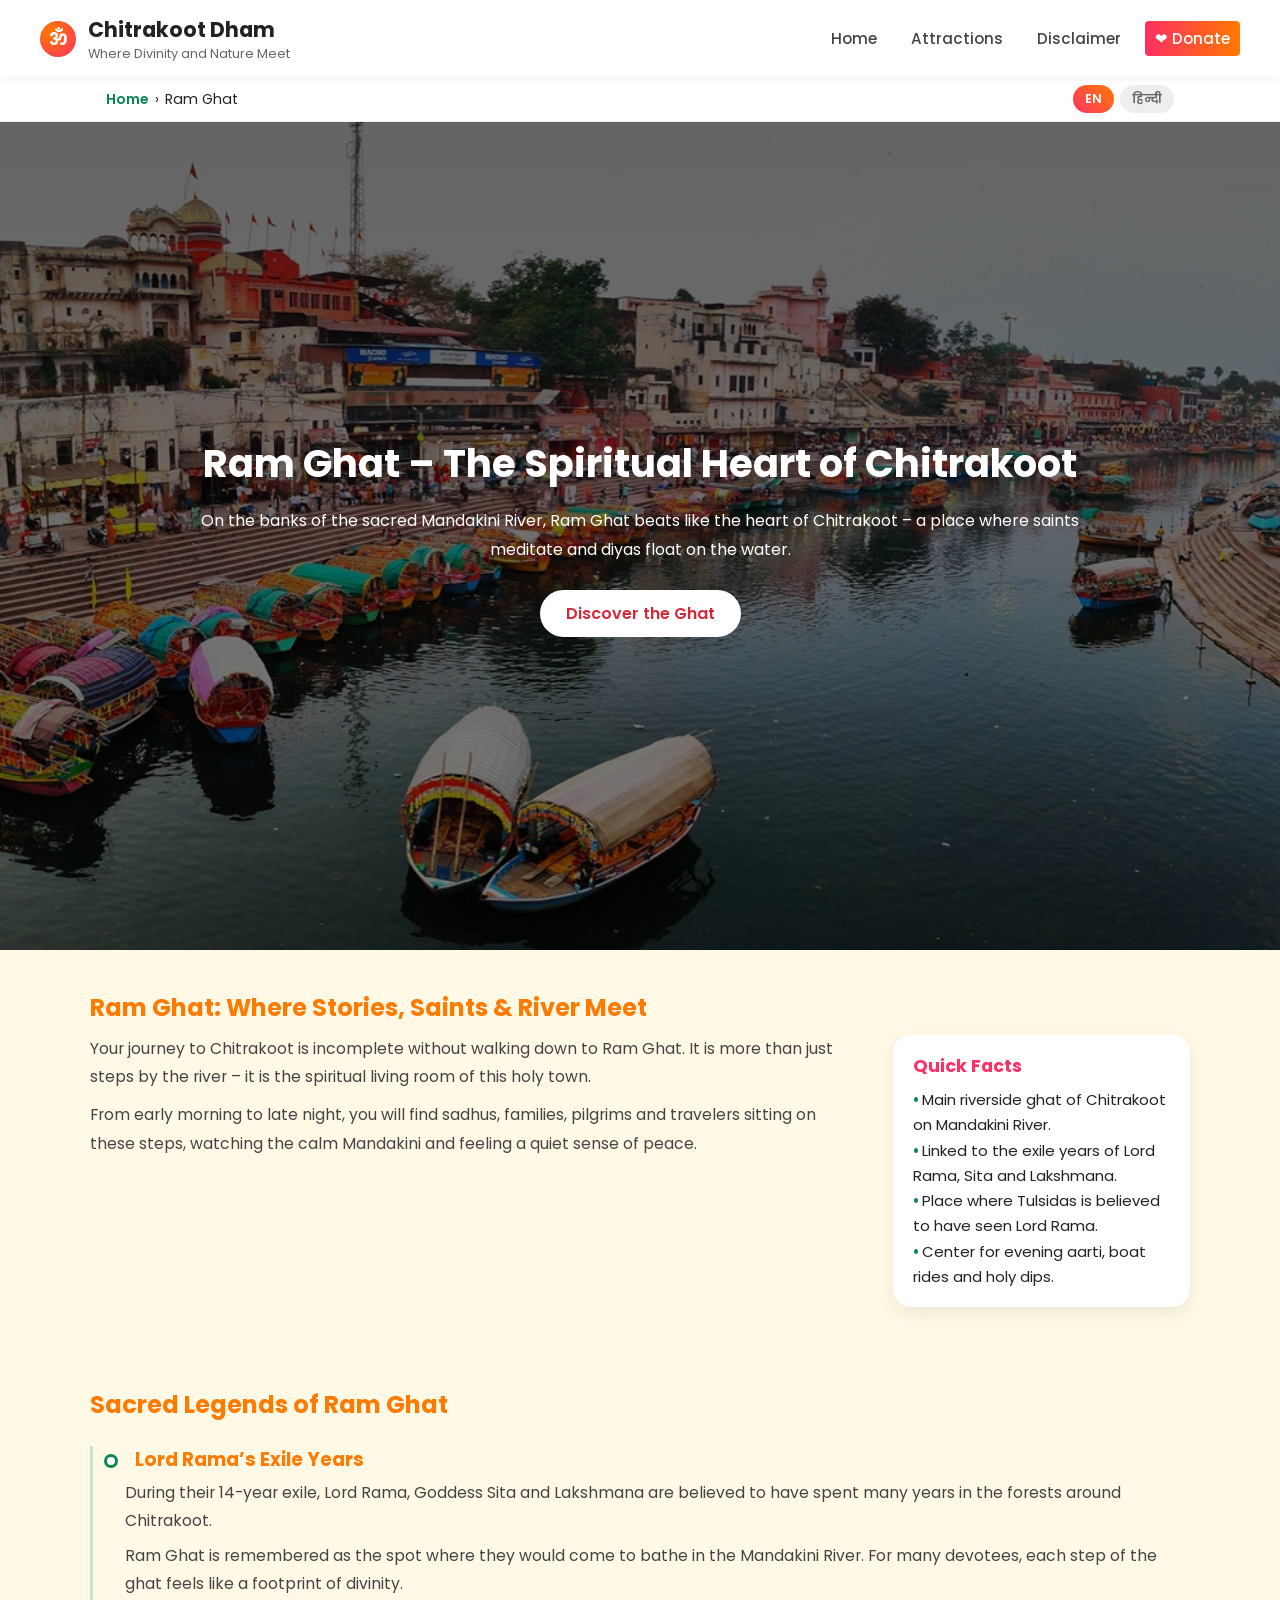
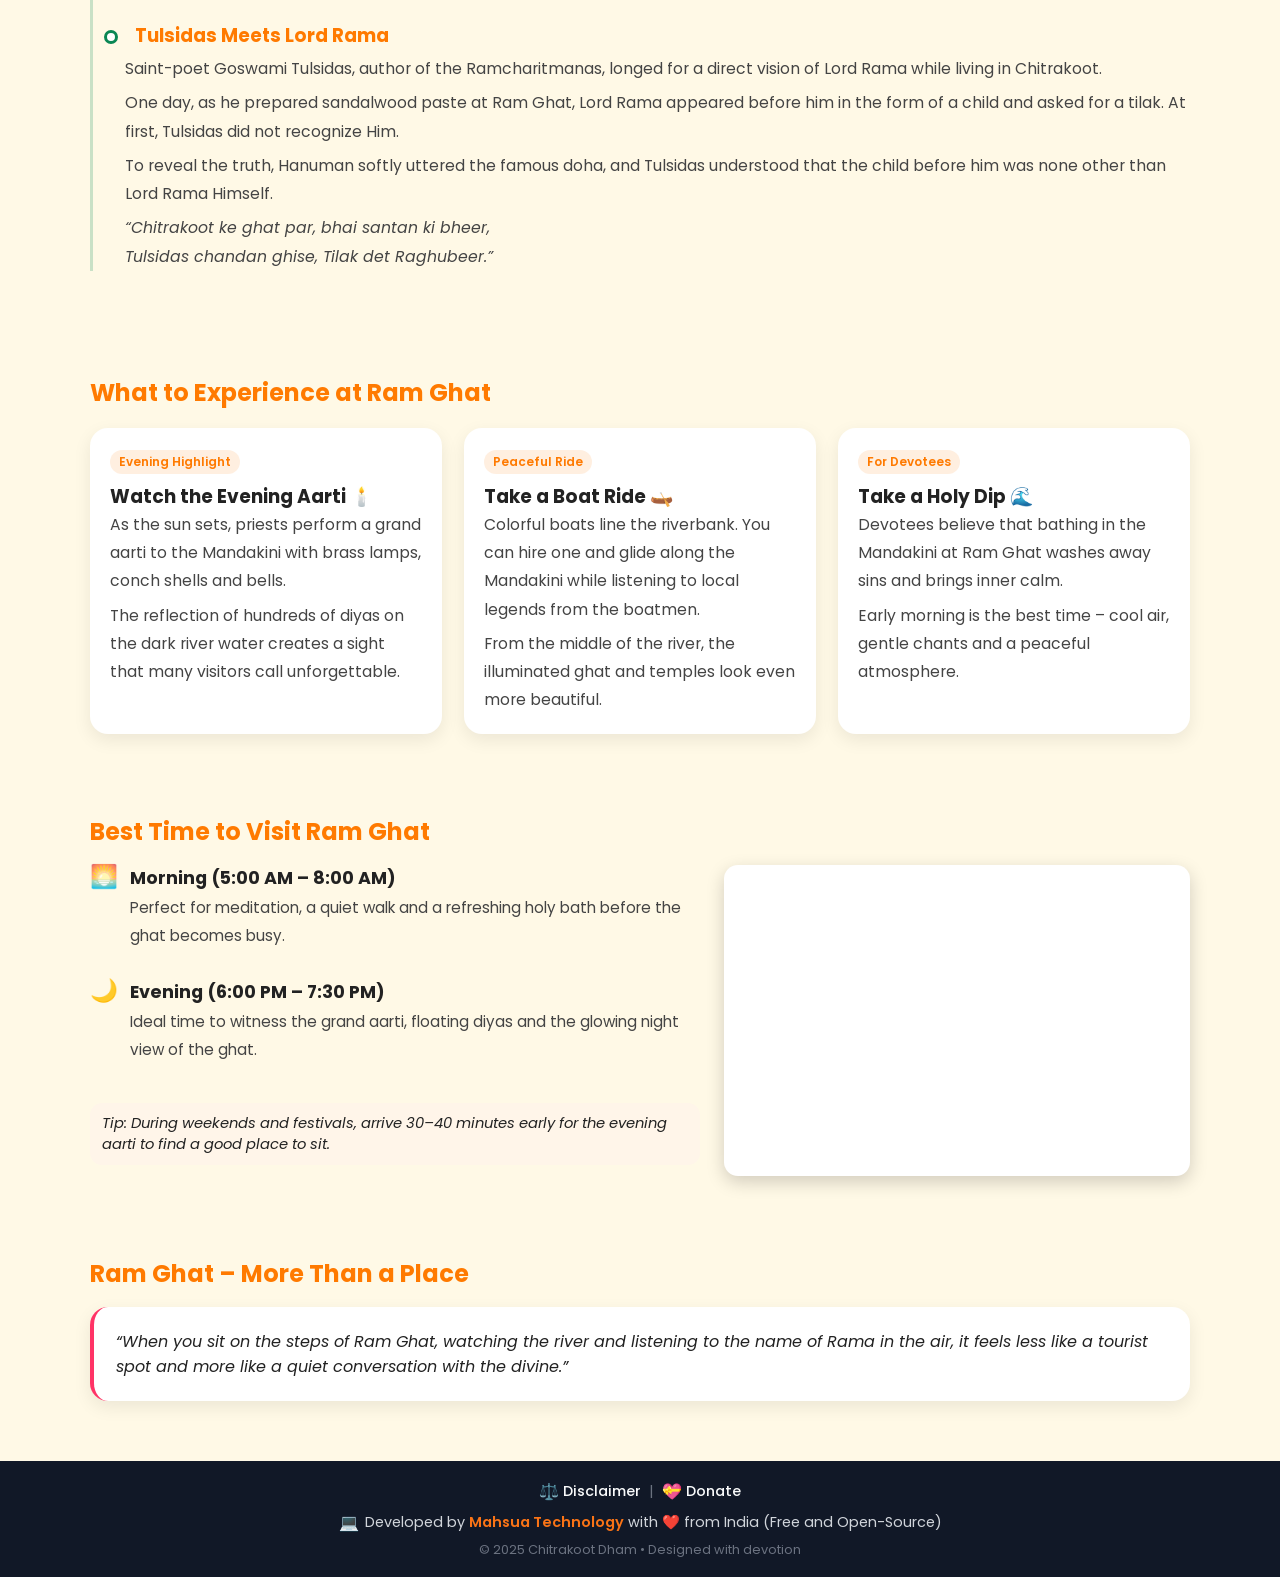
<file: pages/ram-ghat.html>
<!DOCTYPE html>
<html lang="en">
<head>
  <meta charset="UTF-8" />
  <title>Ram Ghat, Chitrakoot – Evening Aarti, Boat Rides & Mandakini River</title>
    
  <!-- Google Ads -->
  <script async src="https://pagead2.googlesyndication.com/pagead/js/adsbygoogle.js?client=ca-pub-9351361840615541" crossorigin="anonymous"></script>
  <meta name="google-adsense-account" content="ca-pub-9351361840615541">
  <!-- Meta Tags -->
  <meta name="viewport" content="width=device-width, initial-scale=1.0" />
  <meta name="description"
        content="Visit Ram Ghat in Chitrakoot – the spiritual heart on the banks of the Mandakini River, known for its evening aarti, holy dips and colorful boats." />

  <link rel="canonical" href="https://chitrakoot.mahsua.com/pages/ram-ghat.html" />
  <link rel="stylesheet" href="../assets/css/style.css" />
  <link rel="stylesheet" href="../assets/css/main.css" />

  <!-- Open Graph -->
  <meta property="og:type" content="article" />
  <meta property="og:title" content="Ram Ghat, Chitrakoot – Spiritual Heart on Mandakini River" />
  <meta property="og:description"
        content="Learn the legends of Lord Rama at Ram Ghat and plan your visit for Aarti, boat rides and holy baths." />
  <meta property="og:url" content="https://chitrakoot.mahsua.com/pages/ram-ghat.html" />
  <meta property="og:image" content="https://chitrakoot.mahsua.com/assets/images/ram-ghat.jpg" />

  <!-- Twitter Card -->
  <meta name="twitter:card" content="summary_large_image" />
  <meta name="twitter:title" content="Ram Ghat, Chitrakoot – Evening Aarti & Boat Rides" />
  <meta name="twitter:description"
        content="Everything you need to know about Ram Ghat – stories, legends and travel tips in English & Hindi." />
  <meta name="twitter:image" content="https://chitrakoot.mahsua.com/assets/images/ram-ghat.jpg" />

  <!-- Structured Data: TouristAttraction + Breadcrumb -->
  <script type="application/ld+json">
  {
    "@context": "https://schema.org",
    "@graph": [
      {
        "@type": "TouristAttraction",
        "@id": "https://chitrakoot.mahsua.com/pages/ram-ghat.html#attraction",
        "name": "Ram Ghat, Chitrakoot",
        "description": "Main riverside ghat of Chitrakoot on the Mandakini River, famous for daily evening aarti, boat rides and holy dips.",
        "url": "https://chitrakoot.mahsua.com/pages/ram-ghat.html",
        "image": "https://chitrakoot.mahsua.com/assets/images/ram-ghat.jpg",
        "touristType": "Pilgrim",
        "isPartOf": {
          "@id": "https://chitrakoot.mahsua.com/#destination"
        },
        "geo": {
          "@type": "GeoCoordinates",
          "latitude": 25.1775,
          "longitude": 80.8684
        },
        "address": {
          "@type": "PostalAddress",
          "addressLocality": "Ram Ghat, Chitrakoot",
          "addressRegion": "Uttar Pradesh",
          "addressCountry": "IN"
        }
      },
      {
        "@type": "BreadcrumbList",
        "@id": "https://chitrakoot.mahsua.com/pages/ram-ghat.html#breadcrumb",
        "itemListElement": [
          {
            "@type": "ListItem",
            "position": 1,
            "name": "Chitrakoot Dham",
            "item": "https://chitrakoot.mahsua.com/"
          },
          {
            "@type": "ListItem",
            "position": 2,
            "name": "Ram Ghat",
            "item": "https://chitrakoot.mahsua.com/pages/ram-ghat.html"
          }
        ]
      }
    ]
  }
  </script>
</head>

<body>

<!-- TOP BAR -->
<header class="topbar">
  <a href="../index.html" class="brand">
    <div class="brand-logo">ॐ</div>
    <div class="brand-text">
      <span class="brand-title">Chitrakoot Dham</span>
      <span class="brand-subtitle">Where Divinity and Nature Meet</span>
    </div>
  </a>

  <nav class="main-nav">
    <a href="../index.html">Home</a>
    <a href="../index.html#attractions">Attractions</a>
    <a href="./disclaimer.html">Disclaimer</a>
    <a href="https://technology.mahsua.com/pages/donate.html" class="btn-nav">❤ Donate</a>
  </nav>
</header>

<!-- BREADCRUMB + LANGUAGE TOGGLE -->
<div class="breadcrumb-bar">
  <div class="breadcrumb-inner">
    <div class="breadcrumb-left">
      <a href="../index.html" id="crumb-home">Home</a>
      <span>›</span>
      <span id="crumb-page">Ram Ghat</span>
    </div>

    <div class="lang-toggle">
      <button class="lang-btn lang-en active" type="button" onclick="setLanguage('en')">EN</button>
      <button class="lang-btn lang-hi inactive" type="button" onclick="setLanguage('hi')">हिन्दी</button>
    </div>
  </div>
</div>

<!-- HERO -->
<section class="hero"
  style="background:linear-gradient(rgba(0,0,0,0.55),rgba(0,0,0,0.45)),url('../assets/images/ram-ghat.jpg') center/cover no-repeat;">
  <div class="hero-inner hero-ram">
    <h1 id="hero-title">Ram Ghat – The Spiritual Heart of Chitrakoot</h1>
    <p id="hero-text">
      On the banks of the sacred Mandakini River, Ram Ghat beats like the
      heart of Chitrakoot – a place where saints meditate and diyas float
      on the water.
    </p>
    <a href="#intro" class="btn-hero" id="hero-btn">Discover the Ghat</a>
  </div>
</section>

<main>

<!-- INTRO -->
<section class="section" id="intro">
  <div class="section-inner">
    <h2 id="intro-heading">Ram Ghat: Where Stories, Saints & River Meet</h2>

    <div class="ram-intro-grid">
      <div class="ram-intro-text">
        <p id="intro-p1">
          Your journey to Chitrakoot is incomplete without walking down to Ram Ghat.
          It is more than just steps by the river – it is the spiritual living room
          of this holy town.
        </p>
        <p id="intro-p2" style="margin-top:10px;">
          From early morning to late night, you will find sadhus, families,
          pilgrims and travelers sitting on these steps, watching the calm
          Mandakini and feeling a quiet sense of peace.
        </p>
      </div>

      <aside class="ram-facts">
        <h3 id="facts-heading">Quick Facts</h3>
        <ul>
          <li id="fact1">Main riverside ghat of Chitrakoot on Mandakini River.</li>
          <li id="fact2">Linked to the exile years of Lord Rama, Sita and Lakshmana.</li>
          <li id="fact3">Place where Tulsidas is believed to have seen Lord Rama.</li>
          <li id="fact4">Center for evening aarti, boat rides and holy dips.</li>
        </ul>
      </aside>
    </div>
  </div>
</section>

<!-- LEGENDS / TIMELINE -->
<section class="section" id="legends">
  <div class="section-inner">
    <h2 id="legends-heading">Sacred Legends of Ram Ghat</h2>

    <div class="timeline">

      <div class="timeline-item">
        <span class="timeline-bullet"></span>
        <h3 id="legend1-title">Lord Rama’s Exile Years</h3>
        <p id="legend1-p1">
          During their 14-year exile, Lord Rama, Goddess Sita and Lakshmana are
          believed to have spent many years in the forests around Chitrakoot.
        </p>
        <p id="legend1-p2" style="margin-top:6px;">
          Ram Ghat is remembered as the spot where they would come to bathe in
          the Mandakini River. For many devotees, each step of the ghat feels
          like a footprint of divinity.
        </p>
      </div>

      <div class="timeline-item">
        <span class="timeline-bullet"></span>
        <h3 id="legend2-title">Tulsidas Meets Lord Rama</h3>
        <p id="legend2-p1">
          Saint-poet Goswami Tulsidas, author of the Ramcharitmanas, longed for
          a direct vision of Lord Rama while living in Chitrakoot.
        </p>
        <p id="legend2-p2" style="margin-top:6px;">
          One day, as he prepared sandalwood paste at Ram Ghat, Lord Rama
          appeared before him in the form of a child and asked for a tilak.
          At first, Tulsidas did not recognize Him.
        </p>
        <p id="legend2-p3" style="margin-top:6px;">
          To reveal the truth, Hanuman softly uttered the famous doha,
          and Tulsidas understood that the child before him was none other
          than Lord Rama Himself.
        </p>
        <p style="font-style:italic;margin-top:6px;">
          “Chitrakoot ke ghat par, bhai santan ki bheer,<br>
          Tulsidas chandan ghise, Tilak det Raghubeer.”
        </p>
      </div>

    </div>
  </div>
</section>
<script async src="https://pagead2.googlesyndication.com/pagead/js/adsbygoogle.js?client=ca-pub-9351361840615541"
    crossorigin="anonymous"></script>
<!-- Horizontal Full Size -->
<ins class="adsbygoogle"
    style="display:block"
    data-ad-client="ca-pub-9351361840615541"
    data-ad-slot="5893405602"
    data-ad-format="auto"
    data-full-width-responsive="true"></ins>
<script>
    (adsbygoogle = window.adsbygoogle || []).push({});
</script>
<!-- EXPERIENCES -->
<section class="section" id="experiences">
  <div class="section-inner">
    <h2 id="exp-heading">What to Experience at Ram Ghat</h2>

    <div class="experience-cards">

      <article class="experience-card">
        <span class="experience-tag" id="exp1-tag">Evening Highlight</span>
        <h3 id="exp1-title">Watch the Evening Aarti 🕯️</h3>
        <p id="exp1-p1">
          As the sun sets, priests perform a grand aarti to the Mandakini with
          brass lamps, conch shells and bells.
        </p>
        <p id="exp1-p2" style="margin-top:6px;">
          The reflection of hundreds of diyas on the dark river water creates a
          sight that many visitors call unforgettable.
        </p>
      </article>

      <article class="experience-card">
        <span class="experience-tag" id="exp2-tag">Peaceful Ride</span>
        <h3 id="exp2-title">Take a Boat Ride 🛶</h3>
        <p id="exp2-p1">
          Colorful boats line the riverbank. You can hire one and glide along
          the Mandakini while listening to local legends from the boatmen.
        </p>
        <p id="exp2-p2" style="margin-top:6px;">
          From the middle of the river, the illuminated ghat and temples look
          even more beautiful.
        </p>
      </article>

      <article class="experience-card">
        <span class="experience-tag" id="exp3-tag">For Devotees</span>
        <h3 id="exp3-title">Take a Holy Dip 🌊</h3>
        <p id="exp3-p1">
          Devotees believe that bathing in the Mandakini at Ram Ghat washes away
          sins and brings inner calm.
        </p>
        <p id="exp3-p2" style="margin-top:6px;">
          Early morning is the best time – cool air, gentle chants and a
          peaceful atmosphere.
        </p>
      </article>

    </div>
  </div>
</section>

<!-- BEST TIME + MAP -->
<section class="section" id="visit">
  <div class="section-inner">
    <h2 id="visit-heading">Best Time to Visit Ram Ghat</h2>

    <div class="visit-grid">
      <div class="visit-info">
        <div class="info-item">
          <span class="icon">🌅</span>
          <div>
            <h4 id="visit-morning-title">Morning (5:00 AM – 8:00 AM)</h4>
            <p id="visit-morning-text">
              Perfect for meditation, a quiet walk and a refreshing holy bath
              before the ghat becomes busy.
            </p>
          </div>
        </div>

        <div class="info-item">
          <span class="icon">🌙</span>
          <div>
            <h4 id="visit-evening-title">Evening (6:00 PM – 7:30 PM)</h4>
            <p id="visit-evening-text">
              Ideal time to witness the grand aarti, floating diyas and the
              glowing night view of the ghat.
            </p>
          </div>
        </div>

        <div class="visit-tip" id="visit-tip">
          Tip: During weekends and festivals, arrive 30–40 minutes early for
          the evening aarti to find a good place to sit.
        </div>
      </div>

      <div class="visit-map">
        <iframe
          src="https://www.google.com/maps/embed?pb=!1m18!1m12!1m3!1d1972.7578470653443!2d80.86844144901141!3d25.177484013653828!2m3!1f0!2f0!3f0!3m2!1i1024!2i768!4f13.1!3m3!1m2!1s0x3984a7e593284e33%3A0xca6a538db523864e!2sRaamghaat%20Aarti%20-%20Chitrakoot!5e1!3m2!1sen!2sin!4v1764749882076!5m2!1sen!2sin"
          width="100%" height="280" style="border:0;" allowfullscreen=""
          loading="lazy" referrerpolicy="no-referrer-when-downgrade">
        </iframe>
      </div>
    </div>
  </div>
</section>

<!-- CLOSING -->
<section class="section">
  <div class="section-inner">
    <h2 id="closing-heading">Ram Ghat – More Than a Place</h2>
    <div class="ram-closing" id="closing-text">
      “When you sit on the steps of Ram Ghat, watching the river and
      listening to the name of Rama in the air, it feels less like a
      tourist spot and more like a quiet conversation with the divine.”
    </div>
  </div>
</section>

</main>

  <!-- FOOTER -->
  <footer class="site-footer">
    <div class="footer-inner">

      <div class="footer-links">
        <a href="./disclaimer.html">
          <span class="footer-icon">⚖️</span>
          <span id="footer-disclaimer">Disclaimer</span>
        </a>
        <span class="footer-sep">|</span>
        <a href="./donate.html">
          <span class="footer-icon">💝</span>
          <span id="footer-donate">Donate</span>
        </a>
      </div>

      <div class="footer-meta">
        <span class="footer-icon">💻</span>
        <span id="footer-dev-text">
          Developed by <a href="https://technology.mahsua.com" target="_blank" rel="noopener">Mahsua Technology</a>
          with ❤️ from India (Free and Open-Source)
        </span>
      </div>

      <div class="footer-copy">
        <span id="footer-copy">© 2025 Chitrakoot Dham • Designed with devotion</span>
      </div>

    </div>
  </footer>

<!-- LANGUAGE SCRIPT -->
<script>
  const translations = {
    en: {
      'crumb-home': 'Home',
      'crumb-page': 'Ram Ghat',

      'hero-title': 'Ram Ghat – The Spiritual Heart of Chitrakoot',
      'hero-text': 'On the banks of the sacred Mandakini River, Ram Ghat beats like the heart of Chitrakoot – a place where saints meditate and diyas float on the water.',
      'hero-btn': 'Discover the Ghat',

      'intro-heading': 'Ram Ghat: Where Stories, Saints & River Meet',
      'intro-p1': 'Your journey to Chitrakoot is incomplete without walking down to Ram Ghat. It is more than just steps by the river – it is the spiritual living room of this holy town.',
      'intro-p2': 'From early morning to late night, you will find sadhus, families, pilgrims and travelers sitting on these steps, watching the calm Mandakini and feeling a quiet sense of peace.',

      'facts-heading': 'Quick Facts',
      'fact1': 'Main riverside ghat of Chitrakoot on Mandakini River.',
      'fact2': 'Linked to the exile years of Lord Rama, Sita and Lakshmana.',
      'fact3': 'Place where Tulsidas is believed to have seen Lord Rama.',
      'fact4': 'Center for evening aarti, boat rides and holy dips.',

      'legends-heading': 'Sacred Legends of Ram Ghat',
      'legend1-title': 'Lord Rama’s Exile Years',
      'legend1-p1': 'During their 14-year exile, Lord Rama, Goddess Sita and Lakshmana are believed to have spent many years in the forests around Chitrakoot.',
      'legend1-p2': 'Ram Ghat is remembered as the spot where they would come to bathe in the Mandakini River. For many devotees, each step of the ghat feels like a footprint of divinity.',
      'legend2-title': 'Tulsidas Meets Lord Rama',
      'legend2-p1': 'Saint-poet Goswami Tulsidas, author of the Ramcharitmanas, longed for a direct vision of Lord Rama while living in Chitrakoot.',
      'legend2-p2': 'One day, as he prepared sandalwood paste at Ram Ghat, Lord Rama appeared before him in the form of a child and asked for a tilak. At first, Tulsidas did not recognize Him.',
      'legend2-p3': 'To reveal the truth, Hanuman softly uttered the famous doha, and Tulsidas understood that the child before him was none other than Lord Rama Himself.',

      'exp-heading': 'What to Experience at Ram Ghat',
      'exp1-tag': 'Evening Highlight',
      'exp1-title': 'Watch the Evening Aarti 🕯️',
      'exp1-p1': 'As the sun sets, priests perform a grand aarti to the Mandakini with brass lamps, conch shells and bells.',
      'exp1-p2': 'The reflection of hundreds of diyas on the dark river water creates a sight that many visitors call unforgettable.',
      'exp2-tag': 'Peaceful Ride',
      'exp2-title': 'Take a Boat Ride 🛶',
      'exp2-p1': 'Colorful boats line the riverbank. You can hire one and glide along the Mandakini while listening to local legends from the boatmen.',
      'exp2-p2': 'From the middle of the river, the illuminated ghat and temples look even more beautiful.',
      'exp3-tag': 'For Devotees',
      'exp3-title': 'Take a Holy Dip 🌊',
      'exp3-p1': 'Devotees believe that bathing in the Mandakini at Ram Ghat washes away sins and brings inner calm.',
      'exp3-p2': 'Early morning is the best time – cool air, gentle chants and a peaceful atmosphere.',

      'visit-heading': 'Best Time to Visit Ram Ghat',
      'visit-morning-title': 'Morning (5:00 AM – 8:00 AM)',
      'visit-morning-text': 'Perfect for meditation, a quiet walk and a refreshing holy bath before the ghat becomes busy.',
      'visit-evening-title': 'Evening (6:00 PM – 7:30 PM)',
      'visit-evening-text': 'Ideal time to witness the grand aarti, floating diyas and the glowing night view of the ghat.',
      'visit-tip': 'Tip: During weekends and festivals, arrive 30–40 minutes early for the evening aarti to find a good place to sit.',

      'closing-heading': 'Ram Ghat – More Than a Place',
      'closing-text': '“When you sit on the steps of Ram Ghat, watching the river and listening to the name of Rama in the air, it feels less like a tourist spot and more like a quiet conversation with the divine.”'
    },

    hi: {
      'crumb-home': 'मुखपृष्ठ',
      'crumb-page': 'राम घाट',

      'hero-title': 'राम घाट – चित्रकूट का आध्यात्मिक हृदय',
      'hero-text': 'पावन मंदाकिनी नदी के तट पर स्थित राम घाट चित्रकूट का धड़कता हुआ हृदय है – जहाँ संत ध्यान लगाते हैं और जल पर दीपक तैरते रहते हैं।',
      'hero-btn': 'घाट को जानें',

      'intro-heading': 'राम घाट: जहाँ कथा, संत और नदी मिलते हैं',
      'intro-p1': 'चित्रकूट की यात्रा तब तक अधूरी मानी जाती है जब तक यात्री राम घाट पर कुछ समय न बिताए। यह केवल सीढ़ियों की एक पंक्ति नहीं, बल्कि इस पावन नगर का आध्यात्मिक बैठक कक्ष है।',
      'intro-p2': 'सुबह से लेकर रात तक यहाँ साधु, परिवार, श्रद्धालु और यात्री सीढ़ियों पर बैठकर मंदाकिनी की धारा को निहारते हैं और मन को अनोखी शांति का अनुभव होता है।',

      'facts-heading': 'मुख्य विशेषताएँ',
      'fact1': 'मंदाकिनी नदी के किनारे चित्रकूट का प्रमुख घाट।',
      'fact2': 'वनवास के वर्षों में श्रीराम, सीता और लक्ष्मण से जुड़ा पावन स्थल।',
      'fact3': 'यहीं गोस्वामी तुलसीदास के दर्शन के लिए स्वयं भगवान राम प्रकट हुए माने जाते हैं।',
      'fact4': 'दैनिक संध्या आरती, नाव विहार और पवित्र स्नान का प्रमुख केंद्र।',

      'legends-heading': 'राम घाट से जुड़ी पौराणिक कथाएँ',
      'legend1-title': 'वनवास के वर्ष और राम घाट',
      'legend1-p1': 'मान्यता है कि 14 वर्ष के वनवास में से लंबा समय श्रीराम, सीता जी और लक्ष्मण जी ने चित्रकूट क्षेत्र में बिताया।',
      'legend1-p2': 'राम घाट को वह स्थान माना जाता है जहाँ वे प्रायः मंदाकिनी में स्नान करने आते थे। इसलिए भक्तों को यहाँ की हर सीढ़ी प्रभु के चरणों की याद दिलाती है।',
      'legend2-title': 'जब तुलसीदास ने राम को देखा',
      'legend2-p1': 'रामचरितमानस के रचयिता गोस्वामी तुलसीदास चित्रकूट में रहकर प्रभु श्रीराम के प्रत्यक्ष दर्शन की तीव्र इच्छा रखते थे।',
      'legend2-p2': 'एक दिन राम घाट पर वे चंदन घिस रहे थे कि तभी बालक के रूप में स्वयं श्रीराम आए और उनसे तिलक लगाने का आग्रह किया। प्रारम्भ में तुलसीदास उन्हें पहचान न सके।',
      'legend2-p3': 'कहते हैं कि तभी पास खड़े हनुमान जी ने प्रसिद्ध दोहा सुनाकर संकेत दिया और तुलसीदास समझ गए कि उनके सामने स्वयं रघुवीर खड़े हैं।',

      'exp-heading': 'राम घाट पर क्या–क्या अनुभव करें',
      'exp1-tag': 'साँझ की विशेषता',
      'exp1-title': 'भव्य संध्या आरती देखें 🕯️',
      'exp1-p1': 'सूर्यास्त के समय पुजारी बड़े-बड़े दीपों, शंख और घंटियों के साथ मंदाकिनी की आरती करते हैं।',
      'exp1-p2': 'सैकड़ों दीपों की झिलमिलाहट जब नदी के जल में प्रतिबिंबित होती है तो दृश्य मन को भक्ति से भर देता है।',
      'exp2-tag': 'शांत नाव विहार',
      'exp2-title': 'रंग-बिरंगी नाव की सवारी करें 🛶',
      'exp2-p1': 'घाट पर सजी नावों से आप मंदाकिनी की धारा में शांति से घूम सकते हैं। कई नाविक मार्ग में राम कथा और स्थानीय प्रसंग सुनाते हैं।',
      'exp2-p2': 'नदी के बीच से जगमगाता घाट और मंदिरों की झलक और भी सुंदर दिखती है।',
      'exp3-tag': 'आस्था का स्नान',
      'exp3-title': 'मंदाकिनी में पवित्र स्नान 🌊',
      'exp3-p1': 'श्रद्धालुओं का विश्वास है कि राम घाट पर मंदाकिनी में स्नान करने से पाप धुलते हैं और मन हल्का हो जाता है।',
      'exp3-p2': 'सुबह का समय स्नान के लिए सर्वोत्तम माना जाता है – ठंडी हवा, हल्की मंत्र ध्वनि और शांत वातावरण।',

      'visit-heading': 'राम घाट जाने का सर्वोत्तम समय',
      'visit-morning-title': 'सुबह (5:00 बजे – 8:00 बजे)',
      'visit-morning-text': 'ध्यान, टहलने और शांत वातावरण में स्नान के लिए यह समय सबसे अनुकूल है।',
      'visit-evening-title': 'शाम (6:00 बजे – 7:30 बजे)',
      'visit-evening-text': 'भव्य आरती, तैरते दीप और रोशनी से जगमगाते घाट का आनंद लेने के लिए उत्तम समय।',
      'visit-tip': 'सुझाव: सप्ताहांत और त्योहारों पर संध्या आरती के लिए कम से कम 30–40 मिनट पहले पहुँचें ताकि बैठने का अच्छा स्थान मिल सके।',

      'closing-heading': 'राम घाट – केवल स्थान नहीं, अनुभूति है',
      'closing-text': '“जब आप राम घाट की सीढ़ियों पर बैठकर मंदाकिनी को बहते देखते हैं और चारों ओर ‘राम’ नाम की ध्वनि सुनते हैं, तो यह स्थान आपको साधारण पर्यटन स्थल नहीं बल्कि ईश्वर से मौन संवाद सा महसूस होता है।”'
    }
  };

  function setLanguage(lang) {
    const set = translations[lang];
    if (!set) return;

    Object.keys(set).forEach(id => {
      const el = document.getElementById(id);
      if (el) el.textContent = set[id];
    });

    document.documentElement.lang = lang === 'hi' ? 'hi' : 'en';

    document.querySelector('.lang-en').classList.toggle('active', lang === 'en');
    document.querySelector('.lang-en').classList.toggle('inactive', lang !== 'en');
    document.querySelector('.lang-hi').classList.toggle('active', lang === 'hi');
    document.querySelector('.lang-hi').classList.toggle('inactive', lang !== 'hi');
  }

  document.addEventListener('DOMContentLoaded', () => {
    setLanguage('en');
  });
</script>

</body>
</html>
</file>
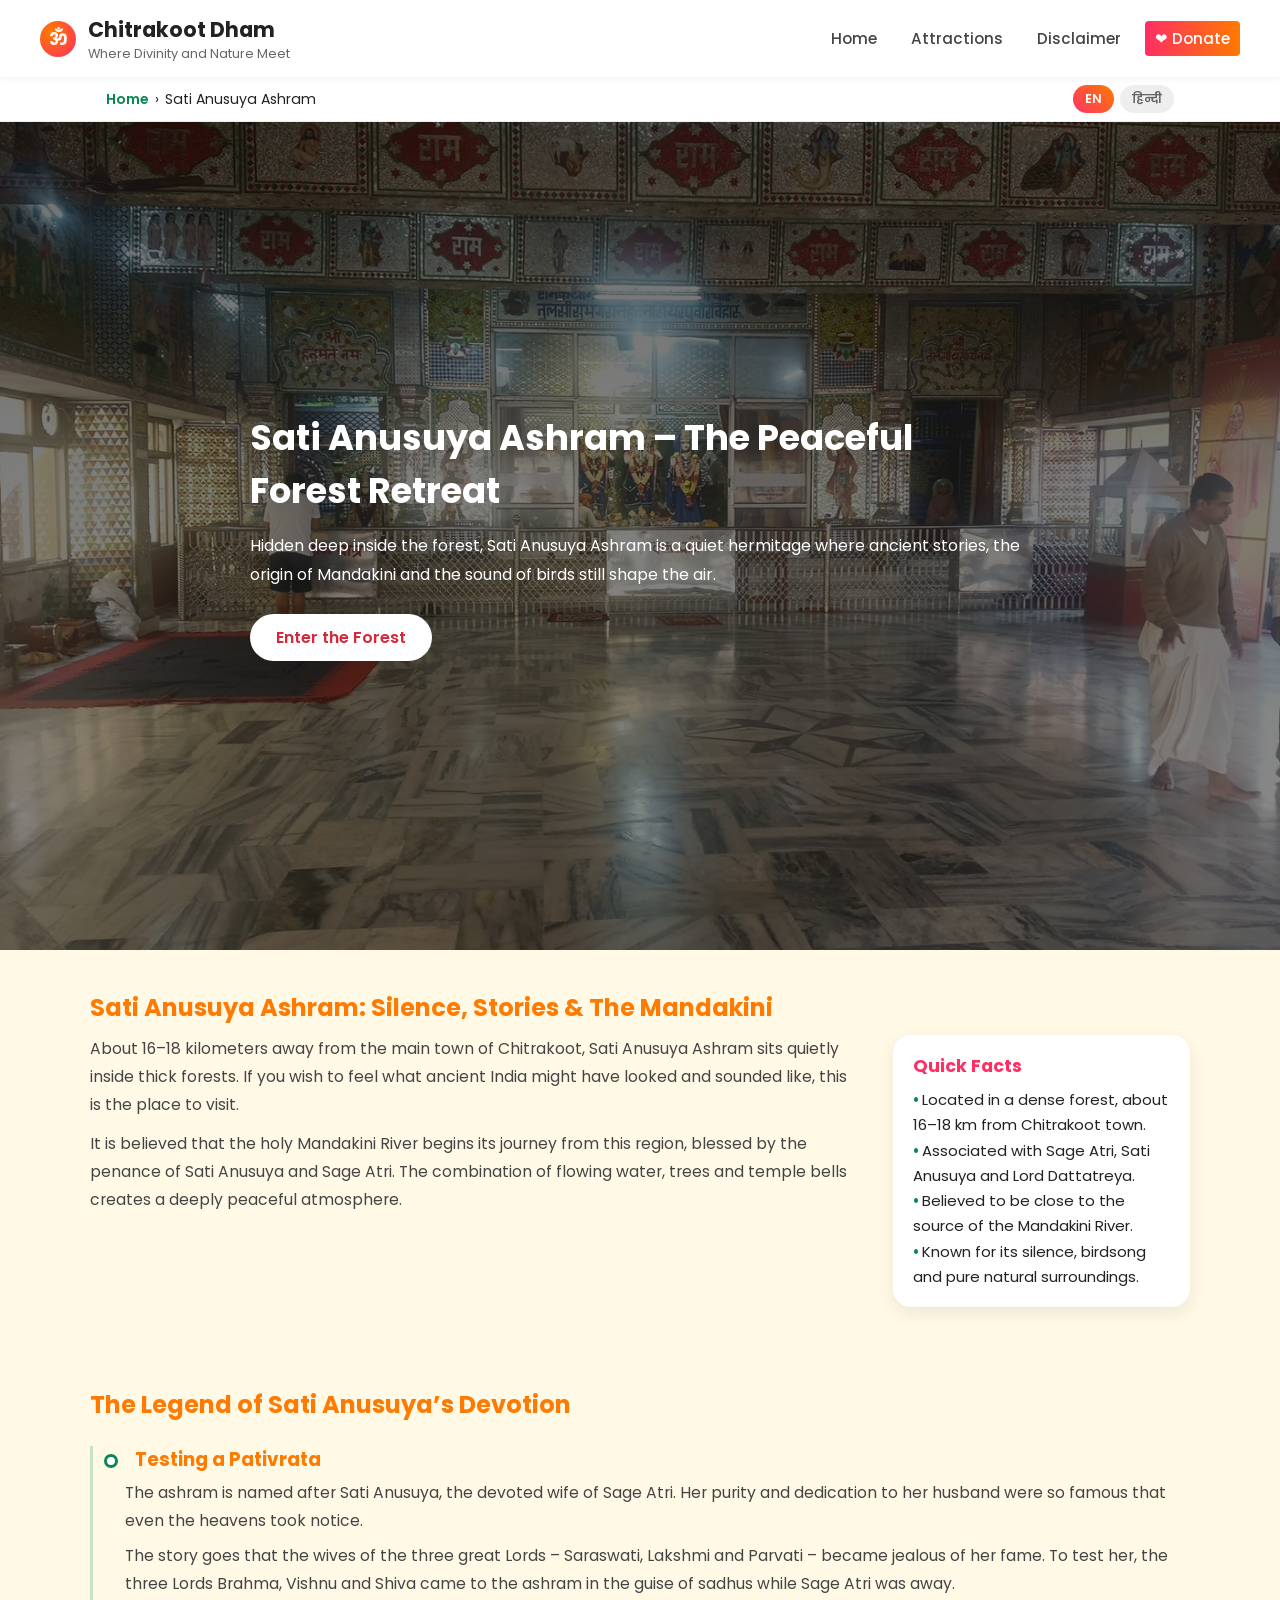
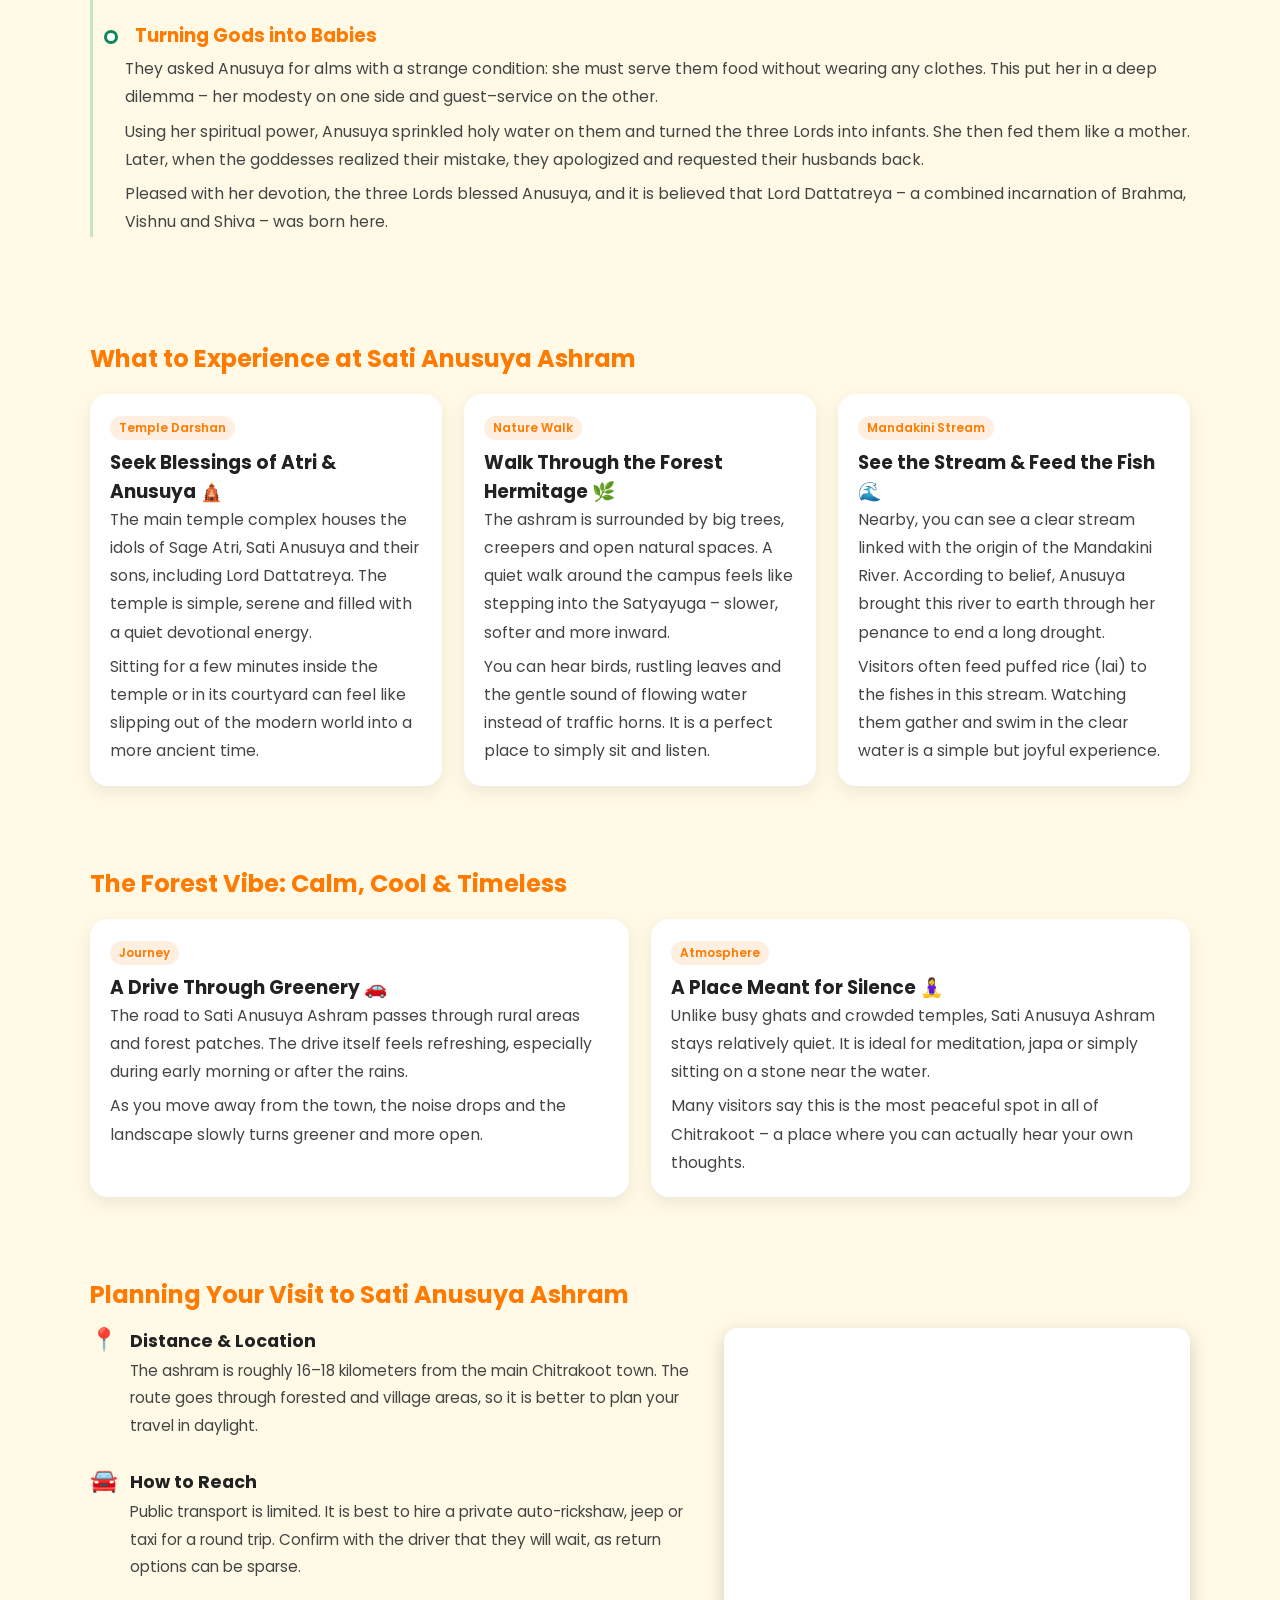
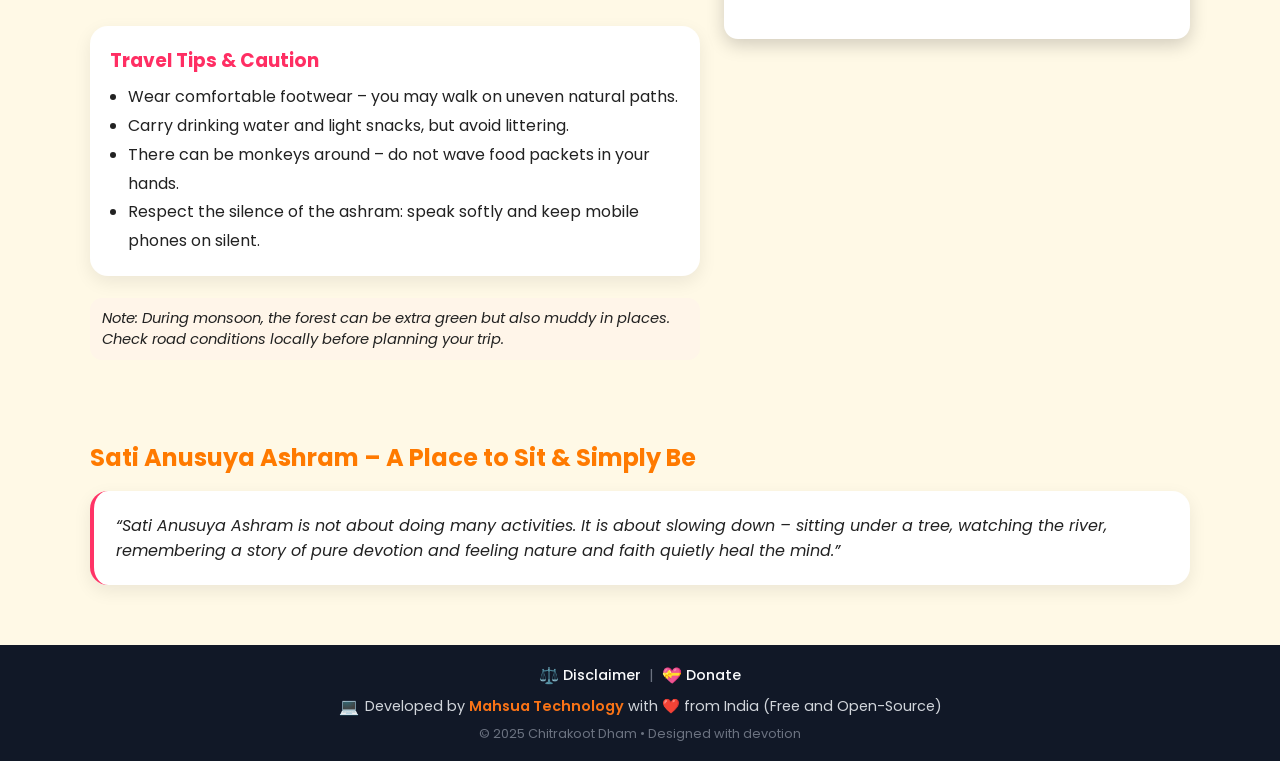
<file: pages/sati-anusuya.html>
<!DOCTYPE html>
<html lang="en">
<head>
  <meta charset="UTF-8" />
  <title>Sati Anusuya Ashram, Chitrakoot – Forest Hermitage & Origin of Mandakini</title>
    
  <!-- Google Ads -->
  <script async src="https://pagead2.googlesyndication.com/pagead/js/adsbygoogle.js?client=ca-pub-9351361840615541" crossorigin="anonymous"></script>
  <meta name="google-adsense-account" content="ca-pub-9351361840615541">
  <!-- Meta Tags -->
  <meta name="viewport" content="width=device-width, initial-scale=1.0" />
  <meta name="description"
        content="Discover Sati Anusuya Ashram near Chitrakoot – a peaceful forest hermitage linked to Sage Atri, Sati Anusuya and the origin of the Mandakini River." />

  <link rel="canonical" href="https://chitrakoot.mahsua.com/pages/sati-anusuya.html" />

  <link rel="stylesheet" href="../assets/css/style.css" />
  <link rel="stylesheet" href="../assets/css/main.css" />

  <!-- Open Graph -->
  <meta property="og:type" content="article" />
  <meta property="og:title" content="Sati Anusuya Ashram, Chitrakoot – Peaceful Forest Retreat" />
  <meta property="og:description"
        content="Read the legend of Sati Anusuya, how the Trinity tested her devotion, and how the Mandakini River is believed to originate near this ashram." />
  <meta property="og:url" content="https://chitrakoot.mahsua.com/pages/sati-anusuya.html" />
  <meta property="og:image" content="https://chitrakoot.mahsua.com/assets/images/sati-anusuya.jpg" />

  <!-- Twitter Card -->
  <meta name="twitter:card" content="summary_large_image" />
  <meta name="twitter:title" content="Sati Anusuya Ashram, Chitrakoot – Peaceful Forest Retreat" />
  <meta name="twitter:description"
        content="Plan a quiet visit to Sati Anusuya Ashram – forest drive, temples of Atri and Anusuya, Mandakini stream and nature walks." />
  <meta name="twitter:image" content="https://chitrakoot.mahsua.com/assets/images/sati-anusuya.jpg" />

  <!-- Structured Data: TouristAttraction + Breadcrumb -->
  <script type="application/ld+json">
  {
    "@context": "https://schema.org",
    "@graph": [
      {
        "@type": "TouristAttraction",
        "@id": "https://chitrakoot.mahsua.com/pages/sati-anusuya.html#attraction",
        "name": "Sati Anusuya Ashram, Chitrakoot",
        "description": "Forest hermitage near Chitrakoot associated with Sage Atri and Sati Anusuya, known for its serene atmosphere and the Mandakini River source stream.",
        "url": "https://chitrakoot.mahsua.com/pages/sati-anusuya.html",
        "image": "https://chitrakoot.mahsua.com/assets/images/sati-anusuya.jpg",
        "touristType": "Pilgrim",
        "isPartOf": {
          "@id": "https://chitrakoot.mahsua.com/#destination"
        },
        "address": {
          "@type": "PostalAddress",
          "addressLocality": "Sati Anusuya Ashram, near Chitrakoot",
          "addressRegion": "Madhya Pradesh / Uttar Pradesh",
          "addressCountry": "IN"
        }
      },
      {
        "@type": "BreadcrumbList",
        "@id": "https://chitrakoot.mahsua.com/pages/sati-anusuya.html#breadcrumb",
        "itemListElement": [
          {
            "@type": "ListItem",
            "position": 1,
            "name": "Chitrakoot Dham",
            "item": "https://chitrakoot.mahsua.com/"
          },
          {
            "@type": "ListItem",
            "position": 2,
            "name": "Sati Anusuya Ashram",
            "item": "https://chitrakoot.mahsua.com/pages/sati-anusuya.html"
          }
        ]
      }
    ]
  }
  </script>
</head>

<body>

<!-- TOP BAR -->
<header class="topbar">
  <a href="../index.html" class="brand">
    <div class="brand-logo">ॐ</div>
    <div class="brand-text">
      <span class="brand-title">Chitrakoot Dham</span>
      <span class="brand-subtitle">Where Divinity and Nature Meet</span>
    </div>
  </a>

  <nav class="main-nav">
    <a href="../index.html">Home</a>
    <a href="../index.html#attractions">Attractions</a>
    <a href="./disclaimer.html">Disclaimer</a>
    <a href="https://technology.mahsua.com/pages/donate.html" class="btn-nav">❤ Donate</a>
  </nav>
</header>

<!-- BREADCRUMB + LANG -->
<div class="breadcrumb-bar">
  <div class="breadcrumb-inner">
    <div class="breadcrumb-left">
      <a href="../index.html" id="crumb-home">Home</a>
      <span>›</span>
      <span id="crumb-page">Sati Anusuya Ashram</span>
    </div>

    <div class="lang-toggle">
      <button class="lang-btn lang-en active" type="button" onclick="setLanguage('en')">EN</button>
      <button class="lang-btn lang-hi inactive" type="button" onclick="setLanguage('hi')">हिन्दी</button>
    </div>
  </div>
</div>

<!-- HERO -->
<section class="hero"
  style="background:linear-gradient(rgba(0,0,0,0.55),rgba(0,0,0,0.45)),url('../assets/images/sati-anusuya.jpg') center/cover no-repeat;">
  <div class="hero-inner sati-hero">
    <h1 id="hero-title">Sati Anusuya Ashram – The Peaceful Forest Retreat</h1>
    <p id="hero-text">
      Hidden deep inside the forest, Sati Anusuya Ashram is a quiet hermitage
      where ancient stories, the origin of Mandakini and the sound of birds
      still shape the air.
    </p>
    <a href="#intro" class="btn-hero" id="hero-btn">Enter the Forest</a>
  </div>
</section>

<main>

<!-- INTRO -->
<section class="section" id="intro">
  <div class="section-inner">
    <h2 id="intro-heading">Sati Anusuya Ashram: Silence, Stories & The Mandakini</h2>

    <div class="sati-intro-grid">
      <div class="sati-intro-text">
        <p id="intro-p1">
          About 16–18 kilometers away from the main town of Chitrakoot,
          Sati Anusuya Ashram sits quietly inside thick forests. If you wish
          to feel what ancient India might have looked and sounded like, this
          is the place to visit.
        </p>
        <p id="intro-p2" style="margin-top:10px;">
          It is believed that the holy Mandakini River begins its journey from
          this region, blessed by the penance of Sati Anusuya and Sage Atri.
          The combination of flowing water, trees and temple bells creates a
          deeply peaceful atmosphere.
        </p>
      </div>

      <aside class="sati-facts">
        <h3 id="facts-heading">Quick Facts</h3>
        <ul>
          <li id="fact1">Located in a dense forest, about 16–18 km from Chitrakoot town.</li>
          <li id="fact2">Associated with Sage Atri, Sati Anusuya and Lord Dattatreya.</li>
          <li id="fact3">Believed to be close to the source of the Mandakini River.</li>
          <li id="fact4">Known for its silence, birdsong and pure natural surroundings.</li>
        </ul>
      </aside>
    </div>
  </div>
</section>

<!-- LEGEND / TIMELINE -->
<section class="section" id="legend">
  <div class="section-inner">
    <h2 id="legend-heading">The Legend of Sati Anusuya’s Devotion</h2>

    <div class="timeline">

      <div class="timeline-item">
        <span class="timeline-bullet"></span>
        <h3 id="legend1-title">Testing a Pativrata</h3>
        <p id="legend1-p1">
          The ashram is named after Sati Anusuya, the devoted wife of Sage
          Atri. Her purity and dedication to her husband were so famous that
          even the heavens took notice.
        </p>
        <p id="legend1-p2" style="margin-top:6px;">
          The story goes that the wives of the three great Lords – Saraswati,
          Lakshmi and Parvati – became jealous of her fame. To test her, the
          three Lords Brahma, Vishnu and Shiva came to the ashram in the guise
          of sadhus while Sage Atri was away.
        </p>
      </div>

      <div class="timeline-item">
        <span class="timeline-bullet"></span>
        <h3 id="legend2-title">Turning Gods into Babies</h3>
        <p id="legend2-p1">
          They asked Anusuya for alms with a strange condition: she must serve
          them food without wearing any clothes. This put her in a deep
          dilemma – her modesty on one side and guest–service on the other.
        </p>
        <p id="legend2-p2" style="margin-top:6px;">
          Using her spiritual power, Anusuya sprinkled holy water on them and
          turned the three Lords into infants. She then fed them like a mother.
          Later, when the goddesses realized their mistake, they apologized and
          requested their husbands back.
        </p>
        <p id="legend2-p3" style="margin-top:6px;">
          Pleased with her devotion, the three Lords blessed Anusuya, and it is
          believed that Lord Dattatreya – a combined incarnation of Brahma,
          Vishnu and Shiva – was born here.
        </p>
      </div>
    </div>
  </div>
</section>
<script async src="https://pagead2.googlesyndication.com/pagead/js/adsbygoogle.js?client=ca-pub-9351361840615541"
    crossorigin="anonymous"></script>
<!-- Horizontal Full Size -->
<ins class="adsbygoogle"
    style="display:block"
    data-ad-client="ca-pub-9351361840615541"
    data-ad-slot="5893405602"
    data-ad-format="auto"
    data-full-width-responsive="true"></ins>
<script>
    (adsbygoogle = window.adsbygoogle || []).push({});
</script>
<!-- EXPERIENCES -->
<section class="section" id="experiences">
  <div class="section-inner">
    <h2 id="exp-heading">What to Experience at Sati Anusuya Ashram</h2>

    <div class="experience-cards">

      <article class="experience-card">
        <span class="experience-tag" id="exp1-tag">Temple Darshan</span>
        <h3 id="exp1-title">Seek Blessings of Atri & Anusuya 🛕</h3>
        <p id="exp1-p1">
          The main temple complex houses the idols of Sage Atri, Sati Anusuya
          and their sons, including Lord Dattatreya. The temple is simple,
          serene and filled with a quiet devotional energy.
        </p>
        <p id="exp1-p2" style="margin-top:6px;">
          Sitting for a few minutes inside the temple or in its courtyard can
          feel like slipping out of the modern world into a more ancient time.
        </p>
      </article>

      <article class="experience-card">
        <span class="experience-tag" id="exp2-tag">Nature Walk</span>
        <h3 id="exp2-title">Walk Through the Forest Hermitage 🌿</h3>
        <p id="exp2-p1">
          The ashram is surrounded by big trees, creepers and open natural
          spaces. A quiet walk around the campus feels like stepping into the
          Satyayuga – slower, softer and more inward.
        </p>
        <p id="exp2-p2" style="margin-top:6px;">
          You can hear birds, rustling leaves and the gentle sound of flowing
          water instead of traffic horns. It is a perfect place to simply sit
          and listen.
        </p>
      </article>

      <article class="experience-card">
        <span class="experience-tag" id="exp3-tag">Mandakini Stream</span>
        <h3 id="exp3-title">See the Stream & Feed the Fish 🌊</h3>
        <p id="exp3-p1">
          Nearby, you can see a clear stream linked with the origin of the
          Mandakini River. According to belief, Anusuya brought this river to
          earth through her penance to end a long drought.
        </p>
        <p id="exp3-p2" style="margin-top:6px;">
          Visitors often feed puffed rice (lai) to the fishes in this stream.
          Watching them gather and swim in the clear water is a simple but
          joyful experience.
        </p>
      </article>

    </div>
  </div>
</section>

<!-- FOREST VIBE -->
<section class="section" id="vibe">
  <div class="section-inner">
    <h2 id="vibe-heading">The Forest Vibe: Calm, Cool & Timeless</h2>

    <div class="experience-cards">

      <article class="experience-card">
        <span class="experience-tag" id="vibe1-tag">Journey</span>
        <h3 id="vibe1-title">A Drive Through Greenery 🚗</h3>
        <p id="vibe1-p1">
          The road to Sati Anusuya Ashram passes through rural areas and forest
          patches. The drive itself feels refreshing, especially during early
          morning or after the rains.
        </p>
        <p id="vibe1-p2" style="margin-top:6px;">
          As you move away from the town, the noise drops and the landscape
          slowly turns greener and more open.
        </p>
      </article>

      <article class="experience-card">
        <span class="experience-tag" id="vibe2-tag">Atmosphere</span>
        <h3 id="vibe2-title">A Place Meant for Silence 🧘‍♀️</h3>
        <p id="vibe2-p1">
          Unlike busy ghats and crowded temples, Sati Anusuya Ashram stays
          relatively quiet. It is ideal for meditation, japa or simply sitting
          on a stone near the water.
        </p>
        <p id="vibe2-p2" style="margin-top:6px;">
          Many visitors say this is the most peaceful spot in all of
          Chitrakoot – a place where you can actually hear your own thoughts.
        </p>
      </article>

    </div>
  </div>
</section>

<!-- VISIT INFO + TIPS + MAP -->
<section class="section" id="visit">
  <div class="section-inner">
    <h2 id="visit-heading">Planning Your Visit to Sati Anusuya Ashram</h2>

    <div class="visit-grid">
      <div class="visit-info">
        <div class="info-item">
          <span class="icon">📍</span>
          <div>
            <h4 id="visit-distance-title">Distance & Location</h4>
            <p id="visit-distance-text">
              The ashram is roughly 16–18 kilometers from the main Chitrakoot
              town. The route goes through forested and village areas, so it is
              better to plan your travel in daylight.
            </p>
          </div>
        </div>

        <div class="info-item">
          <span class="icon">🚘</span>
          <div>
            <h4 id="visit-transport-title">How to Reach</h4>
            <p id="visit-transport-text">
              Public transport is limited. It is best to hire a private
              auto-rickshaw, jeep or taxi for a round trip. Confirm with the
              driver that they will wait, as return options can be sparse.
            </p>
          </div>
        </div>

        <div class="tips-box">
          <h3 id="tips-heading">Travel Tips & Caution</h3>
          <ul>
            <li id="tip1">Wear comfortable footwear – you may walk on uneven natural paths.</li>
            <li id="tip2">Carry drinking water and light snacks, but avoid littering.</li>
            <li id="tip3">There can be monkeys around – do not wave food packets in your hands.</li>
            <li id="tip4">Respect the silence of the ashram: speak softly and keep mobile phones on silent.</li>
          </ul>
        </div>

        <div class="visit-tip" id="visit-note" style="margin-top:10px;">
          Note: During monsoon, the forest can be extra green but also muddy in
          places. Check road conditions locally before planning your trip.
        </div>
      </div>

      <div class="visit-map">
        <!-- Generic Chitrakoot area map – replace with specific Sati Anusuya location if you want later -->
        <iframe src="https://www.google.com/maps/embed?pb=!1m18!1m12!1m3!1d3613.8210197162753!2d80.86447457384435!3d25.07405473668028!2m3!1f0!2f0!3f0!3m2!1i1024!2i768!4f13.1!3m3!1m2!1s0x3984a12a19674387%3A0xc3cd2f8ea2cde36f!2sSati%20Anusuya%2C%20Temple!5e0!3m2!1sen!2sin!4v1764837195305!5m2!1sen!2sin" width="600" height="450" style="border:0;" allowfullscreen="" loading="lazy" referrerpolicy="no-referrer-when-downgrade"></iframe>
      </div>
    </div>
  </div>
</section>

<!-- CLOSING -->
<section class="section">
  <div class="section-inner">
    <h2 id="closing-heading">Sati Anusuya Ashram – A Place to Sit & Simply Be</h2>
    <div class="sati-closing" id="closing-text">
      “Sati Anusuya Ashram is not about doing many activities. It is about
      slowing down – sitting under a tree, watching the river, remembering a
      story of pure devotion and feeling nature and faith quietly heal the
      mind.”
    </div>
  </div>
</section>

</main>

  <!-- FOOTER -->
  <footer class="site-footer">
    <div class="footer-inner">

      <div class="footer-links">
        <a href="pages/disclaimer.html">
          <span class="footer-icon">⚖️</span>
          <span id="footer-disclaimer">Disclaimer</span>
        </a>
        <span class="footer-sep">|</span>
        <a href="./donate.html">
          <span class="footer-icon">💝</span>
          <span id="footer-donate">Donate</span>
        </a>
      </div>

      <div class="footer-meta">
        <span class="footer-icon">💻</span>
        <span id="footer-dev-text">
          Developed by <a href="https://technology.mahsua.com" target="_blank" rel="noopener">Mahsua Technology</a>
          with ❤️ from India (Free and Open-Source)
        </span>
      </div>

      <div class="footer-copy">
        <span id="footer-copy">© 2025 Chitrakoot Dham • Designed with devotion</span>
      </div>

    </div>
  </footer>

<!-- LANGUAGE SCRIPT -->
<script>
  const translations = {
    en: {
      'crumb-home': 'Home',
      'crumb-page': 'Sati Anusuya Ashram',

      'hero-title': 'Sati Anusuya Ashram – The Peaceful Forest Retreat',
      'hero-text': 'Hidden deep inside the forest, Sati Anusuya Ashram is a quiet hermitage where ancient stories, the origin of Mandakini and the sound of birds still shape the air.',
      'hero-btn': 'Enter the Forest',

      'intro-heading': 'Sati Anusuya Ashram: Silence, Stories & The Mandakini',
      'intro-p1': 'About 16–18 kilometers away from the main town of Chitrakoot, Sati Anusuya Ashram sits quietly inside thick forests. If you wish to feel what ancient India might have looked and sounded like, this is the place to visit.',
      'intro-p2': 'It is believed that the holy Mandakini River begins its journey from this region, blessed by the penance of Sati Anusuya and Sage Atri. The combination of flowing water, trees and temple bells creates a deeply peaceful atmosphere.',

      'facts-heading': 'Quick Facts',
      'fact1': 'Located in a dense forest, about 16–18 km from Chitrakoot town.',
      'fact2': 'Associated with Sage Atri, Sati Anusuya and Lord Dattatreya.',
      'fact3': 'Believed to be close to the source of the Mandakini River.',
      'fact4': 'Known for its silence, birdsong and pure natural surroundings.',

      'legend-heading': 'The Legend of Sati Anusuya’s Devotion',
      'legend1-title': 'Testing a Pativrata',
      'legend1-p1': 'The ashram is named after Sati Anusuya, the devoted wife of Sage Atri. Her purity and dedication to her husband were so famous that even the heavens took notice.',
      'legend1-p2': 'The story goes that the wives of the three great Lords – Saraswati, Lakshmi and Parvati – became jealous of her fame. To test her, the three Lords Brahma, Vishnu and Shiva came to the ashram in the guise of sadhus while Sage Atri was away.',
      'legend2-title': 'Turning Gods into Babies',
      'legend2-p1': 'They asked Anusuya for alms with a strange condition: she must serve them food without wearing any clothes. This put her in a deep dilemma – her modesty on one side and guest–service on the other.',
      'legend2-p2': 'Using her spiritual power, Anusuya sprinkled holy water on them and turned the three Lords into infants. She then fed them like a mother. Later, when the goddesses realized their mistake, they apologized and requested their husbands back.',
      'legend2-p3': 'Pleased with her devotion, the three Lords blessed Anusuya, and it is believed that Lord Dattatreya – a combined incarnation of Brahma, Vishnu and Shiva – was born here.',

      'exp-heading': 'What to Experience at Sati Anusuya Ashram',
      'exp1-tag': 'Temple Darshan',
      'exp1-title': 'Seek Blessings of Atri & Anusuya 🛕',
      'exp1-p1': 'The main temple complex houses the idols of Sage Atri, Sati Anusuya and their sons, including Lord Dattatreya. The temple is simple, serene and filled with a quiet devotional energy.',
      'exp1-p2': 'Sitting for a few minutes inside the temple or in its courtyard can feel like slipping out of the modern world into a more ancient time.',
      'exp2-tag': 'Nature Walk',
      'exp2-title': 'Walk Through the Forest Hermitage 🌿',
      'exp2-p1': 'The ashram is surrounded by big trees, creepers and open natural spaces. A quiet walk around the campus feels like stepping into the Satyayuga – slower, softer and more inward.',
      'exp2-p2': 'You can hear birds, rustling leaves and the gentle sound of flowing water instead of traffic horns. It is a perfect place to simply sit and listen.',
      'exp3-tag': 'Mandakini Stream',
      'exp3-title': 'See the Stream & Feed the Fish 🌊',
      'exp3-p1': 'Nearby, you can see a clear stream linked with the origin of the Mandakini River. According to belief, Anusuya brought this river to earth through her penance to end a long drought.',
      'exp3-p2': 'Visitors often feed puffed rice (lai) to the fishes in this stream. Watching them gather and swim in the clear water is a simple but joyful experience.',

      'vibe-heading': 'The Forest Vibe: Calm, Cool & Timeless',
      'vibe1-tag': 'Journey',
      'vibe1-title': 'A Drive Through Greenery 🚗',
      'vibe1-p1': 'The road to Sati Anusuya Ashram passes through rural areas and forest patches. The drive itself feels refreshing, especially during early morning or after the rains.',
      'vibe1-p2': 'As you move away from the town, the noise drops and the landscape slowly turns greener and more open.',
      'vibe2-tag': 'Atmosphere',
      'vibe2-title': 'A Place Meant for Silence 🧘‍♀️',
      'vibe2-p1': 'Unlike busy ghats and crowded temples, Sati Anusuya Ashram stays relatively quiet. It is ideal for meditation, japa or simply sitting on a stone near the water.',
      'vibe2-p2': 'Many visitors say this is the most peaceful spot in all of Chitrakoot – a place where you can actually hear your own thoughts.',

      'visit-heading': 'Planning Your Visit to Sati Anusuya Ashram',
      'visit-distance-title': 'Distance & Location',
      'visit-distance-text': 'The ashram is roughly 16–18 kilometers from the main Chitrakoot town. The route goes through forested and village areas, so it is better to plan your travel in daylight.',
      'visit-transport-title': 'How to Reach',
      'visit-transport-text': 'Public transport is limited. It is best to hire a private auto-rickshaw, jeep or taxi for a round trip. Confirm with the driver that they will wait, as return options can be sparse.',
      'tips-heading': 'Travel Tips & Caution',
      'tip1': 'Wear comfortable footwear – you may walk on uneven natural paths.',
      'tip2': 'Carry drinking water and light snacks, but avoid littering.',
      'tip3': 'There can be monkeys around – do not wave food packets in your hands.',
      'tip4': 'Respect the silence of the ashram: speak softly and keep mobile phones on silent.',
      'visit-note': 'Note: During monsoon, the forest can be extra green but also muddy in places. Check road conditions locally before planning your trip.',

      'closing-heading': 'Sati Anusuya Ashram – A Place to Sit & Simply Be',
      'closing-text': '“Sati Anusuya Ashram is not about doing many activities. It is about slowing down – sitting under a tree, watching the river, remembering a story of pure devotion and feeling nature and faith quietly heal the mind.”'
    },

    hi: {
      'crumb-home': 'मुखपृष्ठ',
      'crumb-page': 'सती अनुसूया आश्रम',

      'hero-title': 'सती अनुसूया आश्रम – शांत वन–आश्रम',
      'hero-text': 'घने जंगलों के बीच बसा सती अनुसूया आश्रम वह स्थान है जहाँ आज भी प्राचीन कथाएँ, मंदाकिनी की स्वर लहरियाँ और पक्षियों की चहचहाहट वातावरण को पावन बनाती हैं।',
      'hero-btn': 'वन की ओर चलें',

      'intro-heading': 'सती अनुसूया आश्रम: मौन, कथा और मंदाकिनी',
      'intro-p1': 'चित्रकूट नगर से लगभग 16–18 किलोमीटर दूर घने वनों के बीच स्थित सती अनुसूया आश्रम, उन लोगों के लिए उपयुक्त स्थान है जो यह महसूस करना चाहते हैं कि प्राचीन भारत कैसा रहा होगा।',
      'intro-p2': 'विश्वास किया जाता है कि मंदाकिनी नदी की उत्पत्ति इसी क्षेत्र से जुड़ी है, जो सती अनुसूया और ऋषि अत्रि की तपस्या से धरती पर अवतरित हुई। बहते जल, वृक्षों और मंदिर–घंटियों की ध्वनि मिलकर यहाँ अत्यंत शांत वातावरण बनाते हैं।',

      'facts-heading': 'मुख्य विशेषताएँ',
      'fact1': 'चित्रकूट से लगभग 16–18 किलोमीटर दूर, घने वन क्षेत्र में स्थित।',
      'fact2': 'ऋषि अत्रि, सती अनुसूया और भगवान दत्तात्रेय से संबंधित पावन स्थल।',
      'fact3': 'माना जाता है कि यहीं से मंदाकिनी नदी का उद्गम क्षेत्र है।',
      'fact4': 'यह स्थान अपनी शांति, पक्षियों की चहचहाहट और स्वच्छ प्राकृतिक वातावरण के लिए प्रसिद्ध है।',

      'legend-heading': 'सती अनुसूया की भक्ति की कथा',
      'legend1-title': 'एक पतिव्रता की परीक्षा',
      'legend1-p1': 'यह आश्रम सती अनुसूया के नाम पर है, जो ऋषि अत्रि की परम पतिव्रता पत्नी थीं। उनकी पवित्रता और पति–भक्ति की ख्याति स्वर्गलोक तक फैल गई थी।',
      'legend1-p2': 'कथा के अनुसार त्रिदेव – ब्रह्मा, विष्णु और महेश की पत्नियाँ सरस्वती, लक्ष्मी और पार्वती उनकी कीर्ति से ईर्ष्या करने लगीं। परीक्षा लेने के लिए तीनों देव ब्रह्मा, विष्णु और शिव साधु के वेश में आश्रम पहुँचे, जब ऋषि अत्रि आश्रम में नहीं थे।',
      'legend2-title': 'देवताओं को बालक बनाना',
      'legend2-p1': 'उन्होंने भिक्षा में भोजन माँगा लेकिन शर्त रखी कि “जब तक तुम वस्त्र त्याग कर हमें भोजन नहीं करातीं, हम भिक्षा स्वीकार नहीं करेंगे।” यह सुनकर अनुसूया द्वंद में पड़ गईं – एक ओर मर्यादा, दूसरी ओर अतिथि–धर्म।',
      'legend2-p2': 'अनुसूया ने अपनी आध्यात्मिक शक्ति से पवित्र जल छिड़का और तीनों देवों को शिशु में परिवर्तित कर दिया। फिर वे उन्हें माँ बनकर भोजन कराने लगीं। बाद में जब देवियाँ अपनी भूल समझीं तो क्षमा माँगने और अपने–अपने पति को वापस पाने आईं।',
      'legend2-p3': 'अनुसूया की भक्ति और पतिव्रता से प्रसन्न होकर त्रिदेव ने उन्हें आशीर्वाद दिया और माना जाता है कि यहीं भगवान दत्तात्रेय – ब्रह्मा, विष्णु और महेश के संयुक्त अवतार – का अवतरण हुआ।',

      'exp-heading': 'सती अनुसूया आश्रम में क्या–क्या अनुभव करें',
      'exp1-tag': 'मंदिर दर्शन',
      'exp1-title': 'अत्रि ऋषि और सती अनुसूया के दर्शन 🛕',
      'exp1-p1': 'आश्रम के मुख्य मंदिर में ऋषि अत्रि, सती अनुसूया और उनके पुत्रों सहित भगवान दत्तात्रेय की प्रतिमाएँ स्थित हैं। मंदिर सादगी से भरा, शांत और भक्ति के भाव से ओत–प्रोत प्रतीत होता है।',
      'exp1-p2': 'कुछ समय मंदिर के भीतर या प्रांगण में बैठने पर लगता है मानो आधुनिक दुनिया से निकलकर किसी प्राचीन युग में प्रवेश कर गए हों।',
      'exp2-tag': 'प्रकृति भ्रमण',
      'exp2-title': 'वन आश्रम में धीमी चाल से टहलें 🌿',
      'exp2-p1': 'आश्रम के आसपास ऊँचे पेड़, बेलें और प्राकृतिक खुला परिसर है। यहाँ धीरे–धीरे चलते हुए ऐसा अनुभव होता है मानो सत्ययुग की ओर लौट रहे हों – जहाँ गति धीमी, आवाजें मंद और मन भीतर की ओर केंद्रित हो जाता है।',
      'exp2-p2': 'यहाँ आपको हॉर्न की जगह पक्षियों की आवाज़, पत्तों की सरसराहट और बहते जल की धीमी ध्वनि सुनाई देती है। बस बैठकर सुनना ही अपने आप में एक साधना है।',
      'exp3-tag': 'मंदाकिनी की धारा',
      'exp3-title': 'धार का दर्शन और मछलियों को दाना 🌊',
      'exp3-p1': 'आश्रम के पास साफ–सुथरी जलधारा बहती दिखाई देती है, जिसे मंदाकिनी नदी के उद्गम से जोड़ा जाता है। मान्यता है कि सती अनुसूया की तपस्या से ही यह नदी धरती पर उतरी और भीषण अकाल का अंत हुआ।',
      'exp3-p2': 'आगंतुक प्रायः इस धारा में मछलियों को लाई (मुरमुरा) खिलाते हैं। साफ जल में मछलियों को इकट्ठा होते और तैरते देखना सरल होते हुए भी बहुत आनंद देता है।',

      'vibe-heading': 'वन–आश्रम का वातावरण: ठंडा, शांत और शाश्वत',
      'vibe1-tag': 'यात्रा',
      'vibe1-title': 'हरियाली के बीच की ड्राइव 🚗',
      'vibe1-p1': 'सती अनुसूया आश्रम तक जाने वाला मार्ग गाँवों और वन–क्षेत्र से होकर गुजरता है। खासकर सुबह या वर्षा के बाद यह यात्रा अत्यंत ताज़गी भरी लगती है।',
      'vibe1-p2': 'जैसे–जैसे आप नगर से दूर जाते हैं, शोर–शराबा कम होता जाता है और चारों ओर हरियाली और खुला आकाश बढ़ने लगता है।',
      'vibe2-tag': 'माहौल',
      'vibe2-title': 'मौन के लिए बना स्थान 🧘‍♀️',
      'vibe2-p1': 'भीड़–भाड़ वाले घाटों और मंदिरों के विपरीत, सती अनुसूया आश्रम अपेक्षाकृत शांत रहता है। यह जप, ध्यान या बस चुपचाप धारा के पास बैठने के लिए उपयुक्त स्थान है।',
      'vibe2-p2': 'कई यात्री मानते हैं कि पूरे चित्रकूट में यह सबसे शांत जगह है – जहाँ आप वास्तव में अपने मन की आवाज़ सुन सकते हैं।',

      'visit-heading': 'सती अनुसूया आश्रम की यात्रा कैसे योजना बनाएँ',
      'visit-distance-title': 'दूरी और स्थान',
      'visit-distance-text': 'आश्रम चित्रकूट के मुख्य क्षेत्र से लगभग 16–18 किलोमीटर दूर है। रास्ता गाँवों और वन क्षेत्र से होकर जाता है, इसलिए दिन के समय यात्रा करना अधिक सुरक्षित और सुविधाजनक रहता है।',
      'visit-transport-title': 'कैसे पहुँचें',
      'visit-transport-text': 'यहाँ तक पहुँचने के लिए सार्वजनिक वाहन सीमित हैं। सबसे अच्छा तरीका है कि आप निजी ऑटो, जीप या टैक्सी को आने–जाने दोनों के लिए किराए पर लें। सुनिश्चित कर लें कि वाहन चालक आपके लौटने तक रुकेंगे, क्योंकि वापसी पर सवारी मिलना कठिन हो सकता है।',
      'tips-heading': 'यात्रा संबंधी सुझाव और सावधानी',
      'tip1': 'आरामदायक चप्पल या जूते पहनें – कहीं–कहीं प्राकृतिक असमतल रास्तों पर चलना पड़ सकता है।',
      'tip2': 'पीने का पानी और हल्का नाश्ता साथ रखें, लेकिन कचरा बिल्कुल न फैलाएँ।',
      'tip3': 'आसपास बंदर हो सकते हैं – खाने की चीज़ें हाथ में लहराने के बजाय बैग में रखें।',
      'tip4': 'आश्रम की शांति का सम्मान करें – धीमे स्वर में बात करें और मोबाइल फोन साइलेंट रखें।',
      'visit-note': 'नोट: वर्षा ऋतु में वन क्षेत्र और भी हराभरा हो जाता है, लेकिन कुछ जगह रास्ते कीचड़ भरे हो सकते हैं। यात्रा से पहले स्थानीय लोगों से मार्ग की स्थिति अवश्य जान लें।',

      'closing-heading': 'सती अनुसूया आश्रम – बस बैठने और होने की जगह',
      'closing-text': '“सती अनुसूया आश्रम किसी गतिविधि भरे पर्यटन स्थल की तरह नहीं, बल्कि ऐसा स्थान है जहाँ आप बस एक पेड़ के नीचे बैठते हैं, नदी को बहते देखते हैं, भक्ति की कथा याद करते हैं और प्रकृति तथा आस्था को अपने मन को धीरे–धीरे शांत करते महसूस करते हैं।”'
    }
  };

  function setLanguage(lang) {
    const set = translations[lang];
    if (!set) return;

    Object.keys(set).forEach(id => {
      const el = document.getElementById(id);
      if (el) el.textContent = set[id];
    });

    document.documentElement.lang = (lang === 'hi') ? 'hi' : 'en';

    document.querySelector('.lang-en').classList.toggle('active', lang === 'en');
    document.querySelector('.lang-en').classList.toggle('inactive', lang !== 'en');
    document.querySelector('.lang-hi').classList.toggle('active', lang === 'hi');
    document.querySelector('.lang-hi').classList.toggle('inactive', lang !== 'hi');
  }

  document.addEventListener('DOMContentLoaded', () => {
    setLanguage('en');
  });
</script>

</body>
</html>
</file>
<file: assets/css/style.css>
/* GOOGLE FONT */
@import url('https://fonts.googleapis.com/css2?family=Poppins:wght@300;400;500;600;700&display=swap');

/* COLOR VARIABLES */
:root {
  --green: #0A8754;
  --orange: #FF7A00;
  --pink: #FF2E63;
  --bg: #FFF9E6;
  --text: #222222;
}

/* GLOBAL RESET */
* {
  margin: 0;
  padding: 0;
  box-sizing: border-box;
  font-family: 'Poppins', sans-serif;
}

body {
  background: var(--bg);
  color: var(--text);
}

/* TOP BAR / HEADER */
.topbar {
  background: #ffffff;
  display: flex;
  align-items: center;
  justify-content: space-between;
  padding: 14px 40px;
  box-shadow: 0 2px 8px rgba(0,0,0,0.05);
  position: sticky;
  top: 0;
  z-index: 100;
}

/* BRAND */
.brand {
  display: flex;
  align-items: center;
  gap: 12px;
}

.brand-logo {
  width: 36px;
  height: 36px;
  border-radius: 999px;
  background: radial-gradient(circle at 30% 30%, var(--orange), var(--pink));
  display: flex;
  align-items: center;
  justify-content: center;
  color: #ffffff;
  font-weight: 700;
  font-size: 1.1rem;
}

.brand-text {
  display: flex;
  flex-direction: column;
}

.brand-title {
  font-size: 1.3rem;
  font-weight: 700;
}

.brand-subtitle {
  font-size: 0.8rem;
  color: #666;
}

/* NAV */
.main-nav {
  display: flex;
  align-items: center;
  gap: 14px;
}

.main-nav a {
  text-decoration: none;
  font-size: 0.95rem;
  font-weight: 500;
  color: #444;
  padding: 6px 10px;
  border-radius: 4px;
  transition: 0.25s;
}

.main-nav a:hover {
  color: var(--green);
  background: rgba(10,135,84,0.08);
}

/* DONATE BUTTON IN NAV */
.btn-nav {
  background: linear-gradient(90deg, var(--pink), var(--orange));
  color: #fff !important;
  padding: 7px 16px;
  border-radius: 999px;
  font-weight: 600;
}

.btn-nav:hover {
  opacity: 0.9;
  background: linear-gradient(90deg, var(--orange), var(--pink));
}

/* HERO */
.hero {
    background-image: linear-gradient(rgb(37 132 255 / 55%), rgb(239 0 255 / 29%)), url(../images/hero-bg.jpg);
    background-size: cover;
    color: #fff;

    /* 👇 make hero fill almost the whole viewport */
    min-height: calc(100vh - 72px); /* 72px ≈ header height, adjust if needed */
    padding: 40px 20px;

    display: flex;
    align-items: center;
    justify-content: center;
}

.hero-inner {
  max-width: 900px;
  text-align: center;
}


.hero h1 {
  font-size: 2.4rem;
  margin-bottom: 15px;
}

.hero p {
  font-size: 1rem;
  line-height: 1.8;
  margin-bottom: 25px;
}

.btn-hero {
  display: inline-block;
  padding: 11px 26px;
  background: #ffffff;
  color: #d62839;
  border-radius: 999px;
  font-weight: 600;
  text-decoration: none;
  transition: 0.25s;
}

.btn-hero:hover {
  transform: translateY(-1px);
  box-shadow: 0 4px 14px rgba(0,0,0,0.25);
}

/* GENERIC SECTIONS */
.section {
  padding: 40px 20px;
}

.section-inner {
  max-width: 1100px;
  margin: 0 auto;
}

.section h2 {
  color: #FF7A00 !important; /* beautiful warm orange */
}


.section p {
  line-height: 1.8;
  font-size: 0.98rem;
  color: #444;
}

.section-subtitle {
  margin-bottom: 22px;
  color: #666;
  text-align: center;
}

/* CARDS GRID */
.cards-grid {
  display: grid;
  grid-template-columns: repeat(auto-fit, minmax(280px, 1fr));
  gap: 24px;
  margin-top: 10px;
}

/* CARD */
.card {
  background: #ffffff;
  border-radius: 16px;
  overflow: hidden;
  box-shadow: 0 4px 14px rgba(0,0,0,0.08);
  position: relative;
  display: flex;
  flex-direction: column;
  transition: transform 0.25s ease, box-shadow 0.25s ease;
}

.card:hover {
  transform: translateY(-4px);
  box-shadow: 0 8px 22px rgba(0,0,0,0.14);
}

/* CARD IMAGE */
.card img {
  width: 100%;
  height: 180px;
  object-fit: cover;
}

/* CARD CONTENT */
.card-content {
  padding: 16px 18px 18px;
}

.card-content h3 {
  font-size: 1.25rem;
  color: var(--green);
  margin-bottom: 6px;
}

.card-content p {
  font-size: 0.95rem;
  line-height: 1.7;
  margin-bottom: 10px;
}

/* CARD BADGE */
.badge {
  position: absolute;
  top: 12px;
  right: 12px;
  background: var(--pink);
  color: #fff;
  font-size: 0.7rem;
  padding: 5px 10px;
  border-radius: 6px;
  font-weight: 600;
}

/* STANDARD BUTTON */
.btn {
  display: inline-block;
  padding: 8px 16px;
  border-radius: 999px;
  background: linear-gradient(90deg, var(--pink), var(--orange));
  color: #fff;
  font-size: 0.9rem;
  font-weight: 600;
  text-decoration: none;
  transition: 0.25s;
}

.btn:hover {
  opacity: 0.9;
}

/* FOOTER */
footer {
  background: var(--green);
  color: #ffffff;
  text-align: center;
  padding: 16px;
  font-size: 0.9rem;
  margin-top: 20px;
}

/* RESPONSIVE */
@media (max-width: 768px) {
  .topbar {
    flex-direction: column;
    align-items: flex-start;
    gap: 10px;
    padding: 10px 18px;
  }

  .main-nav {
    flex-wrap: wrap;
    justify-content: flex-start;
  }

  .hero h1 {
    font-size: 2rem;
  }
}

/* PLAN VISIT SECTION STYLE */
.plan-visit {
  background: linear-gradient(
    180deg,
    #FFF9E6 0%,
    #E8F8EF 60%,
    #D4F4E2 100%
  );
  color: #094f32;
}


.plan-visit h2 {
  color: linear-gradient(90deg, var(--pink), var(--orange));
  margin-bottom: 25px;
  text-align: left;
}

.visit-grid {
  display: grid;
  grid-template-columns: 1fr 1fr;
  gap: 26px;
  align-items: start;
}

.visit-info .info-item {
  display: flex;
  align-items: start;
  gap: 12px;
  margin-bottom: 18px;
}

.icon {
  font-size: 1.5rem;
  line-height: 1;
}

.visit-info h4 {
  font-size: 1.1rem;
  margin-bottom: 3px;
}

.visit-info p {
  font-size: 0.95rem;
}

.visit-map {
  background: #fff;
  padding: 12px;
  border-radius: 14px;
  box-shadow: 0 6px 18px rgba(0,0,0,0.18);
}

.visit-tip {
  background: rgba(255,255,255,0.12);
  padding: 12px 16px;
  border-radius: 8px;
  font-style: italic;
  font-size: 0.92rem;
  margin-top: 12px;
}

/* Mobile Responsive */
@media (max-width: 900px) {
  .visit-grid {
    grid-template-columns: 1fr;
  }

  .plan-visit h2 {
    text-align: center;
  }
}

/* SPLIT CARD (IMAGE LEFT, TEXT RIGHT) */
.split-card {
  background: #ffffff;
  border-radius: 18px;
  padding: 22px 24px;
  box-shadow: 0 6px 20px rgba(0,0,0,0.08);
  display: flex;
  gap: 24px;
  align-items: stretch;
}

.split-card-image {
  flex: 0 0 40%;
}

.split-card-image img {
  width: 100%;
  height: 100%;
  border-radius: 14px;
  object-fit: cover;
  display: block;
}

.split-card-content {
  flex: 1;
  display: flex;
  flex-direction: column;
  justify-content: center;
}

.split-card-content h2 {
  font-size: 2rem;
  color: var(--green);
  margin-bottom: 10px;
}

.split-card-content p {
  font-size: 0.98rem;
  line-height: 1.8;
  color: #444;
}

/* Responsive: stack on mobile */
@media (max-width: 900px) {
  .split-card {
    flex-direction: column;
  }

  .split-card-image {
    flex: 0 0 auto;
  }
}

.lang-toggle {
  display: flex;
  gap: 6px;
  align-items: center;
}

.lang-btn {
  border: none;
  padding: 4px 10px;
  border-radius: 999px;
  font-size: 0.8rem;
  cursor: pointer;
  background: #f2f2f2;
  color: #444;
  font-weight: 500;
  transition: 0.2s;
}

.lang-btn.active {
  background: linear-gradient(90deg, var(--pink), var(--orange));
  color: #fff;
}

@media (max-width: 768px) {
  .topbar {
    flex-wrap: wrap;
    gap: 10px;
  }
}

/* HAMBURGER / CHEVRON BUTTON – HIDDEN BY DEFAULT (DESKTOP) */
.menu-toggle {
  display: none;            /* 👈 important: hide on desktop */
  background: none;
  border: none;
  cursor: pointer;
  width: 40px;
  height: 40px;
  margin-left: auto;
  align-items: center;
  justify-content: center;
  padding: 0;
}

/* Chevron shape */
.menu-toggle .chevron {
  width: 22px;
  height: 22px;
  border-right: 3px solid #000;
  border-bottom: 3px solid #000;
  transform: rotate(45deg);
  transition: 0.3s ease-in-out;
  border-radius: 2px;
}

/* When menu open, arrow points up */
.menu-toggle.open .chevron {
  transform: rotate(-135deg);
}


@media (max-width: 768px) {
  .topbar {
    flex-direction: column;
    align-items: center;
    text-align: center;
    gap: 8px;
    padding: 10px 16px;
  }

  /* show chevron only on mobile */
  .menu-toggle {
    display: flex;          /* 👈 now it appears only here */
    margin-left: 0;
  }

  .main-nav {
    width: 100%;
    display: none;
    flex-direction: column;
    align-items: center;
    gap: 6px;
    margin-top: 4px;
  }

  .main-nav.open {
    display: flex;
  }
}

.brand {
  text-decoration: none;
  color: inherit;
  cursor: pointer;
}

.brand:hover .brand-title {
  color: #e94057; /* matches your gradient theme */
}
/* FESTIVALS SECTION */
.festival-grid {
  display: grid;
  grid-template-columns: repeat(auto-fit, minmax(240px, 1fr));
  gap: 22px;
  margin-top: 20px;
}

.festival-card {
  background: #fff;
  padding: 20px;
  border-radius: 18px;
  box-shadow: 0 6px 18px rgba(0, 0, 0, 0.08);
  text-align: center;
  transition: transform .3s ease;
}

.festival-card:hover {
  transform: translateY(-6px);
}

.festival-card h3 {
  font-size: 1.1rem;
  color: #FF7A00;
  margin-bottom: 6px;
}

.festival-card p {
  font-size: 0.92rem;
  color: #555;
  margin-bottom: 10px;
}

.fest-time {
  font-size: 0.85rem;
  color: #0A8754;
  font-weight: 700;
}

/* ============================
   FOOTER
============================ */
.site-footer {
  background: #111827;
  color: #e5e7eb;
  padding: 18px 16px;
  font-size: 0.9rem;
}

.footer-inner {
  max-width: 1100px;
  margin: 0 auto;
  display: flex;
  flex-direction: column;
  align-items: center; /* Center horizontally */
  text-align: center;  /* Center text lines */
  gap: 6px;
}


.footer-links {
  display: flex;
  flex-wrap: wrap;
  align-items: center;
  gap: 8px;
}

.footer-links a {
  display: inline-flex;
  align-items: center;
  gap: 4px;
  color: #f9fafb;
  text-decoration: none;
  font-weight: 500;
}

.footer-links a:hover {
  text-decoration: underline;
}

.footer-sep {
  color: #6b7280;
}

.footer-meta {
  display: flex;
  flex-wrap: wrap;
  align-items: center;
  gap: 6px;
  color: #d1d5db;
}

.footer-meta a {
  color: #f97316;
  font-weight: 600;
  text-decoration: none;
}

.footer-meta a:hover {
  text-decoration: underline;
}

.footer-copy {
  color: #6b7280;
  font-size: 0.8rem;
}

.footer-icon {
  font-size: 1rem;
}

/* Responsive */
@media (max-width: 640px) {
  .footer-inner {
    align-items: flex-start;
  }
}
</file>
<file: assets/css/main.css>
/* -------------------------------------------------
   SHARED STYLES FOR ATTRACTION PAGES
   Used by:
   - ram-ghat.html
   - kamadgiri.html
   - gupt-godavari.html
   - hanuman-dhara.html
   - sati-anusuya.html
   - ram-darshan.html
-------------------------------------------------- */

/* Section headings (only for inner pages, since main.css
   is NOT loaded on index.html) */
.section h2 {
  color: #FF7A00;
}

/* -----------------------------
   Breadcrumb + Language toggle
------------------------------ */
.breadcrumb-bar {
  background: #fff;
  border-bottom: 1px solid #eee;
}

.breadcrumb-inner {
  max-width: 1100px;
  margin: 0 auto;
  display: flex;
  justify-content: space-between;
  align-items: center;
  padding: 8px 16px;
  font-size: 0.88rem;
}

.breadcrumb-left {
  display: flex;
  align-items: center;
  gap: 6px;
}

.breadcrumb-left a {
  color: #0A8754;
  font-weight: 600;
  text-decoration: none;
}

.lang-toggle {
  display: flex;
  gap: 6px;
}

.lang-btn {
  border: none;
  padding: 5px 12px;
  border-radius: 50px;
  cursor: pointer;
  font-size: 0.78rem;
  font-weight: 600;
}

.lang-btn.active {
  background: linear-gradient(45deg, #FF3366, #FF7A00);
  color: #fff;
}

.lang-btn.inactive {
  background: #EEE;
  color: #666;
}

/* -----------------------------
   Intro grids (left text + right facts card)
------------------------------ */
.ram-intro-grid,
.kam-intro-grid,
.gupt-intro-grid,
.han-intro-grid,
.sati-intro-grid,
.rd-intro-grid {
  display: grid;
  grid-template-columns: minmax(0, 2.6fr) minmax(0, 1fr);
  gap: 32px;
  margin-top: 10px;
}

/* Facts cards on right side */
.ram-facts,
.kam-facts,
.gupt-facts,
.han-facts,
.sati-facts,
.rd-facts {
  background: #FFFFFF;
  border-radius: 18px;
  box-shadow: 0 6px 18px rgba(0, 0, 0, 0.08);
  padding: 18px 20px;
}

.ram-facts h3,
.kam-facts h3,
.gupt-facts h3,
.han-facts h3,
.sati-facts h3,
.rd-facts h3 {
  font-size: 1.1rem;
  margin-bottom: 8px;
  color: #FF2E63;
}

.ram-facts ul,
.kam-facts ul,
.gupt-facts ul,
.han-facts ul,
.sati-facts ul,
.rd-facts ul {
  list-style: none;
  padding-left: 0;
  font-size: 0.93rem;
  line-height: 1.7;
}

.ram-facts li::before,
.kam-facts li::before,
.gupt-facts li::before,
.han-facts li::before,
.sati-facts li::before,
.rd-facts li::before {
  content: "• ";
  color: #0A8754;
  font-weight: 700;
}

/* -----------------------------
   Timeline / Legend blocks
------------------------------ */
.timeline {
  border-left: 3px solid rgba(10, 135, 84, 0.22);
  padding-left: 22px;
  margin-top: 24px;
}

.timeline-item {
  position: relative;
  margin-bottom: 24px;
  padding-left: 10px;
}

.timeline-bullet {
  position: absolute;
  left: -11px;
  top: 8px;
  width: 14px;
  height: 14px;
  background: #fff;
  border: 3px solid #0A8754;
  border-radius: 50%;
}

.timeline-item h3 {
  color: #FF7A00;
  font-size: 1.15rem;
  margin-bottom: 6px;
  margin-left: 10px;
}

/* -----------------------------
   Experience cards (3-column responsive)
------------------------------ */
.experience-cards {
  display: grid;
  gap: 22px;
  grid-template-columns: repeat(auto-fit, minmax(260px, 1fr));
  margin-top: 18px;
}

.experience-card {
  background: #fff;
  padding: 20px;
  border-radius: 18px;
  box-shadow: 0 6px 18px rgba(0, 0, 0, 0.08);
}

.experience-tag {
  font-size: 0.75rem;
  color: #FF7A00;
  background: rgba(255, 122, 0, 0.12);
  padding: 3px 9px;
  border-radius: 999px;
  font-weight: 600;
  margin-bottom: 8px;
  display: inline-block;
}

/* -----------------------------
   Tips / Rules / Info boxes
------------------------------ */
.tips-box,
.rules-box {
  background: #fff;
  padding: 20px;
  border-radius: 18px;
  box-shadow: 0 6px 18px rgba(0, 0, 0, 0.08);
  margin-top: 16px;
}

.tips-box h3,
.rules-box h3 {
  color: #FF2E63;
  margin-bottom: 8px;
}

.tips-box ul,
.rules-box ul {
  padding-left: 18px;
  line-height: 1.8;
}

/* -----------------------------
   Visit grid + map (used on multiple pages)
------------------------------ */
.visit-grid {
  display: grid;
  grid-template-columns: minmax(0, 1.7fr) minmax(0, 1.3fr);
  gap: 24px;
  margin-top: 16px;
}

.visit-info {
  display: flex;
  flex-direction: column;
  gap: 12px;
}

.visit-map iframe {
  width: 100%;
  height: 280px;
  border: 0;
}

.info-item {
  display: flex;
  gap: 10px;
  margin-bottom: 8px;
}

.info-item .icon {
  font-size: 1.4rem;
  line-height: 1;
}

.visit-tip {
  margin-top: 10px;
  font-size: 0.92rem;
  background: #FFF5E9;
  border-radius: 12px;
  padding: 10px 12px;
}

/* -----------------------------
   Closing quote / summary boxes
------------------------------ */
.ram-closing,
.kam-closing,
.gupt-closing,
.han-closing,
.sati-closing,
.rd-closing {
  background: #fff;
  padding: 22px;
  border-radius: 18px;
  font-style: italic;
  border-left: 4px solid #FF3366;
  box-shadow: 0 6px 18px rgba(0, 0, 0, 0.08);
  margin-top: 16px;
}

/* -----------------------------
   Hero tweaks for inner pages
   (hero base styles come from style.css)
------------------------------ */

.hero-inner.ram-hero,
.hero-inner.kam-hero,
.hero-inner.gupt-hero,
.hero-inner.han-hero,
.hero-inner.sati-hero,
.hero-inner.rd-hero {
  max-width: 780px;
  text-align: left;
}

.hero-inner.ram-hero h1,
.hero-inner.kam-hero h1,
.hero-inner.gupt-hero h1,
.hero-inner.han-hero h1,
.hero-inner.sati-hero h1,
.hero-inner.rd-hero h1 {
  font-size: 2.2rem;
}

/* -----------------------------
   RESPONSIVE
------------------------------ */
@media (max-width: 900px) {
  .ram-intro-grid,
  .kam-intro-grid,
  .gupt-intro-grid,
  .han-intro-grid,
  .sati-intro-grid,
  .rd-intro-grid {
    grid-template-columns: 1fr;
  }

  .hero-inner.ram-hero,
  .hero-inner.kam-hero,
  .hero-inner.gupt-hero,
  .hero-inner.han-hero,
  .hero-inner.sati-hero,
  .hero-inner.rd-hero {
    text-align: center;
  }

  .visit-grid {
    grid-template-columns: 1fr;
  }
}
.visit-map {
  background: #fff;
  padding: 12px;
  border-radius: 14px;
  box-shadow: 0 6px 18px rgba(0,0,0,0.18);
}


/* ============================
   FOOTER
============================ */
.site-footer {
  background: #111827;
  color: #e5e7eb;
  padding: 18px 16px;
  font-size: 0.9rem;
}

.footer-inner {
  max-width: 1100px;
  margin: 0 auto;
  display: flex;
  flex-direction: column;
  align-items: center; /* Center horizontally */
  text-align: center;  /* Center text lines */
  gap: 6px;
}


.footer-links {
  display: flex;
  flex-wrap: wrap;
  align-items: center;
  gap: 8px;
}

.footer-links a {
  display: inline-flex;
  align-items: center;
  gap: 4px;
  color: #f9fafb;
  text-decoration: none;
  font-weight: 500;
}

.footer-links a:hover {
  text-decoration: underline;
}

.footer-sep {
  color: #6b7280;
}

.footer-meta {
  display: flex;
  flex-wrap: wrap;
  align-items: center;
  gap: 6px;
  color: #d1d5db;
}

.footer-meta a {
  color: #f97316;
  font-weight: 600;
  text-decoration: none;
}

.footer-meta a:hover {
  text-decoration: underline;
}

.footer-copy {
  color: #6b7280;
  font-size: 0.8rem;
}

.footer-icon {
  font-size: 1rem;
}

/* Responsive */
@media (max-width: 640px) {
  .footer-inner {
    align-items: flex-start;
  }
}
/* -------------------------------------------------
   END OF FILE
</file>
